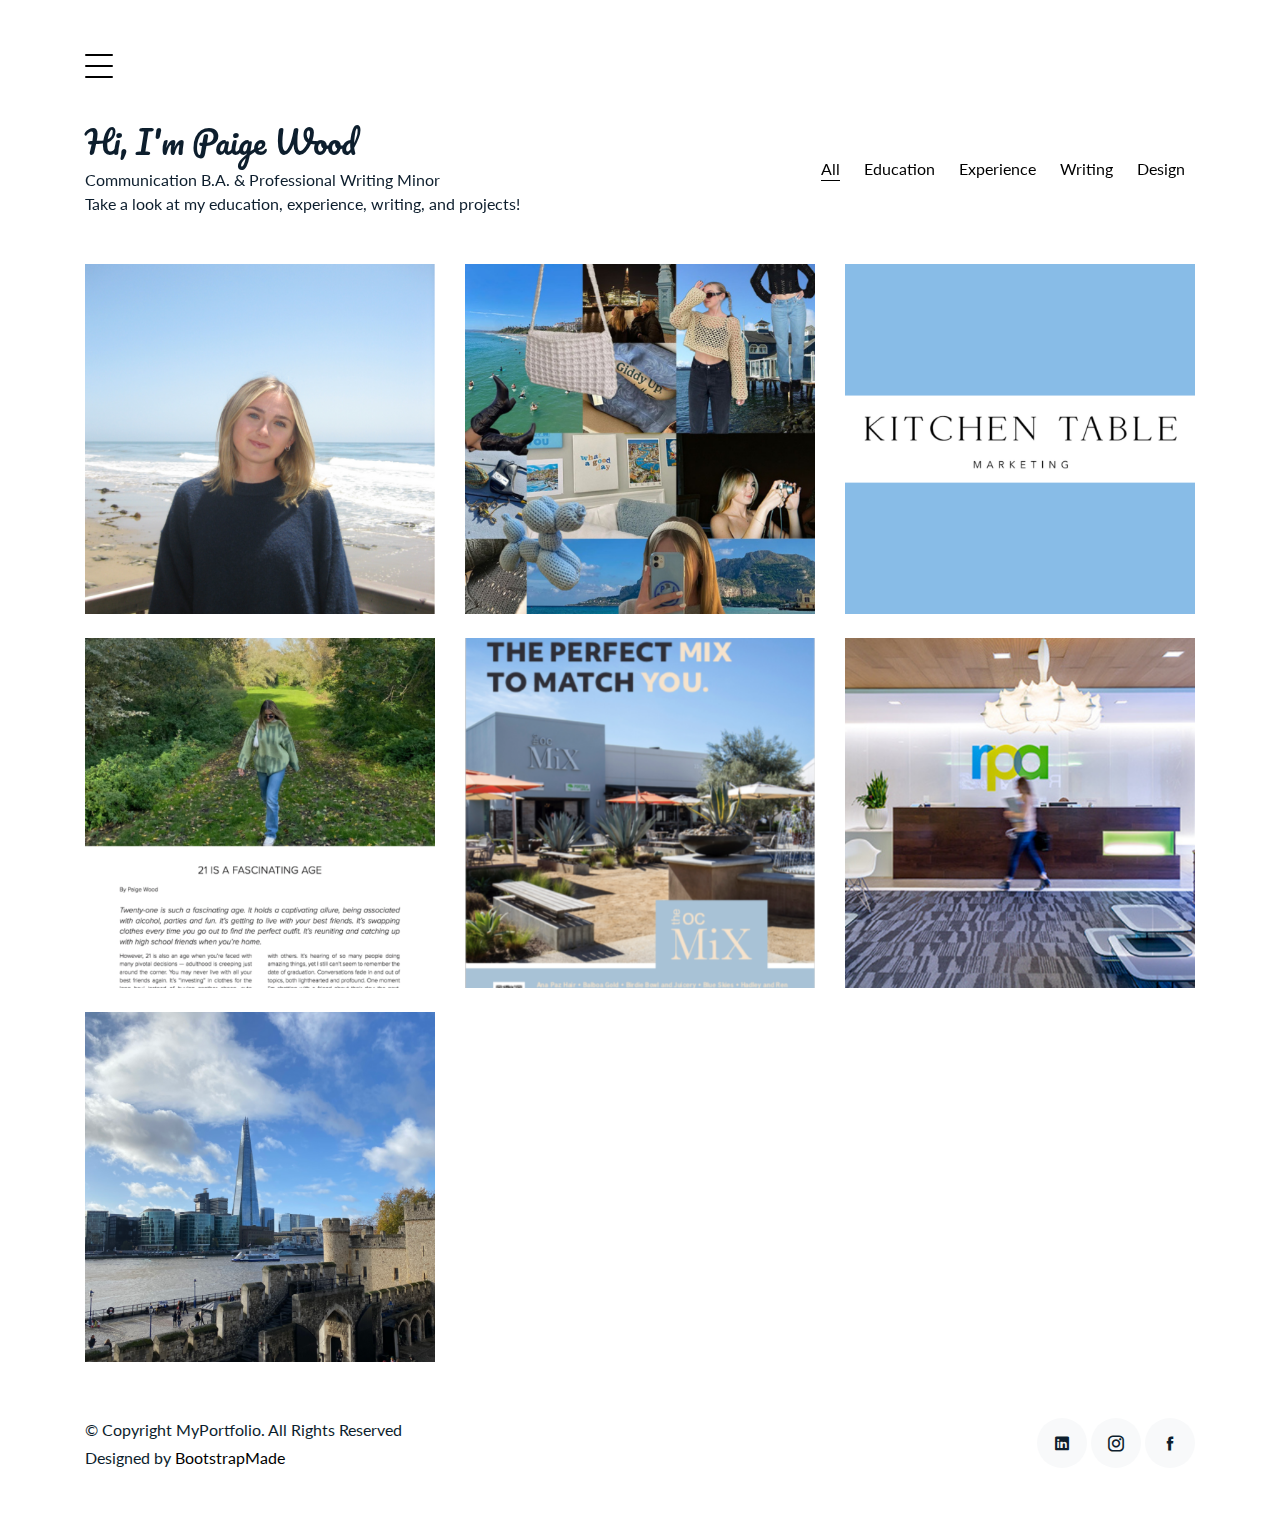
<file: index.html>
<!DOCTYPE html>
<html lang="en">

<head>
  <meta charset="utf-8">
  <title>Paige Wood Portfolio</title>
  <meta content="width=device-width, initial-scale=1.0" name="viewport">
  <meta content="" name="keywords">
  <meta content="" name="description">
<link
href="https://fonts.googleapis.com/css2?family=Material+Symbols+
Outlined" rel="stylesheet" /> 
    
  <!-- Favicons 
<link rel="apple-touch-icon" sizes="180x180" href="/apple-touch-icon.png">
<link rel="icon" type="image/png" sizes="32x32" href="/favicon-32x32.png">
<link rel="icon" type="image/png" sizes="16x16" href="/favicon-16x16.png">
<link rel="manifest" href="/site.webmanifest"> -->
    <link rel="icon" href="favicon.ico">
    
  <!-- Google Fonts -->
<style>
@import url('https://fonts.googleapis.com/css2?family=Lato:ital,wght@0,100;0,300;0,400;0,700;0,900;1,100;1,300;1,400;1,700;1,900&family=Pacifico&display=swap');
</style>

  <!-- Bootstrap CSS File -->
  <link href="vendor/bootstrap/css/bootstrap.min.css" rel="stylesheet">

  <!-- Vendor CSS Files -->
  <link href="vendor/icofont/icofont.min.css" rel="stylesheet">
  <link href="vendor/line-awesome/css/line-awesome.min.css" rel="stylesheet">
  <link href="vendor/aos/aos.css" rel="stylesheet">
  <link href="vendor/owlcarousel/assets/owl.carousel.min.css" rel="stylesheet">

  <!-- Template Main CSS File -->
  <link href="css/style.css" rel="stylesheet">

  <!-- =======================================================
    Template Name: MyPortfolio
    Template URL: https://bootstrapmade.com/myportfolio-bootstrap-portfolio-website-template/
    Author: BootstrapMade.com
    Author URL: https://bootstrapmade.com/
  ======================================================= -->
</head>

<body>

  <div class="collapse navbar-collapse custom-navmenu" id="main-navbar">
    <div class="container py-2 py-md-5">
      <div class="row align-items-start">
        <div class="col-md-2">
          <ul class="custom-menu">
            <li class="active"><a href="index.html">Home</a></li>
            <li><a href="about.html">About Me</a></li>
            <li><a href="contact.html">Contact</a></li>
          </ul>
        </div>
        <div class="col-md-6 d-none d-md-block  mr-auto">
        </div>
        <div class="col-md-4 d-none d-md-block">
        </div>
      </div>

    </div>
  </div>

<nav class="navbar navbar-light custom-navbar">
    <div class="container">
       <!--<a class="navbar-brand" href="index.html">Paige Wood</a>-->

      <a href="#" class="burger" data-toggle="collapse" data-target="#main-navbar">
        <span></span>
      </a>
     </div>
  </nav>

  <main id="main">

    <div class="site-section site-portfolio">
      <div class="container">
        <div class="row mb-5 align-items-center">
          <div class="col-md-12 col-lg-6 mb-4 mb-lg-0" data-aos="fade-up">
            <h2>Hi, I'm Paige Wood</h2>
            <p class="mb-0">Communication B.A. &amp; Professional Writing Minor</p>
            <p class="mb-0">Take a look at my education, experience, writing, and projects!</p>
          </div>
          <div class="col-md-12 col-lg-6 text-left text-lg-right" data-aos="fade-up" data-aos-delay="100">
            <div id="filters" class="filters">
              <a href="#" data-filter="*" class="active">All</a>
              <a href="#" data-filter=".web">Education</a>
              <a href="#" data-filter=".design">Experience</a>
              <a href="#" data-filter=".branding">Writing</a>
              <a href="#" data-filter=".photography">Design</a>
            </div>
          </div>
        </div>
        <div id="portfolio-grid" class="row no-gutter" data-aos="fade-up" data-aos-delay="200">
          <div class="item web col-sm-6 col-md-4 col-lg-4 mb-4">
            <a href="hsandcollege.html" class="item-wrap fancybox">
              <div class="work-info">
                <h3>High School and College</h3>
                <span>Education</span>
              </div>
              <img class="img-fluid" src="HSGrad.png">
            </a>
          </div>
          <div class="item photography col-sm-6 col-md-4 col-lg-4 mb-4">
            <a href="bsg.html" class="item-wrap fancybox">
              <div class="work-info">
                <h3>Brand Style Guide</h3>
                <span>Design</span>
              </div>
              <img class="img-fluid" src="bsgcover.png">
            </a>
          </div>
            <div class="item design col-sm-6 col-md-4 col-lg-4 mb-4">
            <a href="ktm.html" class="item-wrap fancybox">
              <div class="work-info">
                <h3>Kitchen Table Marketing + PR</h3>
                <span>Experience</span>
              </div>
              <img class="img-fluid" src="ktmcover.png">
            </a>
          </div>
          <div class="item branding col-sm-6 col-md-4 col-lg-4 mb-4">
            <a href="tableau.html" class="item-wrap fancybox">
              <div class="work-info">
                <h3>Tableau Magazine</h3>
                <span>Writing</span>
              </div>
              <img class="img-fluid" src="tableaucover.png">
            </a>
          </div>
          <div class="item photography item design col-sm-6 col-md-4 col-lg-4 mb-4">
            <a href="services.html" class="item-wrap fancybox">
              <div class="work-info">
                <h3>Graphic Design</h3>
                <span>Experience & Design</span>
              </div>
              <img class="img-fluid" src="DesignCover.png">
            </a>
          </div>

          <div class="item design col-sm-6 col-md-4 col-lg-4 mb-4">
            <a href="rpa.html" class="item-wrap fancybox">
              <div class="work-info">
                <h3>RPA Advertising</h3>
                <span>Experience</span>
              </div>
              <img class="img-fluid" src="rpacover.png">
            </a>
          </div>
          <div class="item web col-sm-6 col-md-4 col-lg-4 mb-4">
            <a href="london.html" class="item-wrap fancybox">
              <div class="work-info">
                <h3>Accent Global Learning- London Study Center</h3>
                <span>Education</span>
              </div>
              <img class="img-fluid" src="London.png">
            </a>
          </div>
        </div>
      </div>
    </div>

   <!-- <div class="site-section">
      <div class="container">
        <div class="row justify-content-center text-center mb-4">
          <div class="col-5">
            <h3 class="h3 heading">Connect with me on Linkedin!</h3>
              <img src="AboutMe.JPG" alt="Image" class="img-fluid">
            <p>Lorem ipsum dolor sit amet consectetur adipisicing elit explicabo inventore.</p>
          </div>
        </div>
        

        </div>
      </div> -->


    <!--<div class="site-section">
      <div class="container">
        <div class="row justify-content-center text-center mb-4">
          <div class="col-5">
            <h3 class="h3 heading">My Services</h3>
            <p>Lorem ipsum dolor sit amet consectetur adipisicing elit explicabo inventore.</p>
          </div>
        </div>
        <div class="row">

          <div class="col-12 col-sm-6 col-md-6 col-lg-3">
            <span class="la la-cube la-3x mb-4"></span>
            <h4 class="h4 mb-2">Web Design</h4>
            <p>Lorem ipsum dolor sit amet consectetur adipisicing elit explicabo inventore.</p>
            <ul class="list-unstyled list-line">
              <li>Lorem ipsum dolor sit amet consectetur adipisicing</li>
              <li>Non pariatur nisi</li>
              <li>Magnam soluta quod</li>
              <li>Lorem ipsum dolor</li>
              <li>Cumque quae aliquam</li>
            </ul>
          </div>
          <div class="col-12 col-sm-6 col-md-6 col-lg-3">
            <span class="la la-mobile la-3x mb-4"></span>
            <h4 class="h4 mb-2">Mobile Applications</h4>
            <p>Lorem ipsum dolor sit amet consectetur adipisicing elit explicabo inventore.</p>
            <ul class="list-unstyled list-line">
              <li>Lorem ipsum dolor sit amet consectetur adipisicing</li>
              <li>Non pariatur nisi</li>
              <li>Magnam soluta quod</li>
              <li>Lorem ipsum dolor</li>
              <li>Cumque quae aliquam</li>
            </ul>
          </div>
          <div class="col-12 col-sm-6 col-md-6 col-lg-3">
            <span class="la la-image la-3x mb-4"></span>
            <h4 class="h4 mb-2">Graphic Design</h4>
            <p>Lorem ipsum dolor sit amet consectetur adipisicing elit explicabo inventore.</p>
            <ul class="list-unstyled list-line">
              <li>Lorem ipsum dolor sit amet consectetur adipisicing</li>
              <li>Non pariatur nisi</li>
              <li>Magnam soluta quod</li>
              <li>Lorem ipsum dolor</li>
              <li>Cumque quae aliquam</li>
            </ul>
          </div>
          <div class="col-12 col-sm-6 col-md-6 col-lg-3">
            <span class="la la-search la-3x mb-4"></span>
            <h4 class="h4 mb-2">SEO</h4>
            <p>Lorem ipsum dolor sit amet consectetur adipisicing elit explicabo inventore.</p>
            <ul class="list-unstyled list-line">
              <li>Lorem ipsum dolor sit amet consectetur adipisicing</li>
              <li>Non pariatur nisi</li>
              <li>Magnam soluta quod</li>
              <li>Lorem ipsum dolor</li>
              <li>Cumque quae aliquam</li>
            </ul>
          </div>
        </div>
      </div>
    </div>
      
      <div class="site-section pt-0">
      <div class="container">
-->

<!--Quotes 
<div class="owl-carousel testimonial-carousel">

          <div class="testimonial-wrap">
            <div class="testimonial">
              <img src="AboutMe.JPG" alt="Image" class="img-fluid">
              <blockquote>
                <p>Lorem ipsum dolor sit amet consectetur adipisicing elit. Quisquam necessitatibus incidunt ut officiis
                  explicabo inventore.</p>
              </blockquote>
              <p>&mdash; Jean Hicks</p>
            </div>
          </div>

         <div class="testimonial-wrap">
            <div class="testimonial">
              <img src="img/person_2.jpg" alt="Image" class="img-fluid">
              <blockquote>
                <p>Lorem ipsum dolor sit amet consectetur adipisicing elit. Quisquam necessitatibus incidunt ut officiis
                  explicabo inventore.</p>
              </blockquote>
              <p>&mdash; Chris Stanworth</p>
            </div>
          </div>
        </div>
      </div>
    </div>
  </main> -->
  <footer class="footer" role="contentinfo">
    <div class="container">
      <div class="row">
        <div class="col-sm-6">
          <p class="mb-1">&copy; Copyright MyPortfolio. All Rights Reserved</p>
          <div class="credits"> 
            

<!--
              All the links in the footer should remain intact.
              You can delete the links only if you purchased the pro version.
              Licensing information: https://bootstrapmade.com/license/
              Purchase the pro version with working PHP/AJAX contact form: https://bootstrapmade.com/buy/?theme=MyPortfolio
            -->
            Designed by <a href="https://bootstrapmade.com/">BootstrapMade</a>
          </div>
        </div>
         <div class="col-sm-6 social text-md-right">
          <a href="https://www.linkedin.com/in/paige-wood/"><span class="icofont-linkedin"></span></a>
            <a href="https://www.instagram.com/paigewood2/"><span class="icofont-instagram"></span></a>
          <a href="https://www.facebook.com/paige.wood.5015?mibextid=LQQJ4d"><span class="icofont-facebook"></span></a>
     </div>
      </div>
    </div>
  </footer>

  <!-- Vendor JS Files -->
  <script src="vendor/jquery/jquery.min.js"></script>
  <script src="vendor/jquery/jquery-migrate.min.js"></script>
  <script src="vendor/bootstrap/js/bootstrap.min.js"></script>
  <script src="vendor/easing/easing.min.js"></script>
  <script src="vendor/php-email-form/validate.js"></script>
  <script src="vendor/isotope/isotope.pkgd.min.js"></script>
  <script src="vendor/aos/aos.js"></script>
  <script src="vendor/owlcarousel/owl.carousel.min.js"></script>

  <!-- Template Main JS File -->
  <script src="js/main.js"></script>

</body>

</html>
</file>
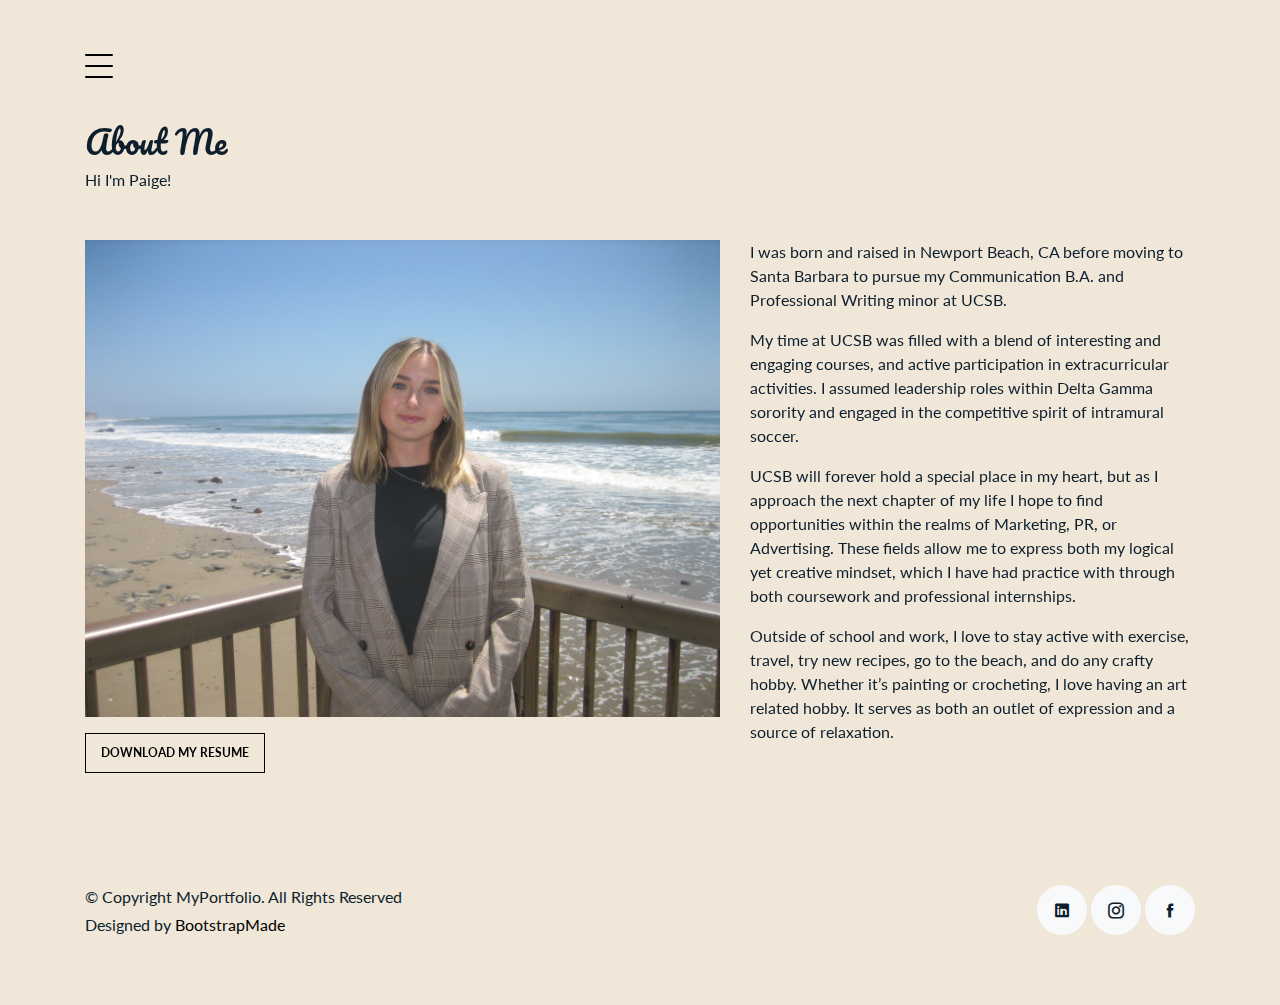
<file: about.html>
<!DOCTYPE html>
<html lang="en">

<head>
  <meta charset="utf-8">
  <title>About Me</title>
  <meta content="width=device-width, initial-scale=1.0" name="viewport">
  <meta content="" name="keywords">
  <meta content="" name="description">

  <!-- Favicons -->
  <link rel="icon" href="favicon.ico">

  <!-- Google Fonts 
  <link href="https://fonts.googleapis.com/css?family=Inconsolata:400,700|Raleway:400,700&display=swap"
    rel="stylesheet">-->
  <style>
@import url('https://fonts.googleapis.com/css2?family=Lato:ital,wght@0,100;0,300;0,400;0,700;0,900;1,100;1,300;1,400;1,700;1,900&family=Pacifico&display=swap');
</style>

  <!-- Bootstrap CSS File -->
  <link href="vendor/bootstrap/css/bootstrap.min.css" rel="stylesheet">

  <!-- Vendor CSS Files -->
  <link href="vendor/icofont/icofont.min.css" rel="stylesheet">
  <link href="vendor/line-awesome/css/line-awesome.min.css" rel="stylesheet">
  <link href="vendor/aos/aos.css" rel="stylesheet">
  <link href="vendor/owlcarousel/assets/owl.carousel.min.css" rel="stylesheet">

  <!-- Template Main CSS File -->
  <link href="css/style.css" rel="stylesheet">

  <!-- =======================================================
    Template Name: MyPortfolio
    Template URL: https://bootstrapmade.com/myportfolio-bootstrap-portfolio-website-template/
    Author: BootstrapMade.com
    Author URL: https://bootstrapmade.com/
  ======================================================= -->
</head>

<body>
    <style> 
        body{
            background-color:#f0e7d8;
        }
    
    </style>

  <div class="collapse navbar-collapse custom-navmenu" id="main-navbar">
    <div class="container py-2 py-md-5">
      <div class="row align-items-start">
        <div class="col-md-2">
          <ul class="custom-menu">
            <li><a href="index.html">Home</a></li>
            <li class="active"><a href="about.html">About Me</a></li>
            <li><a href="contact.html">Contact</a></li>
          </ul>
        </div>
        <div class="col-md-6 d-none d-md-block  mr-auto">
          <div class="tweet d-flex">
          </div>
        </div>
        <div class="col-md-4 d-none d-md-block">
        </div>
      </div>

    </div>
  </div>

  <nav class="navbar navbar-light custom-navbar">
    <div class="container">

      <a href="#" class="burger" data-toggle="collapse" data-target="#main-navbar">
        <span></span>
      </a>

    </div>
  </nav>



  <main id="main">

    <div class="site-section pb-0 site-portfolio">
      <div class="container">
        <div class="row mb-5 align-items-end">
          <div class="col-md-6" data-aos="fade-up">
            <h2>About Me</h2>
            <p class="mb-0">Hi I'm Paige!</p>
          </div>

        </div>


        <div class="row">
         <div class="col-md-5 ml-auto order-2" data-aos="fade-up">
             <p>I was born and raised in Newport Beach, CA before moving to Santa Barbara to pursue my Communication B.A. and Professional Writing minor at UCSB.</p>
             <p>My time at UCSB was filled with a blend of interesting and engaging courses, and active participation in extracurricular activities. I assumed leadership roles within Delta Gamma sorority and engaged in the competitive spirit of intramural soccer. </p>
            <p>UCSB will forever hold a special place in my heart, but as I approach the next chapter of my life I hope to find opportunities within the realms of Marketing, PR, or Advertising. These fields allow me to express both my logical yet creative mindset, which I have had practice with through both coursework and professional internships.  </p>
            <p>Outside of school and work, I love to stay active with exercise, travel, try new recipes, go to the beach, and do any crafty hobby. Whether it’s painting or crocheting, I love having an art related hobby. It serves as both an outlet of expression and a source of relaxation. </p>
          </div> 

          <div class="col-md-7 mb-5 mb-md-0" data-aos="fade-up">
            <p><img src="AboutMe.JPG" alt="Image" class="img-fluid"></p>
            <p><a href="Paige%20Wood%20Resume.pdf" class="readmore">Download my resume</a></p>
          </div>
          </div>
      </div>
    </div>

  </main>
  <footer class="footer mt-5 pt-5" role="contentinfo">
    <div class="container">
      <div class="row">
        <div class="col-sm-6">
          <p class="mb-1">&copy; Copyright MyPortfolio. All Rights Reserved</p>
          <div class="credits">
            <!--
              All the links in the footer should remain intact.
              You can delete the links only if you purchased the pro version.
              Licensing information: https://bootstrapmade.com/license/
              Purchase the pro version with working PHP/AJAX contact form: https://bootstrapmade.com/buy/?theme=MyPortfolio
            -->
            Designed by <a href="https://bootstrapmade.com/">BootstrapMade</a>
          </div>
        </div>
        <div class="col-sm-6 social text-md-right">
          <a href="https://www.instagram.com/paigewood2/"><span class="icofont-linkedin"></span></a>
            <a href="https://www.instagram.com/paigewood2/"><span class="icofont-instagram"></span></a>
          <a href="https://www.facebook.com/paige.wood.5015?mibextid=LQQJ4d"><span class="icofont-facebook"></span></a>
        </div>
      </div>
    </div>
  </footer>

  <!-- Vendor JS Files -->
  <script src="vendor/jquery/jquery.min.js"></script>
  <script src="vendor/jquery/jquery-migrate.min.js"></script>
  <script src="vendor/bootstrap/js/bootstrap.min.js"></script>
  <script src="vendor/easing/easing.min.js"></script>
  <script src="vendor/php-email-form/validate.js"></script>
  <script src="vendor/isotope/isotope.pkgd.min.js"></script>
  <script src="vendor/aos/aos.js"></script>
  <script src="vendor/owlcarousel/owl.carousel.min.js"></script>

  <!-- Template Main JS File -->
  <script src="js/main.js"></script>
</body>

</html>
</file>
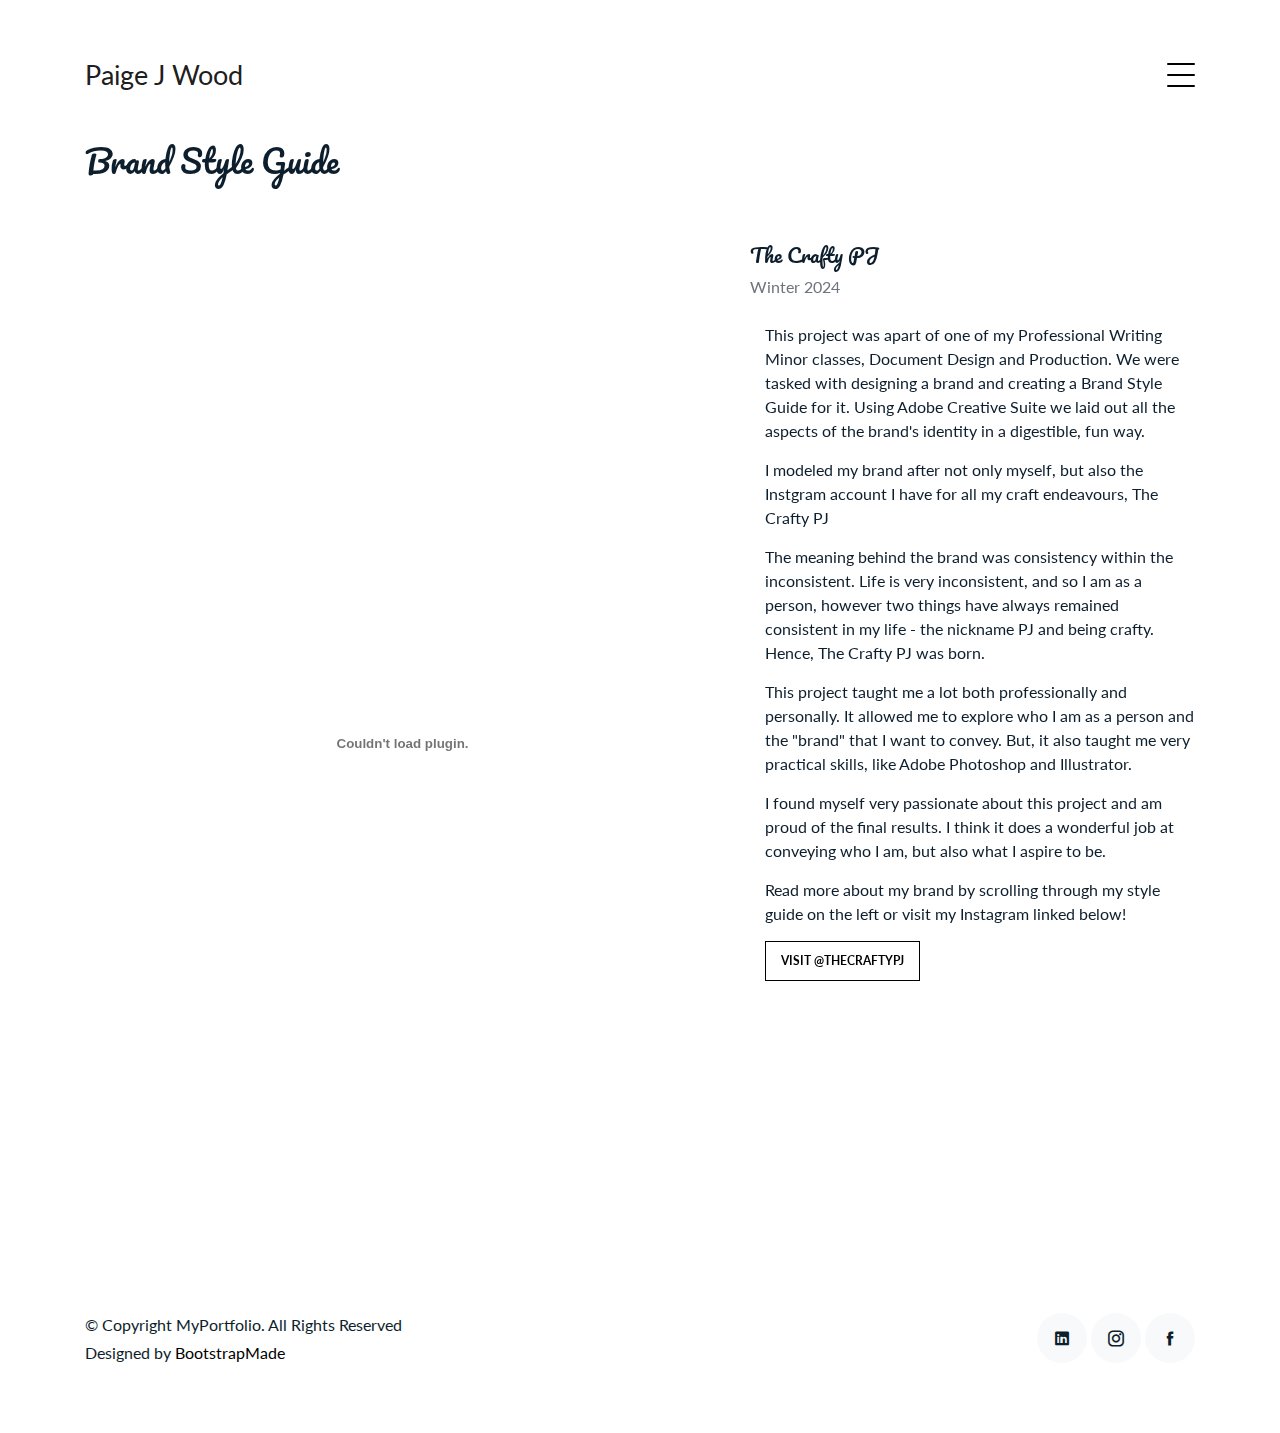
<file: bsg.html>
<!DOCTYPE html>
<html lang="en">

<head>
  <meta charset="utf-8">
  <title>Brand Style Guide</title>
  <meta content="width=device-width, initial-scale=1.0" name="viewport">
  <meta content="" name="keywords">
  <meta content="" name="description">

  <!-- Favicons -->
   <link rel="icon" href="favicon.ico">

  <!-- Google Fonts -->
  <style>
@import url('https://fonts.googleapis.com/css2?family=Lato:ital,wght@0,100;0,300;0,400;0,700;0,900;1,100;1,300;1,400;1,700;1,900&family=Pacifico&display=swap');
</style>

  <!-- Bootstrap CSS File -->
  <link href="vendor/bootstrap/css/bootstrap.min.css" rel="stylesheet">

  <!-- Vendor CSS Files -->
  <link href="vendor/icofont/icofont.min.css" rel="stylesheet">
  <link href="vendor/line-awesome/css/line-awesome.min.css" rel="stylesheet">
  <link href="vendor/aos/aos.css" rel="stylesheet">
  <link href="vendor/owlcarousel/assets/owl.carousel.min.css" rel="stylesheet">

  <!-- Template Main CSS File -->
  <link href="css/style.css" rel="stylesheet">

  <!-- =======================================================
    Template Name: MyPortfolio
    Template URL: https://bootstrapmade.com/myportfolio-bootstrap-portfolio-website-template/
    Author: BootstrapMade.com
    Author URL: https://bootstrapmade.com/
  ======================================================= -->
</head>

<body>


  <div class="collapse navbar-collapse custom-navmenu" id="main-navbar">
    <div class="container py-2 py-md-5">
      <div class="row align-items-start">
        <div class="col-md-2">
          <ul class="custom-menu">
            <li><a href="index.html">Home</a></li>
            <li><a href="about.html">About Me</a></li>
            <li><a href="contact.html">Contact</a></li>
          </ul>
        </div>
        <div class="col-md-6 d-none d-md-block  mr-auto">
            </div>
          </div>
        </div>
      </div>

  <nav class="navbar navbar-light custom-navbar">
    <div class="container">
      <a class="navbar-brand" href="index.html">Paige J Wood</a>

      <a href="#" class="burger" data-toggle="collapse" data-target="#main-navbar">
        <span></span>
      </a>

    </div>
  </nav>



  <main id="main">

    <div class="site-section">
      <div class="container">
        <div class="row mb-4 align-items-center">
          <div class="col-md-6" data-aos="fade-up">

            <h2>Brand Style Guide</h2>

          </div>


        </div>
      </div>

      <div class="site-section pb-0">
        <div class="container">
          <div class="row align-items-stretch">
            <div class="col-md-7" data-aos="fade-up">
            <embed src="BSG.pdf" type="application/pdf" width="100%" height="1000px"/>
            </div>
            <div class="col-md-5 ml-auto" data-aos="fade-up" data-aos-delay="100">
                <h3 class="h3">The Crafty PJ</h3>
                <p class="mb-4"><span class="text-muted">Winter 2024</span></p>

                <h4 class="h4 mb-3"></h4>
                <ul>
                  <li>This project was apart of one of my Professional Writing Minor classes, Document Design and Production. We were tasked with designing a brand and creating a Brand Style Guide for it. Using Adobe Creative Suite we laid out all the aspects of the brand's identity in a digestible, fun way. </li>
                    <li>I modeled my brand after not only myself, but also the Instgram account I have for all my craft endeavours, The Crafty PJ</li>
                    <li>The meaning behind the brand was consistency within the inconsistent. Life is very inconsistent, and so I am as a person, however two things have always remained consistent in my life - the nickname PJ and being crafty. Hence, The Crafty PJ was born. </li>
                    <li>This project taught me a lot both professionally and personally. It allowed me to explore who I am as a person and the "brand" that I want to convey. But, it also taught me very practical skills, like Adobe Photoshop and Illustrator.</li>
                    <li>I found myself very passionate about this project and am proud of the final results. I think it does a wonderful job at conveying who I am, but also what I aspire to be. </li>
                    <li>Read more about my brand by scrolling through my style guide on the left or visit my Instagram linked below!</li>
                
                  
                

                <p><a href="https://www.instagram.com/thecraftypj?utm_source=ig_web_button_share_sheet&igsh=ZDNlZDc0MzIxNw==" target="_blank"class="readmore">Visit @thecraftypj</a></p>
                </ul>   
          </div>
            </div>
          </div>
        </div>
      </div>


     <!-- <div class="site-section pb-0">
        <div class="container">
          <div class="row justify-content-center text-center mb-4">
            <div class="col-5">
              <h3 class="h3 heading">More Works</h3>
              <p>Lorem ipsum dolor sit amet consectetur adipisicing elit explicabo inventore.</p>
            </div>
          </div>

          <div class="row" data-aos="fade-up" data-aos-delay="200">
            <div class="item web col-sm-6 col-md-4 col-lg-4 mb-4">
              <a href="work-single.html" class="item-wrap fancybox">
                <div class="work-info">
                  <h3>Boxed Water</h3>
                  <span>Web</span>
                </div>
                <img class="img-fluid" src="img/img_1.jpg">
              </a>
            </div>
            <div class="item photography col-sm-6 col-md-4 col-lg-4 mb-4">
              <a href="work-single.html" class="item-wrap fancybox">
                <div class="work-info">
                  <h3>Build Indoo</h3>
                  <span>Photography</span>
                </div>
                <img class="img-fluid" src="img/img_2.jpg">
              </a>
            </div>
            <div class="item branding col-sm-6 col-md-4 col-lg-4 mb-4">
              <a href="work-single.html" class="item-wrap fancybox">
                <div class="work-info">
                  <h3>Cocooil</h3>
                  <span>Branding</span>
                </div>
                <img class="img-fluid" src="img/img_3.jpg">
              </a>
            </div>
            <div class="item design col-sm-6 col-md-4 col-lg-4 mb-4">
              <a href="work-single.html" class="item-wrap fancybox">
                <div class="work-info">
                  <h3>Nike Shoe</h3>
                  <span>Design</span>
                </div>
                <img class="img-fluid" src="img/img_4.jpg">
              </a>
            </div>
            <div class="item photography col-sm-6 col-md-4 col-lg-4 mb-4">
              <a href="work-single.html" class="item-wrap fancybox">
                <div class="work-info">
                  <h3>Kitchen Sink</h3>
                  <span>Photography</span>
                </div>
                <img class="img-fluid" src="img/img_5.jpg">
              </a>
            </div>
            <div class="item branding col-sm-6 col-md-4 col-lg-4 mb-4">
              <a href="work-single.html" class="item-wrap fancybox">
                <div class="work-info">
                  <h3>Amazon</h3>
                  <span>brandingn</span>
                </div>
                <img class="img-fluid" src="img/img_6.jpg">
              </a>
            </div>
          </div>
        </div>
      </div> -->



      <div class="site-section pb-0">
        <!--<div class="container">

          <div class="owl-carousel testimonial-carousel">

            <div class="testimonial-wrap">
              <div class="testimonial">
                <img src="img/person_1.jpg" alt="Image" class="img-fluid">
                <blockquote>
                  <p>Lorem ipsum dolor sit amet consectetur adipisicing elit. Quisquam necessitatibus incidunt ut
                    officiis explicabo inventore.</p>
                </blockquote>
                <p>&mdash; Jean Hicks</p>
              </div>
            </div>

            <div class="testimonial-wrap">
              <div class="testimonial">
                <img src="img/person_2.jpg" alt="Image" class="img-fluid">
                <blockquote>
                  <p>Lorem ipsum dolor sit amet consectetur adipisicing elit. Quisquam necessitatibus incidunt ut
                    officiis explicabo inventore.</p>
                </blockquote>
                <p>&mdash; Chris Stanworth</p>
              </div>
            </div>

          </div>

        </div>
      </div> -->
  </main>
  
  <footer class="footer" role="contentinfo">
    <div class="container">
      <div class="row">
        <div class="col-sm-6">
          <p class="mb-1">&copy; Copyright MyPortfolio. All Rights Reserved</p>
          <div class="credits">
            <!--
              All the links in the footer should remain intact.
              You can delete the links only if you purchased the pro version.
              Licensing information: https://bootstrapmade.com/license/
              Purchase the pro version with working PHP/AJAX contact form: https://bootstrapmade.com/buy/?theme=MyPortfolio
            -->
            Designed by <a href="https://bootstrapmade.com/">BootstrapMade</a>
          </div>
        </div>
       <div class="col-sm-6 social text-md-right">
          <a href="https://www.linkedin.com/in/paige-wood/"><span class="icofont-linkedin"></span></a>
            <a href="https://www.instagram.com/paigewood2/"><span class="icofont-instagram"></span></a>
          <a href="https://www.facebook.com/paige.wood.5015?mibextid=LQQJ4d"><span class="icofont-facebook"></span></a>
     </div>
     </div>
    </div>
  </footer>

  <!-- Vendor JS Files -->
  <script src="vendor/jquery/jquery.min.js"></script>
  <script src="vendor/jquery/jquery-migrate.min.js"></script>
  <script src="vendor/bootstrap/js/bootstrap.min.js"></script>
  <script src="vendor/easing/easing.min.js"></script>
  <script src="vendor/php-email-form/validate.js"></script>
  <script src="vendor/isotope/isotope.pkgd.min.js"></script>
  <script src="vendor/aos/aos.js"></script>
  <script src="vendor/owlcarousel/owl.carousel.min.js"></script>

  <!-- Template Main JS File -->
  <script src="js/main.js"></script>

</body>

</html>
</file>
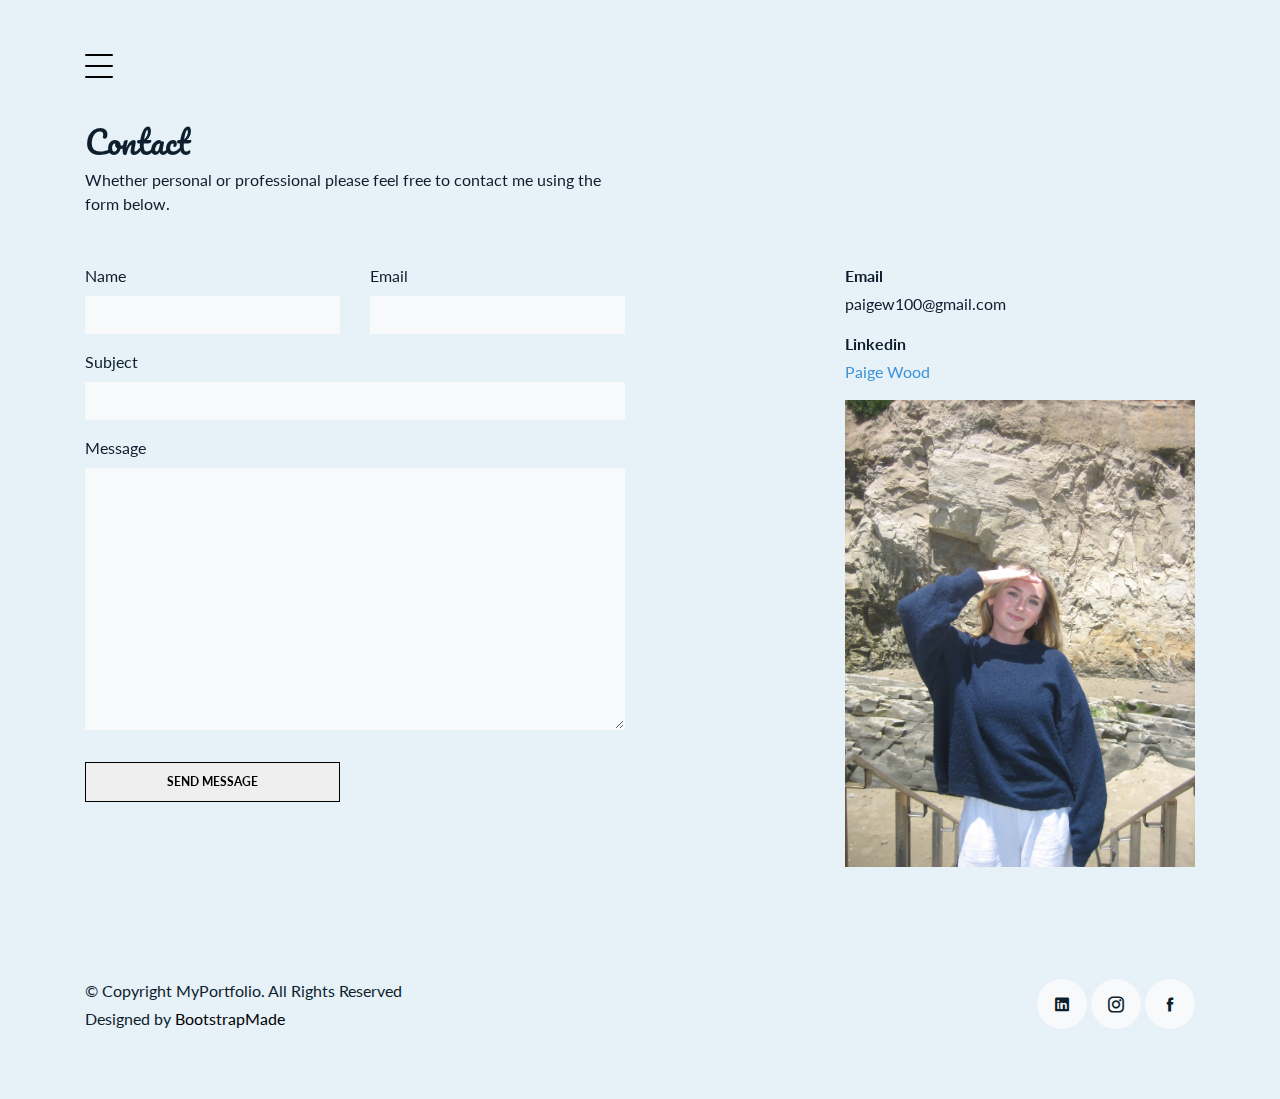
<file: contact.html>
<!DOCTYPE html>
<html lang="en">

<head>
  <meta charset="utf-8">
  <title>Contact - MyPortfolio</title>
  <meta content="width=device-width, initial-scale=1.0" name="viewport">
  <meta content="" name="keywords">
  <meta content="" name="description">

  <!-- Favicons -->
  <link rel="icon" href="favicon.ico">

  <!-- Google Fonts -->
<style>
@import url('https://fonts.googleapis.com/css2?family=Lato:ital,wght@0,100;0,300;0,400;0,700;0,900;1,100;1,300;1,400;1,700;1,900&family=Pacifico&display=swap');
</style>

  <!-- Bootstrap CSS File -->
  <link href="vendor/bootstrap/css/bootstrap.min.css" rel="stylesheet">

  <!-- Vendor CSS Files -->
  <link href="vendor/icofont/icofont.min.css" rel="stylesheet">
  <link href="vendor/line-awesome/css/line-awesome.min.css" rel="stylesheet">
  <link href="vendor/aos/aos.css" rel="stylesheet">
  <link href="vendor/owlcarousel/assets/owl.carousel.min.css" rel="stylesheet">

  <!-- Template Main CSS File -->
  <link href="css/style.css" rel="stylesheet">

  <!-- =======================================================
    Template Name: MyPortfolio
    Template URL: https://bootstrapmade.com/myportfolio-bootstrap-portfolio-website-template/
    Author: BootstrapMade.com
    Author URL: https://bootstrapmade.com/
  ======================================================= -->
</head>

<body>
    <style> 
        body{
            background-color:#E7F1F8;
        }
    
    </style>

  <div class="collapse navbar-collapse custom-navmenu" id="main-navbar">
    <div class="container py-2 py-md-5">
      <div class="row align-items-start">
        <div class="col-md-2">
          <ul class="custom-menu">
            <li><a href="index.html">Home</a></li>
            <li><a href="about.html">About Me</a></li>
            <li class="active"><a href="contact.html">Contact</a></li>
          </ul>
        </div>
        <div class="col-md-6 d-none d-md-block  mr-auto">
          <!--<div class="tweet d-flex">
            <div>
              <p><em>Explore more who I am and what I do! <br></em></p>
            </div>
          </div>-->
        </div>
        <div class="col-md-4 d-none d-md-block">
            <!--<h3>Hire Me</h3>
          <!--Lorem ipsum dolor sit amet consectetur adipisicing elit. Quisquam necessitatibus incidunt ut officiis
            explicabo inventore. <br> <a href="#">paigew100@gmail.com</a>-->
        </div>
      </div>

    </div>
  </div>

  <nav class="navbar navbar-light custom-navbar">
    <div class="container">
      <!--<a class="navbar-brand" href="index.html">MyPortfolio.</a>-->

      <a href="#" class="burger" data-toggle="collapse" data-target="#main-navbar">
        <span></span>
      </a>

    </div>
  </nav>

  <main id="main">

    <div class="site-section pb-0 site-portfolio">
      <div class="container">

        <div class="row mb-5 align-items-end">
          <div class="col-md-6" data-aos="fade-up">
            <h2>Contact</h2>
            <p class="mb-0">Whether personal or professional please feel free to contact me using the form below. 
            </p>
          </div>

        </div>

        <div class="row">
          <div class="col-md-6 mb-5 mb-md-0" data-aos="fade-up">
            
            <form action="https://formspree.io/f/xyyrodjq" method="post" role="form" class="php-email-form">
              
              <div class="row">
                <div class="col-md-6 form-group">
                  <label for="name">Name</label>
                  <input type="text" name="name" class="form-control" id="name" data-rule="minlen:4" data-msg="Please enter at least 4 chars" />
                  <div class="validate"></div>
                </div>
                <div class="col-md-6 form-group">
                  <label for="name">Email</label>
                  <input type="email" class="form-control" name="email" id="email" data-rule="email" data-msg="Please enter a valid email" />
                  <div class="validate"></div>
                </div>
                <div class="col-md-12 form-group">
                  <label for="name">Subject</label>
                  <input type="text" class="form-control" name="subject" id="subject" data-rule="minlen:4" data-msg="Please enter at least 8 chars of subject" />
                  <div class="validate"></div>
                </div>
                <div class="col-md-12 form-group">
                  <label for="name">Message</label>
                  <textarea class="form-control" name="message" cols="30" rows="10" data-rule="required" data-msg="Please write something for us"></textarea>
                  <div class="validate"></div>
                </div>


                <div class="col-md-12 mb-3">
                    <!--<div class="loading">Loading</div>
              <div class="error-message"></div> -->
                  <div class="sent-message">Your message has been sent. Thank you!</div>
                </div>

                <div class="col-md-6 form-group">
                  <input type="submit" class="readmore d-block w-100" value="Send Message">
                </div>
              </div>

            </form>
        

          </div>

          <div class="col-md-4 ml-auto order-2" data-aos="fade-up">
            <ul class="list-unstyled">
              <li class="mb-3">
                <strong class="d-block mb-1">Email</strong>
                <span>paigew100@gmail.com</span>
           <li class="mb-3">
                <strong class="d-block mb-1">Linkedin</strong>
               <a href="https://www.linkedin.com/in/paige-wood/">Paige Wood</a> </li>
             <li class="mb-3"> 
                 <img src="contact.JPG" alt="Image" class="img-fluid"> </li>
               
            </ul>
          </div>
            

        </div>

      </div>
        

    </div>
  </main>

  <footer class="footer mt-5 pt-5" role="contentinfo">
    <div class="container">
      <div class="row">
        <div class="col-sm-6">
          <p class="mb-1">&copy; Copyright MyPortfolio. All Rights Reserved</p>
          <div class="credits">
            <!--
              All the links in the footer should remain intact.
              You can delete the links only if you purchased the pro version.
              Licensing information: https://bootstrapmade.com/license/
              Purchase the pro version with working PHP/AJAX contact form: https://bootstrapmade.com/buy/?theme=MyPortfolio
            -->
            Designed by <a href="https://bootstrapmade.com/">BootstrapMade</a>
          </div>
        </div>
        <div class="col-sm-6 social text-md-right">
          <a href="https://www.linkedin.com/in/paige-wood/"><span class="icofont-linkedin"></span></a>
            <a href="https://www.instagram.com/paigewood2/"><span class="icofont-instagram"></span></a>
          <a href="https://www.facebook.com/paige.wood.5015?mibextid=LQQJ4d"><span class="icofont-facebook"></span></a>
          </div>
        </div>
    </div>
  </footer>

  <!-- Vendor JS Files -->
  <script src="vendor/jquery/jquery.min.js"></script>
  <script src="vendor/jquery/jquery-migrate.min.js"></script>
  <script src="vendor/bootstrap/js/bootstrap.min.js"></script>
  <script src="vendor/easing/easing.min.js"></script>
  <script src="vendor/php-email-form/validate.js"></script>
  <script src="vendor/isotope/isotope.pkgd.min.js"></script>
  <script src="vendor/aos/aos.js"></script>
  <script src="vendor/owlcarousel/owl.carousel.min.js"></script>

  <!-- Template Main JS File -->
  <script src="js/main.js"></script>

</body>

</html>
</file>
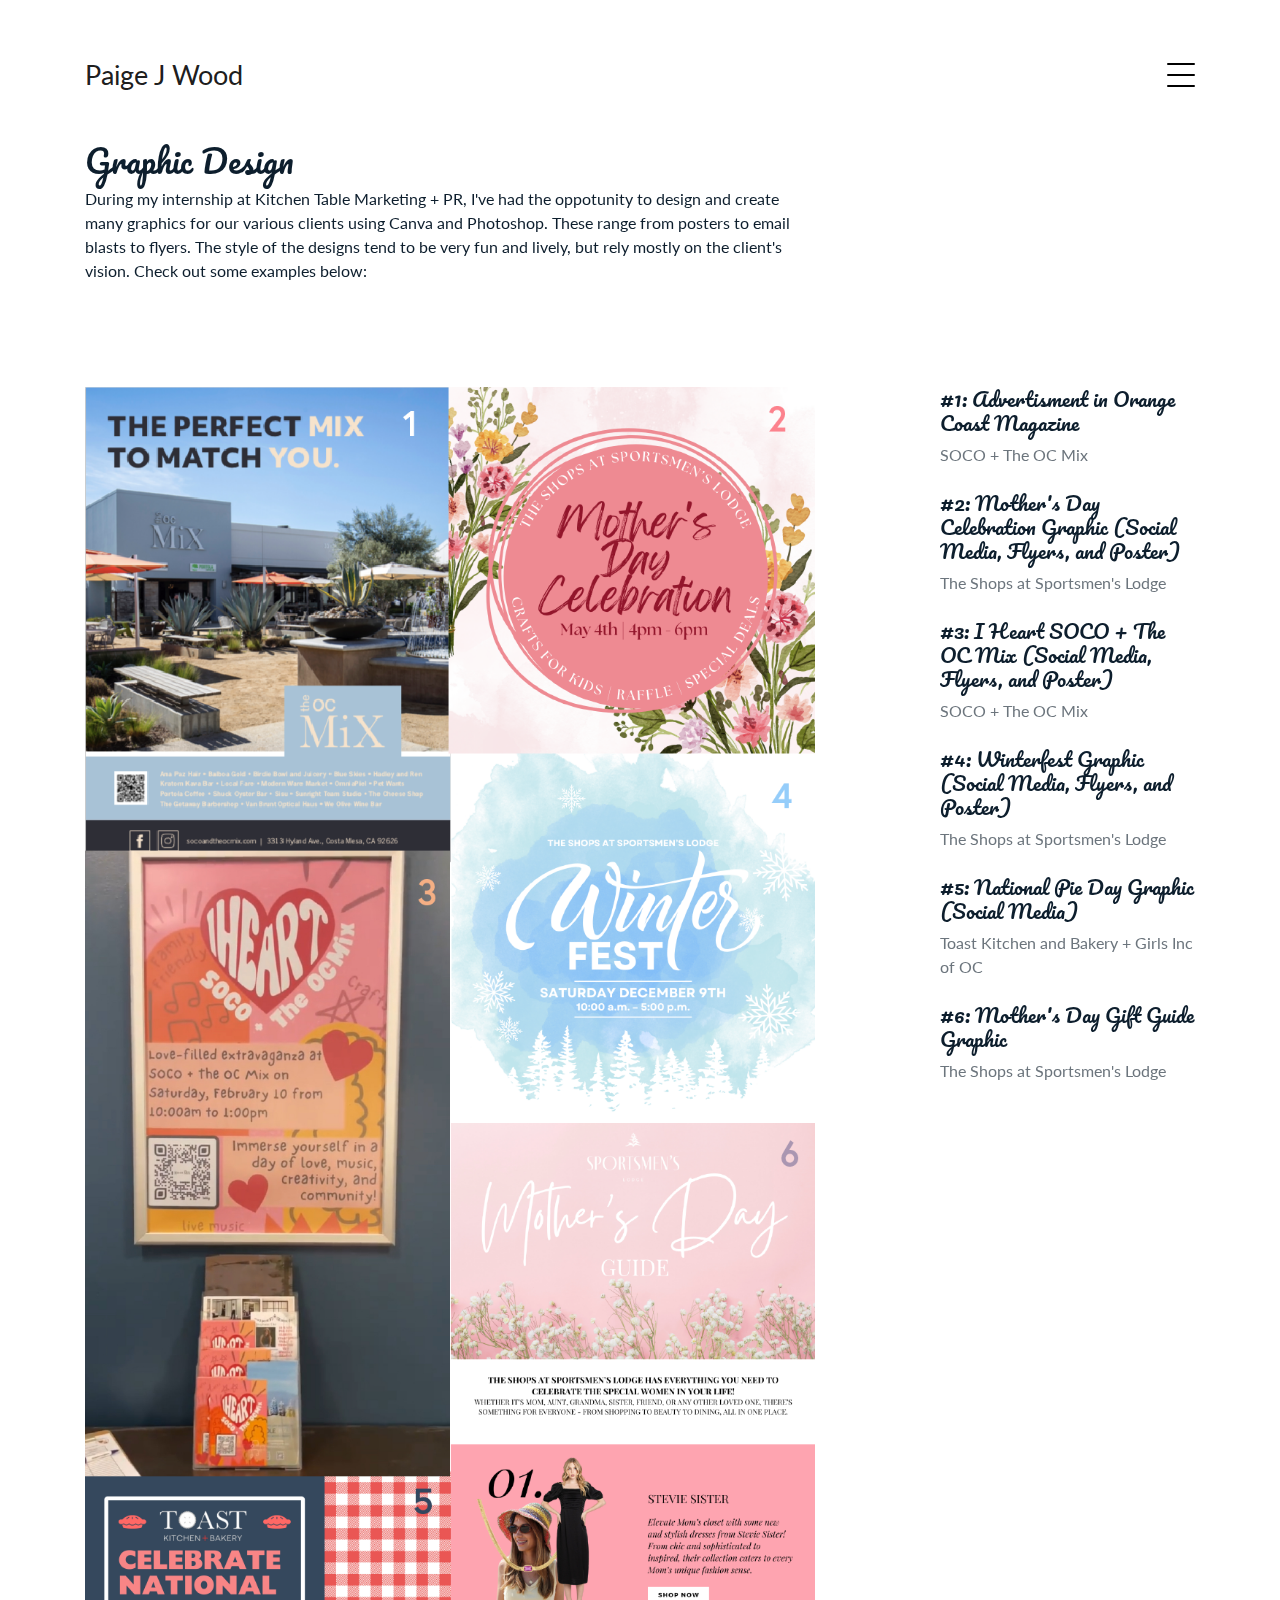
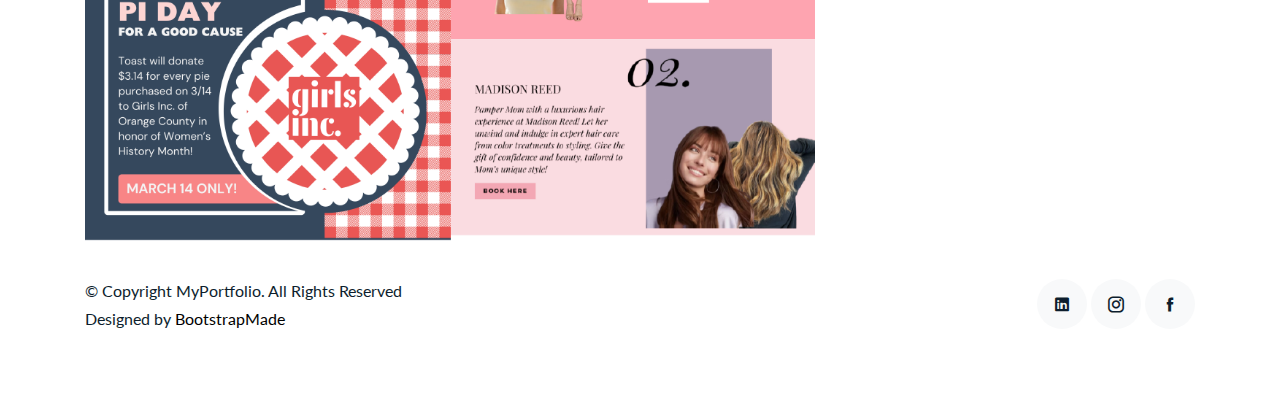
<file: design.html>
<!DOCTYPE html>
<html lang="en">

<head>
  <meta charset="utf-8">
  <title>Design</title>
  <meta content="width=device-width, initial-scale=1.0" name="viewport">
  <meta content="" name="keywords">
  <meta content="" name="description">

  <!-- Favicons -->
  <link rel="icon" href="favicon.ico">

  <!-- Google Fonts -->
  <style>
@import url('https://fonts.googleapis.com/css2?family=Lato:ital,wght@0,100;0,300;0,400;0,700;0,900;1,100;1,300;1,400;1,700;1,900&family=Pacifico&display=swap');
</style>

  <!-- Bootstrap CSS File -->
  <link href="vendor/bootstrap/css/bootstrap.min.css" rel="stylesheet">

  <!-- Vendor CSS Files -->
  <link href="vendor/icofont/icofont.min.css" rel="stylesheet">
  <link href="vendor/line-awesome/css/line-awesome.min.css" rel="stylesheet">
  <link href="vendor/aos/aos.css" rel="stylesheet">
  <link href="vendor/owlcarousel/assets/owl.carousel.min.css" rel="stylesheet">

  <!-- Template Main CSS File -->
  <link href="css/style.css" rel="stylesheet">

  <!-- =======================================================
    Template Name: MyPortfolio
    Template URL: https://bootstrapmade.com/myportfolio-bootstrap-portfolio-website-template/
    Author: BootstrapMade.com
    Author URL: https://bootstrapmade.com/
  ======================================================= -->
</head>

<body>


  <div class="collapse navbar-collapse custom-navmenu" id="main-navbar">
    <div class="container py-2 py-md-5">
      <div class="row align-items-start">
        <div class="col-md-2">
          <ul class="custom-menu">
            <li><a href="index.html">Home</a></li>
            <li><a href="about.html">About Me</a></li>
            <li><a href="contact.html">Contact</a></li>
          </ul>
        </div>
        <div class="col-md-6 d-none d-md-block  mr-auto">
        </div>
      </div>

    </div>
  </div>

  <nav class="navbar navbar-light custom-navbar">
    <div class="container">
      <a class="navbar-brand" href="index.html">Paige J Wood</a>

      <a href="#" class="burger" data-toggle="collapse" data-target="#main-navbar">
        <span></span>
      </a>

    </div>
  </nav>



  <main id="main">

    <div class="site-section">
      <div class="container">
        <div class="row mb-4 align-items-center">
          <div class="col-md-8" data-aos="fade-up">

            <h2>Graphic Design</h2>
            <p>During my internship at Kitchen Table Marketing + PR, I've had the oppotunity to design and create many graphics for our various clients using Canva and Photoshop. These range from posters to email blasts to flyers. The style of the designs tend to be very fun and lively, but rely mostly on the client's vision. Check out some examples below:</p>

          </div>
        </div>
      </div>
      </div>

      <div class="site-section pb-0">
        <div class="container">
          <div class="row align-items-stretch">
            <div class="col-md-8" data-aos="fade-up">
              <img src="DesignCollage.png" alt="Image" class="img-fluid">
            </div>
            <div class="col-md-3 ml-auto" data-aos="fade-up" data-aos-delay="100">
             
                <h3 class="h3">#1: Advertisment in Orange Coast Magazine</h3>
                <p class="mb-4"><span class="text-muted">SOCO + The OC Mix</span></p>
                  
                  <h3 class="h3">#2: Mother's Day Celebration Graphic (Social Media, Flyers, and Poster)</h3>
                <p class="mb-4"><span class="text-muted">The Shops at Sportsmen's Lodge</span></p>
                  
                  <h3 class="h3">#3: I Heart SOCO + The OC Mix (Social Media, Flyers, and Poster)</h3>
                <p class="mb-4"><span class="text-muted">SOCO + The OC Mix</span></p>
                  
                  <h3 class="h3">#4: Winterfest Graphic (Social Media, Flyers, and Poster) </h3>
                <p class="mb-4"><span class="text-muted">The Shops at Sportsmen's Lodge</span></p>
                  
                   <h3 class="h3">#5: National Pie Day Graphic (Social Media) </h3>
                <p class="mb-4"><span class="text-muted">Toast Kitchen and Bakery + Girls Inc of OC</span></p>
                  
                   <h3 class="h3">#6: Mother's Day Gift Guide Graphic </h3>
                       <p class="mb-4"><span class="text-muted">The Shops at Sportsmen's Lodge</span></p> 
             
            </div>
          </div>
        </div>
      </div>


   <!--   <div class="site-section pb-0">
        <div class="container">
          <div class="row justify-content-center text-center mb-4">
            <div class="col-5">
              <h3 class="h3 heading">More Works</h3>
              <p>Lorem ipsum dolor sit amet consectetur adipisicing elit explicabo inventore.</p>
            </div>
          </div>

          <div class="row" data-aos="fade-up" data-aos-delay="200">
            <div class="item web col-sm-6 col-md-4 col-lg-4 mb-4">
              <a href="work-single.html" class="item-wrap fancybox">
                <div class="work-info">
                  <h3>Boxed Water</h3>
                  <span>Web</span>
                </div>
                <img class="img-fluid" src="img/img_1.jpg">
              </a>
            </div>
            <div class="item photography col-sm-6 col-md-4 col-lg-4 mb-4">
              <a href="work-single.html" class="item-wrap fancybox">
                <div class="work-info">
                  <h3>Build Indoo</h3>
                  <span>Photography</span>
                </div>
                <img class="img-fluid" src="img/img_2.jpg">
              </a>
            </div>
            <div class="item branding col-sm-6 col-md-4 col-lg-4 mb-4">
              <a href="work-single.html" class="item-wrap fancybox">
                <div class="work-info">
                  <h3>Cocooil</h3>
                  <span>Branding</span>
                </div>
                <img class="img-fluid" src="img/img_3.jpg">
              </a>
            </div>
            <div class="item design col-sm-6 col-md-4 col-lg-4 mb-4">
              <a href="work-single.html" class="item-wrap fancybox">
                <div class="work-info">
                  <h3>Nike Shoe</h3>
                  <span>Design</span>
                </div>
                <img class="img-fluid" src="img/img_4.jpg">
              </a>
            </div>
            <div class="item photography col-sm-6 col-md-4 col-lg-4 mb-4">
              <a href="work-single.html" class="item-wrap fancybox">
                <div class="work-info">
                  <h3>Kitchen Sink</h3>
                  <span>Photography</span>
                </div>
                <img class="img-fluid" src="img/img_5.jpg">
              </a>
            </div>
            <div class="item branding col-sm-6 col-md-4 col-lg-4 mb-4">
              <a href="work-single.html" class="item-wrap fancybox">
                <div class="work-info">
                  <h3>Amazon</h3>
                  <span>brandingn</span>
                </div>
                <img class="img-fluid" src="img/img_6.jpg">
              </a>
            </div>
          </div>
        </div>
      </div> -->



      <div class="site-section pb-0">
        <!--<div class="container">

          <div class="owl-carousel testimonial-carousel">

            <div class="testimonial-wrap">
              <div class="testimonial">
                <img src="img/person_1.jpg" alt="Image" class="img-fluid">
                <blockquote>
                  <p>Lorem ipsum dolor sit amet consectetur adipisicing elit. Quisquam necessitatibus incidunt ut
                    officiis explicabo inventore.</p>
                </blockquote>
                <p>&mdash; Jean Hicks</p>
              </div>
            </div>

            <div class="testimonial-wrap">
              <div class="testimonial">
                <img src="img/person_2.jpg" alt="Image" class="img-fluid">
                <blockquote>
                  <p>Lorem ipsum dolor sit amet consectetur adipisicing elit. Quisquam necessitatibus incidunt ut
                    officiis explicabo inventore.</p>
                </blockquote>
                <p>&mdash; Chris Stanworth</p>
              </div>
            </div>

          </div>

        </div>
      </div> -->
  </main>
  
  <footer class="footer" role="contentinfo">
    <div class="container">
      <div class="row">
        <div class="col-sm-6">
          <p class="mb-1">&copy; Copyright MyPortfolio. All Rights Reserved</p>
          <div class="credits">
            <!--
              All the links in the footer should remain intact.
              You can delete the links only if you purchased the pro version.
              Licensing information: https://bootstrapmade.com/license/
              Purchase the pro version with working PHP/AJAX contact form: https://bootstrapmade.com/buy/?theme=MyPortfolio
            -->
            Designed by <a href="https://bootstrapmade.com/">BootstrapMade</a>
          </div>
        </div>
         <div class="col-sm-6 social text-md-right">
          <a href="https://www.linkedin.com/in/paige-wood/"><span class="icofont-linkedin"></span></a>
            <a href="https://www.instagram.com/paigewood2/"><span class="icofont-instagram"></span></a>
          <a href="https://www.facebook.com/paige.wood.5015?mibextid=LQQJ4d"><span class="icofont-facebook"></span></a>
     </div>
      </div>
    </div>
  </footer>

  <!-- Vendor JS Files -->
  <script src="vendor/jquery/jquery.min.js"></script>
  <script src="vendor/jquery/jquery-migrate.min.js"></script>
  <script src="vendor/bootstrap/js/bootstrap.min.js"></script>
  <script src="vendor/easing/easing.min.js"></script>
  <script src="vendor/php-email-form/validate.js"></script>
  <script src="vendor/isotope/isotope.pkgd.min.js"></script>
  <script src="vendor/aos/aos.js"></script>
  <script src="vendor/owlcarousel/owl.carousel.min.js"></script>

  <!-- Template Main JS File -->
  <script src="js/main.js"></script>

</body>

</html>
</file>
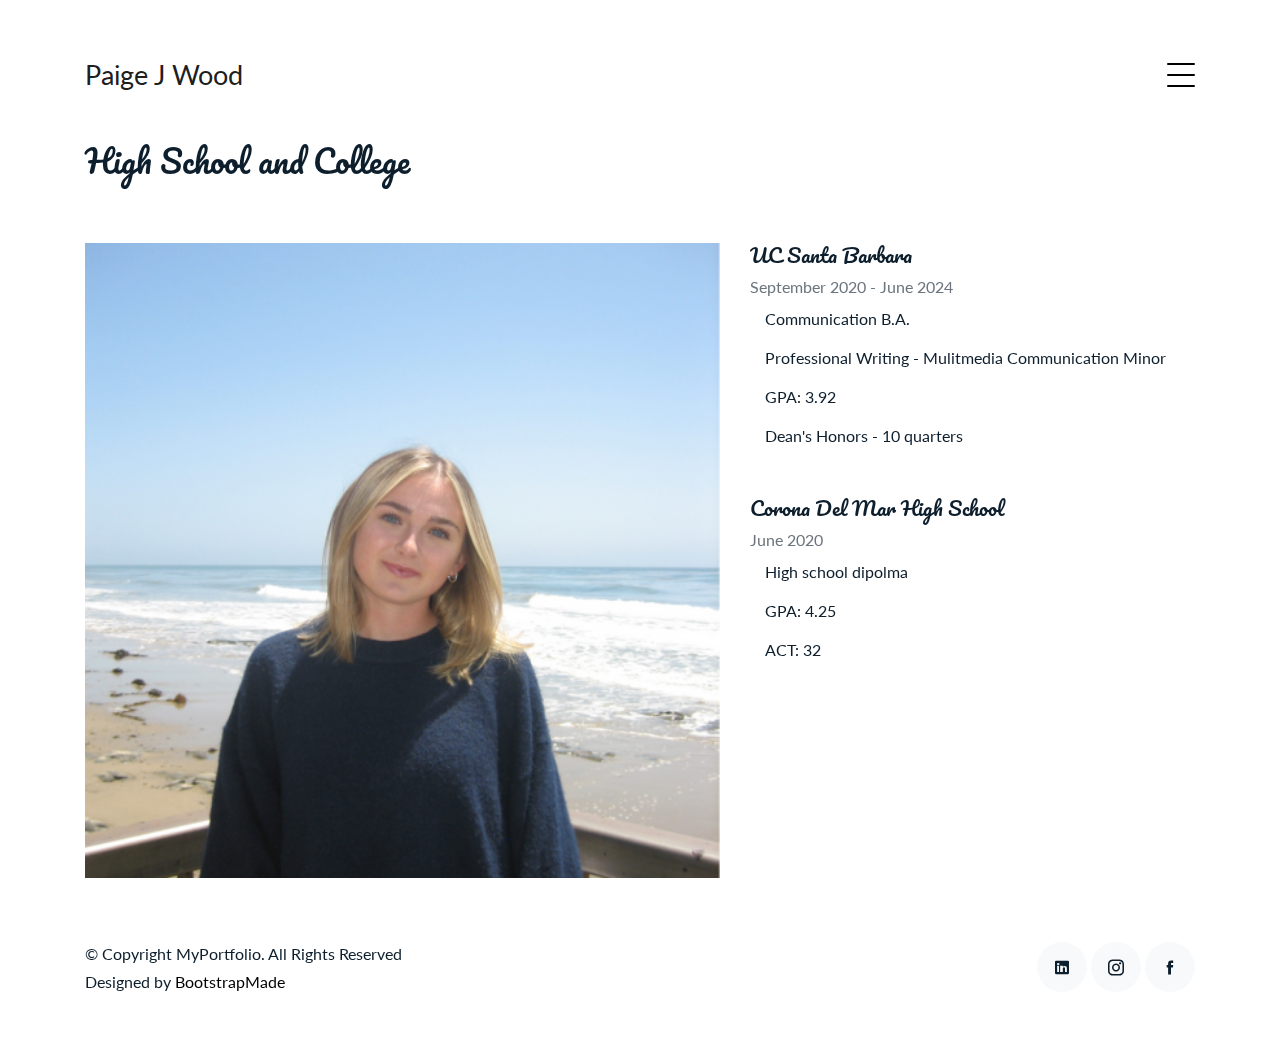
<file: hsandcollege.html>
<!DOCTYPE html>
<html lang="en">

<head>
  <meta charset="utf-8">
  <title>High School & College</title>
  <meta content="width=device-width, initial-scale=1.0" name="viewport">
  <meta content="" name="keywords">
  <meta content="" name="description">

  <!-- Favicons -->
  <link rel="icon" href="favicon.ico">

  <!-- Google Fonts -->
  <style>
@import url('https://fonts.googleapis.com/css2?family=Lato:ital,wght@0,100;0,300;0,400;0,700;0,900;1,100;1,300;1,400;1,700;1,900&family=Pacifico&display=swap');
</style>

  <!-- Bootstrap CSS File -->
  <link href="vendor/bootstrap/css/bootstrap.min.css" rel="stylesheet">

  <!-- Vendor CSS Files -->
  <link href="vendor/icofont/icofont.min.css" rel="stylesheet">
  <link href="vendor/line-awesome/css/line-awesome.min.css" rel="stylesheet">
  <link href="vendor/aos/aos.css" rel="stylesheet">
  <link href="vendor/owlcarousel/assets/owl.carousel.min.css" rel="stylesheet">

  <!-- Template Main CSS File -->
  <link href="css/style.css" rel="stylesheet">

  <!-- =======================================================
    Template Name: MyPortfolio
    Template URL: https://bootstrapmade.com/myportfolio-bootstrap-portfolio-website-template/
    Author: BootstrapMade.com
    Author URL: https://bootstrapmade.com/
  ======================================================= -->
</head>

<body>


  <div class="collapse navbar-collapse custom-navmenu" id="main-navbar">
    <div class="container py-2 py-md-5">
      <div class="row align-items-start">
        <div class="col-md-2">
          <ul class="custom-menu">
            <li><a href="index.html">Home</a></li>
            <li><a href="about.html">About Me</a></li>
            <li><a href="contact.html">Contact</a></li>
          </ul>
        </div>
        <div class="col-md-6 d-none d-md-block  mr-auto">
        </div>
        <div class="col-md-4 d-none d-md-block">
        </div>
      </div>

    </div>
  </div>

  <nav class="navbar navbar-light custom-navbar">
    <div class="container">
      <a class="navbar-brand" href="index.html">Paige J Wood</a>

      <a href="#" class="burger" data-toggle="collapse" data-target="#main-navbar">
        <span></span>
      </a>

    </div>
  </nav>



  <main id="main">

    <div class="site-section">
      <div class="container">
        <div class="row mb-4 align-items-center">
          <div class="col-md-6" data-aos="fade-up">
            <h2>High School and College</h2>
          </div>
        </div>
      </div>

      <div class="site-section pb-0">
        <div class="container">
          <div class="row align-items-stretch">
            <div class="col-md-7" data-aos="fade-up">
              <img src="HSGrad.png" alt="Image" class="img-fluid" width="1000px" height="1000px">
            </div>
            <div class="col-md-5 ml-auto" data-aos="fade-up" data-aos-delay="100">
              <div class="sticky-content">
                <h3 class="h3">UC Santa Barbara</h3>
                <p class="mb-2"><span class="text-muted">September 2020 - June 2024</span></p>
                <ul>
                  <li>Communication B.A.</li>
                  <li>Professional Writing - Mulitmedia Communication Minor</li>
                  <li>GPA: 3.92</li>
                  <li>Dean's Honors - 10 quarters</li>
                </ul>
                  
            <p class="mb-5"></p>

                <h3 class="h3">Corona Del Mar High School</h3>
                <p class="mb-2"><span class="text-muted">June 2020</span></p>
                <ul>
                  <li>High school dipolma</li>
                  <li>GPA: 4.25</li>
                  <li>ACT: 32</li>
                </ul>
              </div>
            </div>
          </div>
        </div>
      </div>



      <div class="site-section pb-0">
        <!--<div class="container">

          <div class="owl-carousel testimonial-carousel">

            <div class="testimonial-wrap">
              <div class="testimonial">
                <img src="img/person_1.jpg" alt="Image" class="img-fluid">
                <blockquote>
                  <p>Lorem ipsum dolor sit amet consectetur adipisicing elit. Quisquam necessitatibus incidunt ut
                    officiis explicabo inventore.</p>
                </blockquote>
                <p>&mdash; Jean Hicks</p>
              </div>
            </div>

            <div class="testimonial-wrap">
              <div class="testimonial">
                <img src="img/person_2.jpg" alt="Image" class="img-fluid">
                <blockquote>
                  <p>Lorem ipsum dolor sit amet consectetur adipisicing elit. Quisquam necessitatibus incidunt ut
                    officiis explicabo inventore.</p>
                </blockquote>
                <p>&mdash; Chris Stanworth</p>
              </div>
            </div>

          </div>

        </div>
      </div> -->
  </main>
  
  <footer class="footer" role="contentinfo">
    <div class="container">
      <div class="row">
        <div class="col-sm-6">
          <p class="mb-1">&copy; Copyright MyPortfolio. All Rights Reserved</p>
          <div class="credits">
            <!--
              All the links in the footer should remain intact.
              You can delete the links only if you purchased the pro version.
              Licensing information: https://bootstrapmade.com/license/
              Purchase the pro version with working PHP/AJAX contact form: https://bootstrapmade.com/buy/?theme=MyPortfolio
            -->
            Designed by <a href="https://bootstrapmade.com/">BootstrapMade</a>
          </div>
        </div>
         <div class="col-sm-6 social text-md-right">
          <a href="https://www.linkedin.com/in/paige-wood/"><span class="icofont-linkedin"></span></a>
            <a href="https://www.instagram.com/paigewood2/"><span class="icofont-instagram"></span></a>
          <a href="https://www.facebook.com/paige.wood.5015?mibextid=LQQJ4d"><span class="icofont-facebook"></span></a>
     </div>
      </div>
    </div>
  </footer>

  <!-- Vendor JS Files -->
  <script src="vendor/jquery/jquery.min.js"></script>
  <script src="vendor/jquery/jquery-migrate.min.js"></script>
  <script src="vendor/bootstrap/js/bootstrap.min.js"></script>
  <script src="vendor/easing/easing.min.js"></script>
  <script src="vendor/php-email-form/validate.js"></script>
  <script src="vendor/isotope/isotope.pkgd.min.js"></script>
  <script src="vendor/aos/aos.js"></script>
  <script src="vendor/owlcarousel/owl.carousel.min.js"></script>

  <!-- Template Main JS File -->
  <script src="js/main.js"></script>

</body>

</html>
</file>
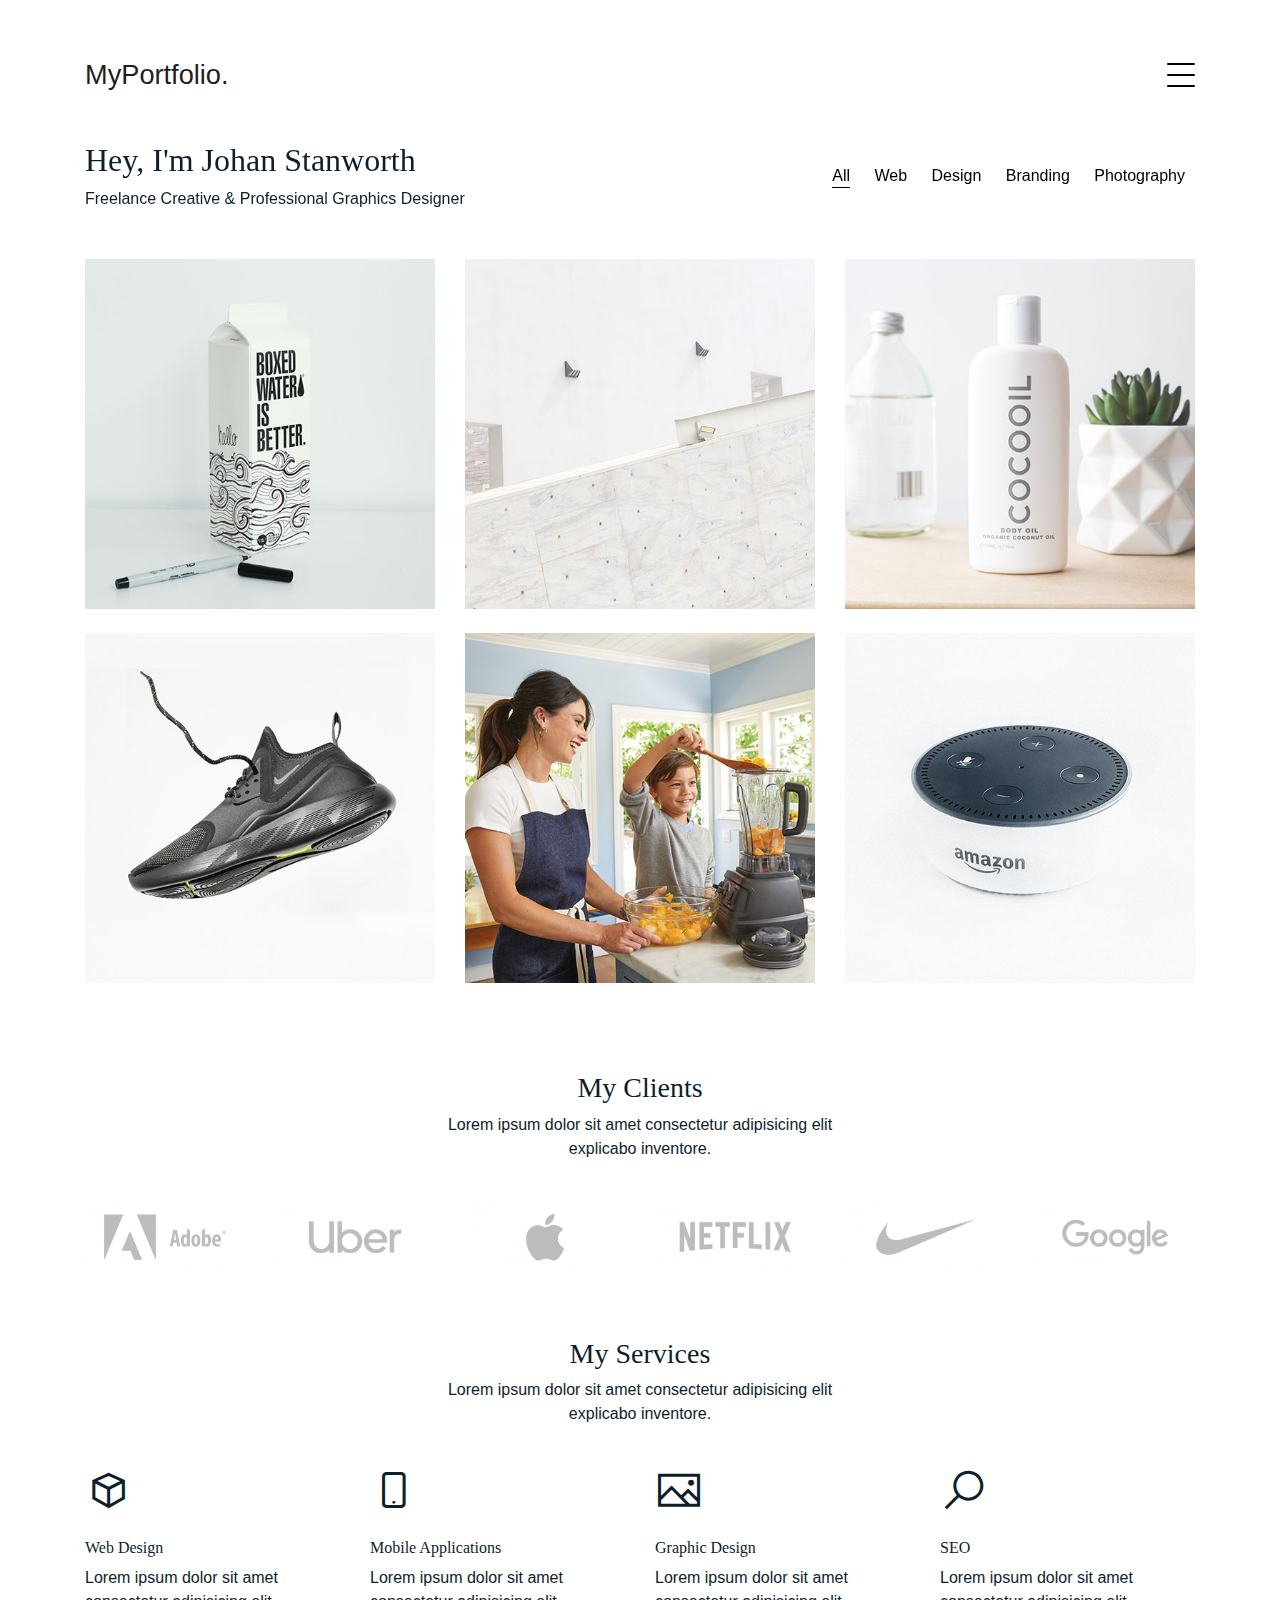
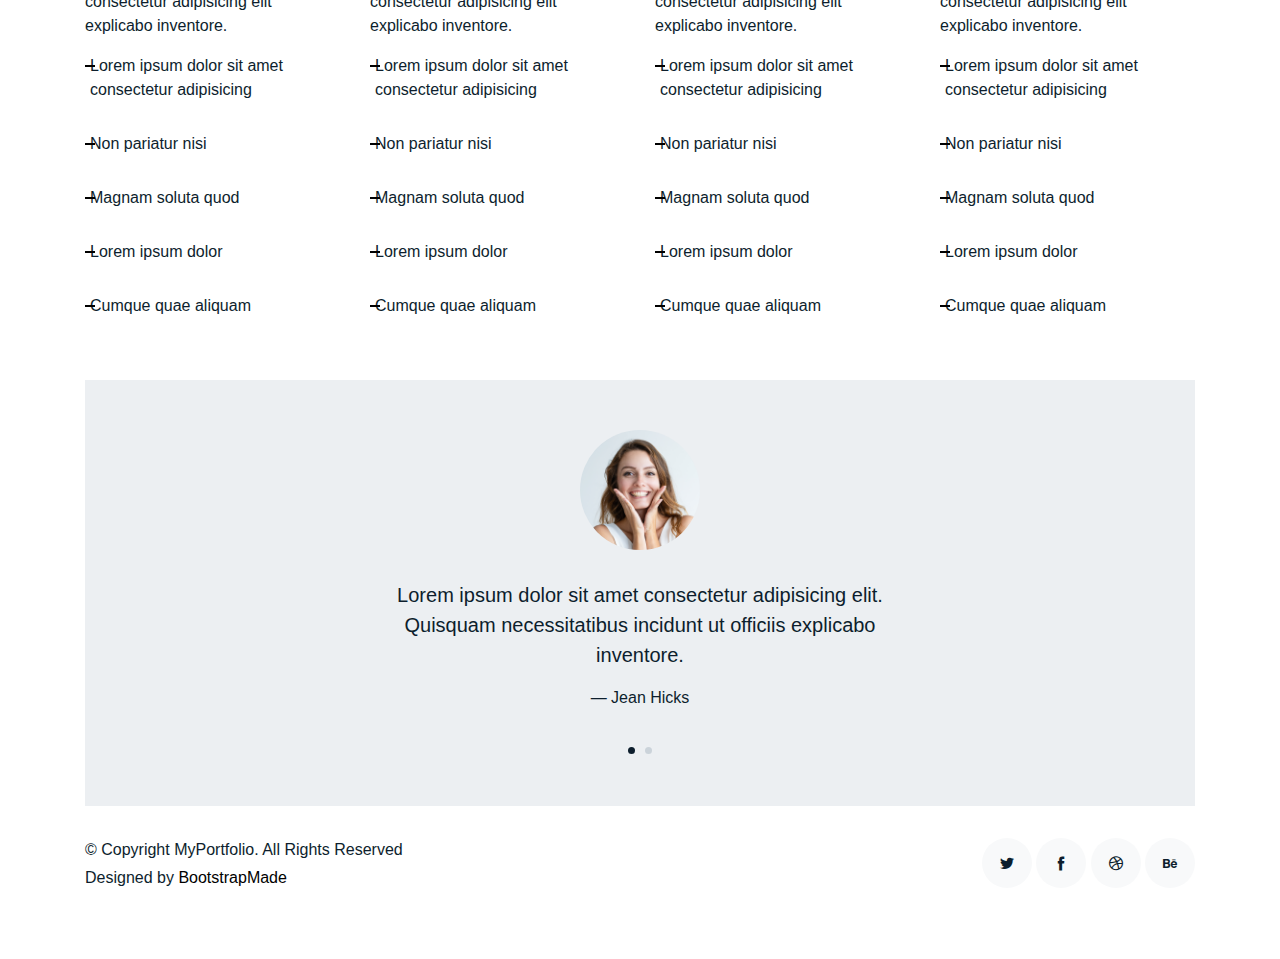
<file: indexog.html>
<!DOCTYPE html>
<html lang="en">

<head>
  <meta charset="utf-8">
  <title>MyPortfolio</title>
  <meta content="width=device-width, initial-scale=1.0" name="viewport">
  <meta content="" name="keywords">
  <meta content="" name="description">

  <!-- Favicons -->
  <link href="img/favicon.png" rel="icon">
  <link href="img/apple-touch-icon.png" rel="apple-touch-icon">

  <!-- Google Fonts -->
  <link href="https://fonts.googleapis.com/css?family=Inconsolata:400,700|Raleway:400,700&display=swap"
    rel="stylesheet">

  <!-- Bootstrap CSS File -->
  <link href="vendor/bootstrap/css/bootstrap.min.css" rel="stylesheet">

  <!-- Vendor CSS Files -->
  <link href="vendor/icofont/icofont.min.css" rel="stylesheet">
  <link href="vendor/line-awesome/css/line-awesome.min.css" rel="stylesheet">
  <link href="vendor/aos/aos.css" rel="stylesheet">
  <link href="vendor/owlcarousel/assets/owl.carousel.min.css" rel="stylesheet">

  <!-- Template Main CSS File -->
  <link href="css/style.css" rel="stylesheet">

  <!-- =======================================================
    Template Name: MyPortfolio
    Template URL: https://bootstrapmade.com/myportfolio-bootstrap-portfolio-website-template/
    Author: BootstrapMade.com
    Author URL: https://bootstrapmade.com/
  ======================================================= -->
</head>

<body>

  <div class="collapse navbar-collapse custom-navmenu" id="main-navbar">
    <div class="container py-2 py-md-5">
      <div class="row align-items-start">
        <div class="col-md-2">
          <ul class="custom-menu">
            <li class="active"><a href="index.html">Home</a></li>
            <li><a href="about.html">About Me</a></li>
            <li><a href="services.html">Services</a></li>
            <li><a href="works.html">Works</a></li>
            <li><a href="contact.html">Contact</a></li>
          </ul>
        </div>
        <div class="col-md-6 d-none d-md-block  mr-auto">
          <div class="tweet d-flex">
            <span class="icofont-twitter text-white mt-2 mr-3"></span>
            <div>
              <p><em>Lorem ipsum dolor sit amet consectetur adipisicing elit. Quisquam necessitatibus incidunt ut
                  officiis explicabo inventore. <br> <a href="#">t.co/v82jsk</a></em></p>
            </div>
          </div>
        </div>
        <div class="col-md-4 d-none d-md-block">
          <h3>Hire Me</h3>
          <p>Lorem ipsum dolor sit amet consectetur adipisicing elit. Quisquam necessitatibus incidunt ut officiis
            explicabo inventore. <br> <a href="#">myemail@gmail.com</a></p>
        </div>
      </div>

    </div>
  </div>

  <nav class="navbar navbar-light custom-navbar">
    <div class="container">
      <a class="navbar-brand" href="index.html">MyPortfolio.</a>

      <a href="#" class="burger" data-toggle="collapse" data-target="#main-navbar">
        <span></span>
      </a>

    </div>
  </nav>

  <main id="main">

    <div class="site-section site-portfolio">
      <div class="container">
        <div class="row mb-5 align-items-center">
          <div class="col-md-12 col-lg-6 mb-4 mb-lg-0" data-aos="fade-up">
            <h2>Hey, I'm Johan Stanworth</h2>
            <p class="mb-0">Freelance Creative &amp; Professional Graphics Designer</p>
          </div>
          <div class="col-md-12 col-lg-6 text-left text-lg-right" data-aos="fade-up" data-aos-delay="100">
            <div id="filters" class="filters">
              <a href="#" data-filter="*" class="active">All</a>
              <a href="#" data-filter=".web">Web</a>
              <a href="#" data-filter=".design">Design</a>
              <a href="#" data-filter=".branding">Branding</a>
              <a href="#" data-filter=".photography">Photography</a>
            </div>
          </div>
        </div>
        <div id="portfolio-grid" class="row no-gutter" data-aos="fade-up" data-aos-delay="200">
          <div class="item web col-sm-6 col-md-4 col-lg-4 mb-4">
            <a href="work-single.html" class="item-wrap fancybox">
              <div class="work-info">
                <h3>Boxed Water</h3>
                <span>Web</span>
              </div>
              <img class="img-fluid" src="img/img_1.jpg">
            </a>
          </div>
          <div class="item photography col-sm-6 col-md-4 col-lg-4 mb-4">
            <a href="work-single.html" class="item-wrap fancybox">
              <div class="work-info">
                <h3>Build Indoo</h3>
                <span>Photography</span>
              </div>
              <img class="img-fluid" src="img/img_2.jpg">
            </a>
          </div>
          <div class="item branding col-sm-6 col-md-4 col-lg-4 mb-4">
            <a href="work-single.html" class="item-wrap fancybox">
              <div class="work-info">
                <h3>Cocooil</h3>
                <span>Branding</span>
              </div>
              <img class="img-fluid" src="img/img_3.jpg">
            </a>
          </div>
          <div class="item design col-sm-6 col-md-4 col-lg-4 mb-4">
            <a href="work-single.html" class="item-wrap fancybox">
              <div class="work-info">
                <h3>Nike Shoe</h3>
                <span>Design</span>
              </div>
              <img class="img-fluid" src="img/img_4.jpg">
            </a>
          </div>
          <div class="item photography col-sm-6 col-md-4 col-lg-4 mb-4">
            <a href="work-single.html" class="item-wrap fancybox">
              <div class="work-info">
                <h3>Kitchen Sink</h3>
                <span>Photography</span>
              </div>
              <img class="img-fluid" src="img/img_5.jpg">
            </a>
          </div>
          <div class="item branding col-sm-6 col-md-4 col-lg-4 mb-4">
            <a href="work-single.html" class="item-wrap fancybox">
              <div class="work-info">
                <h3>Amazon</h3>
                <span>brandingn</span>
              </div>
              <img class="img-fluid" src="img/img_6.jpg">
            </a>
          </div>
        </div>
      </div>
    </div>

    <div class="site-section">
      <div class="container">
        <div class="row justify-content-center text-center mb-4">
          <div class="col-5">
            <h3 class="h3 heading">My Clients</h3>
            <p>Lorem ipsum dolor sit amet consectetur adipisicing elit explicabo inventore.</p>
          </div>
        </div>
        <div class="row">
          <div class="col-4 col-sm-4 col-md-2">
            <a href="#" class="client-logo"><img src="img/logo-adobe.png" alt="Image" class="img-fluid"></a>
          </div>
          <div class="col-4 col-sm-4 col-md-2">
            <a href="#" class="client-logo"><img src="img/logo-uber.png" alt="Image" class="img-fluid"></a>
          </div>
          <div class="col-4 col-sm-4 col-md-2">
            <a href="#" class="client-logo"><img src="img/logo-apple.png" alt="Image" class="img-fluid"></a>
          </div>
          <div class="col-4 col-sm-4 col-md-2">
            <a href="#" class="client-logo"><img src="img/logo-netflix.png" alt="Image" class="img-fluid"></a>
          </div>
          <div class="col-4 col-sm-4 col-md-2">
            <a href="#" class="client-logo"><img src="img/logo-nike.png" alt="Image" class="img-fluid"></a>
          </div>
          <div class="col-4 col-sm-4 col-md-2">
            <a href="#" class="client-logo"><img src="img/logo-google.png" alt="Image" class="img-fluid"></a>
          </div>

        </div>
      </div>
    </div>


    <div class="site-section">
      <div class="container">
        <div class="row justify-content-center text-center mb-4">
          <div class="col-5">
            <h3 class="h3 heading">My Services</h3>
            <p>Lorem ipsum dolor sit amet consectetur adipisicing elit explicabo inventore.</p>
          </div>
        </div>
        <div class="row">

          <div class="col-12 col-sm-6 col-md-6 col-lg-3">
            <span class="la la-cube la-3x mb-4"></span>
            <h4 class="h4 mb-2">Web Design</h4>
            <p>Lorem ipsum dolor sit amet consectetur adipisicing elit explicabo inventore.</p>
            <ul class="list-unstyled list-line">
              <li>Lorem ipsum dolor sit amet consectetur adipisicing</li>
              <li>Non pariatur nisi</li>
              <li>Magnam soluta quod</li>
              <li>Lorem ipsum dolor</li>
              <li>Cumque quae aliquam</li>
            </ul>
          </div>
          <div class="col-12 col-sm-6 col-md-6 col-lg-3">
            <span class="la la-mobile la-3x mb-4"></span>
            <h4 class="h4 mb-2">Mobile Applications</h4>
            <p>Lorem ipsum dolor sit amet consectetur adipisicing elit explicabo inventore.</p>
            <ul class="list-unstyled list-line">
              <li>Lorem ipsum dolor sit amet consectetur adipisicing</li>
              <li>Non pariatur nisi</li>
              <li>Magnam soluta quod</li>
              <li>Lorem ipsum dolor</li>
              <li>Cumque quae aliquam</li>
            </ul>
          </div>
          <div class="col-12 col-sm-6 col-md-6 col-lg-3">
            <span class="la la-image la-3x mb-4"></span>
            <h4 class="h4 mb-2">Graphic Design</h4>
            <p>Lorem ipsum dolor sit amet consectetur adipisicing elit explicabo inventore.</p>
            <ul class="list-unstyled list-line">
              <li>Lorem ipsum dolor sit amet consectetur adipisicing</li>
              <li>Non pariatur nisi</li>
              <li>Magnam soluta quod</li>
              <li>Lorem ipsum dolor</li>
              <li>Cumque quae aliquam</li>
            </ul>
          </div>
          <div class="col-12 col-sm-6 col-md-6 col-lg-3">
            <span class="la la-search la-3x mb-4"></span>
            <h4 class="h4 mb-2">SEO</h4>
            <p>Lorem ipsum dolor sit amet consectetur adipisicing elit explicabo inventore.</p>
            <ul class="list-unstyled list-line">
              <li>Lorem ipsum dolor sit amet consectetur adipisicing</li>
              <li>Non pariatur nisi</li>
              <li>Magnam soluta quod</li>
              <li>Lorem ipsum dolor</li>
              <li>Cumque quae aliquam</li>
            </ul>
          </div>
        </div>
      </div>
    </div>

    <div class="site-section pt-0">
      <div class="container">

        <div class="owl-carousel testimonial-carousel">

          <div class="testimonial-wrap">
            <div class="testimonial">
              <img src="img/person_1.jpg" alt="Image" class="img-fluid">
              <blockquote>
                <p>Lorem ipsum dolor sit amet consectetur adipisicing elit. Quisquam necessitatibus incidunt ut officiis
                  explicabo inventore.</p>
              </blockquote>
              <p>&mdash; Jean Hicks</p>
            </div>
          </div>

          <div class="testimonial-wrap">
            <div class="testimonial">
              <img src="img/person_2.jpg" alt="Image" class="img-fluid">
              <blockquote>
                <p>Lorem ipsum dolor sit amet consectetur adipisicing elit. Quisquam necessitatibus incidunt ut officiis
                  explicabo inventore.</p>
              </blockquote>
              <p>&mdash; Chris Stanworth</p>
            </div>
          </div>

        </div>

      </div>
    </div>
  </main>
  <footer class="footer" role="contentinfo">
    <div class="container">
      <div class="row">
        <div class="col-sm-6">
          <p class="mb-1">&copy; Copyright MyPortfolio. All Rights Reserved</p>
          <div class="credits">
            <!--
              All the links in the footer should remain intact.
              You can delete the links only if you purchased the pro version.
              Licensing information: https://bootstrapmade.com/license/
              Purchase the pro version with working PHP/AJAX contact form: https://bootstrapmade.com/buy/?theme=MyPortfolio
            -->
            Designed by <a href="https://bootstrapmade.com/">BootstrapMade</a>
          </div>
        </div>
        <div class="col-sm-6 social text-md-right">
          <a href="#"><span class="icofont-twitter"></span></a>
          <a href="#"><span class="icofont-facebook"></span></a>
          <a href="#"><span class="icofont-dribbble"></span></a>
          <a href="#"><span class="icofont-behance"></span></a>
        </div>
      </div>
    </div>
  </footer>

  <!-- Vendor JS Files -->
  <script src="vendor/jquery/jquery.min.js"></script>
  <script src="vendor/jquery/jquery-migrate.min.js"></script>
  <script src="vendor/bootstrap/js/bootstrap.min.js"></script>
  <script src="vendor/easing/easing.min.js"></script>
  <script src="vendor/php-email-form/validate.js"></script>
  <script src="vendor/isotope/isotope.pkgd.min.js"></script>
  <script src="vendor/aos/aos.js"></script>
  <script src="vendor/owlcarousel/owl.carousel.min.js"></script>

  <!-- Template Main JS File -->
  <script src="js/main.js"></script>

</body>

</html>
</file>
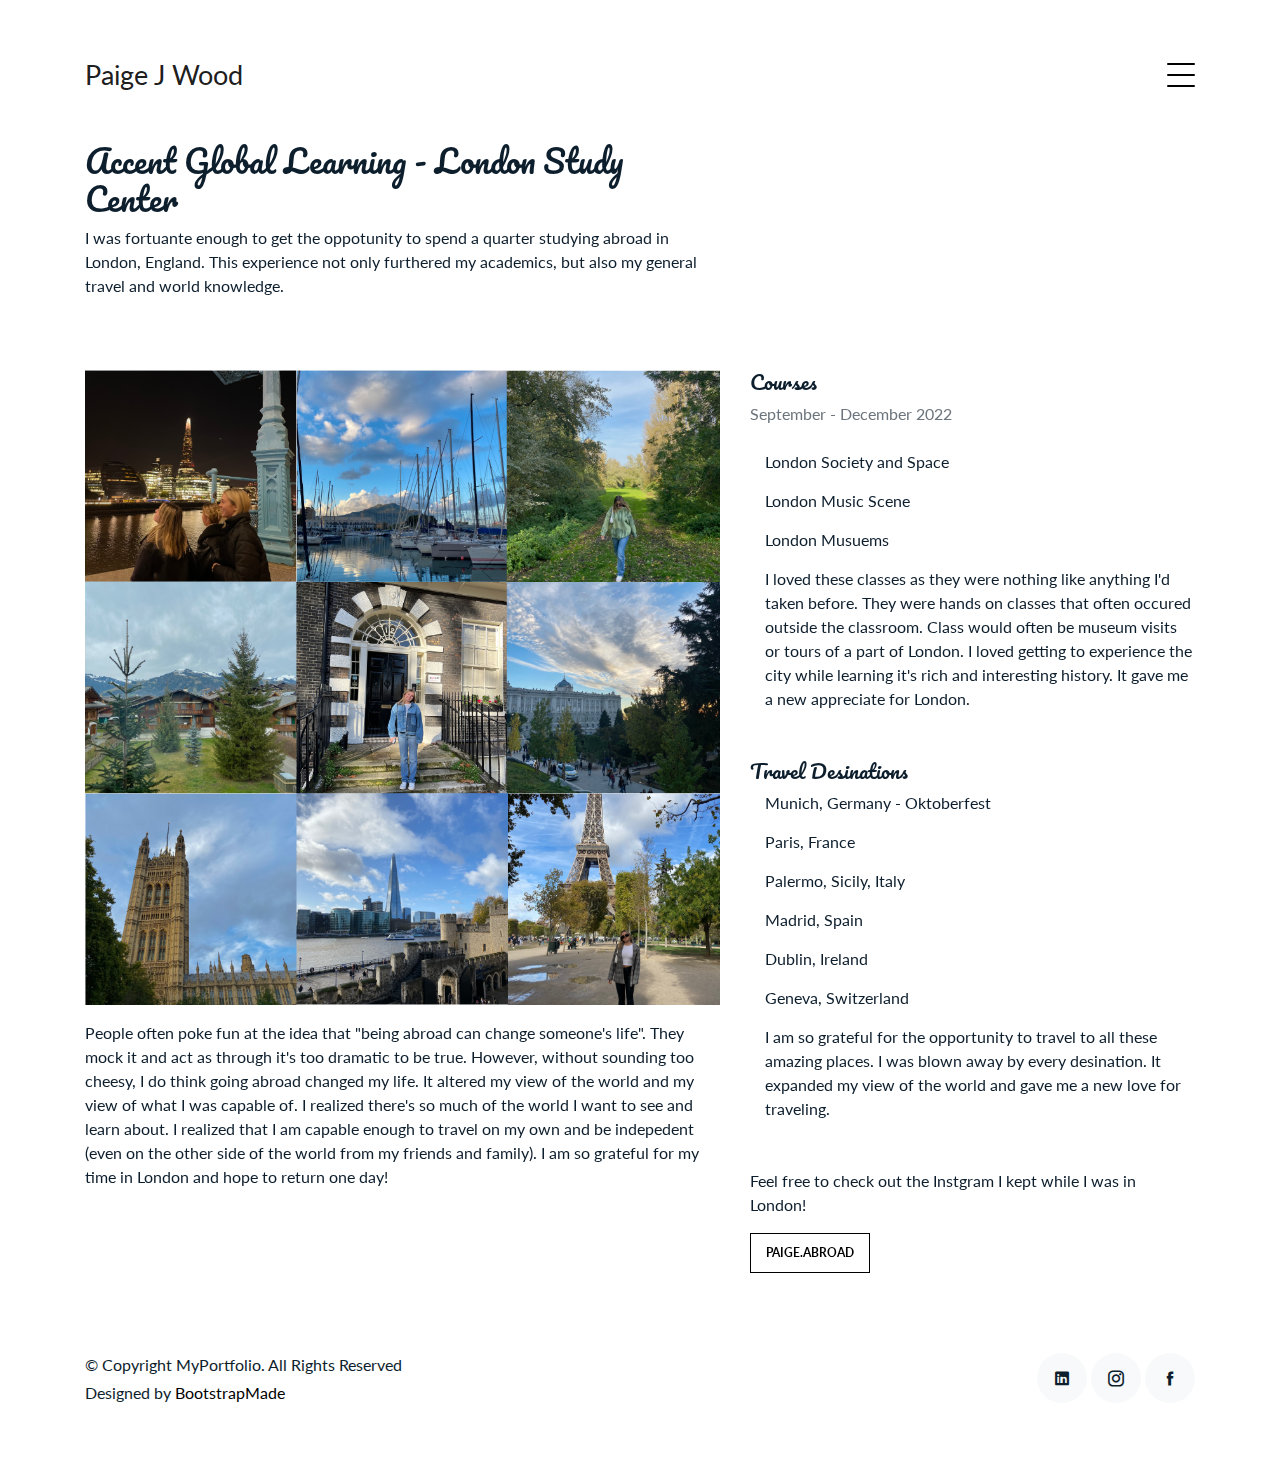
<file: london.html>
<!DOCTYPE html>
<html lang="en">

<head>
  <meta charset="utf-8">
  <title>Study Abroad</title>
  <meta content="width=device-width, initial-scale=1.0" name="viewport">
  <meta content="" name="keywords">
  <meta content="" name="description">

  <!-- Favicons -->
  <link rel="icon" href="favicon.ico">

  <!-- Google Fonts -->
  <style>
@import url('https://fonts.googleapis.com/css2?family=Lato:ital,wght@0,100;0,300;0,400;0,700;0,900;1,100;1,300;1,400;1,700;1,900&family=Pacifico&display=swap');
</style>

  <!-- Bootstrap CSS File -->
  <link href="vendor/bootstrap/css/bootstrap.min.css" rel="stylesheet">

  <!-- Vendor CSS Files -->
  <link href="vendor/icofont/icofont.min.css" rel="stylesheet">
  <link href="vendor/line-awesome/css/line-awesome.min.css" rel="stylesheet">
  <link href="vendor/aos/aos.css" rel="stylesheet">
  <link href="vendor/owlcarousel/assets/owl.carousel.min.css" rel="stylesheet">

  <!-- Template Main CSS File -->
  <link href="css/style.css" rel="stylesheet">

  <!-- =======================================================
    Template Name: MyPortfolio
    Template URL: https://bootstrapmade.com/myportfolio-bootstrap-portfolio-website-template/
    Author: BootstrapMade.com
    Author URL: https://bootstrapmade.com/
  ======================================================= -->
</head>

<body>


  <div class="collapse navbar-collapse custom-navmenu" id="main-navbar">
    <div class="container py-2 py-md-5">
      <div class="row align-items-start">
        <div class="col-md-2">
          <ul class="custom-menu">
            <li><a href="index.html">Home</a></li>
            <li><a href="about.html">About Me</a></li>
            <li><a href="contact.html">Contact</a></li>
          </ul>
        </div>
        
        <div class="col-md-4 d-none d-md-block">
        </div>
      </div>

    </div>
  </div>

  <nav class="navbar navbar-light custom-navbar">
    <div class="container">
      <a class="navbar-brand" href="index.html">Paige J Wood</a>

      <a href="#" class="burger" data-toggle="collapse" data-target="#main-navbar">
        <span></span>
      </a>

    </div>
  </nav>



  <main id="main">

    <div class="site-section">
      <div class="container">
        <div class="row mb-4 align-items-center">
          <div class="col-md-7" data-aos="fade-up">

            <h2>Accent Global Learning - London Study Center </h2>
            <p>I was fortuante enough to get the oppotunity to spend a quarter studying abroad in London, England. This experience not only furthered my academics, but also my general travel and world knowledge. </p>

          </div>


        </div>
      </div>

      <div class="site-section pb-0">
        <div class="container">
          <div class="row align-items-stretch">
            <div class="col-md-7" data-aos="fade-up">
              <img src="LondonCollage.png" alt="Image" class="img-fluid">
            <p class="mb-3"></p>
                <p class="mb-4">People often poke fun at the idea that "being abroad can change someone's life". They mock it and act as through it's too dramatic to be true. However, without sounding too cheesy, I do think going abroad changed my life. It altered my view of the world and my view of what I was capable of. I realized there's so much of the world I want to see and learn about. I realized that I am capable enough to travel on my own and be indepedent (even on the other side of the world from my friends and family). I am so grateful for my time in London and hope to return one day! </p>
                  </div>
          
            <div class="col-md-5 ml-auto" data-aos="fade-up" data-aos-delay="100">
                <h3 class="h3">Courses</h3>
                <p class="mb-4"><span class="text-muted">September - December 2022</span></p>
                <div class="mb-5">
                  <ul>
                  <li>London Society and Space</li>
                  <li>London Music Scene</li>
                 <li>London Musuems</li>
                      <li>I loved these classes as they were nothing like anything I'd taken before. They were hands on classes that often occured outside the classroom. Class would often be museum visits or tours of a part of London. I loved getting to experience the city while learning it's rich and interesting history. It gave me a new appreciate for London. </li>
                    </ul>
                </div>
                      
            
                <h3 class="h3">Travel Desinations</h3>
                <ul>
                  <li>Munich, Germany - Oktoberfest</li>
                  <li>Paris, France</li>
                  <li>Palermo, Sicily, Italy</li>
                  <li>Madrid, Spain</li>
                <li>Dublin, Ireland</li>
                    <li>Geneva, Switzerland</li>
                    I am so grateful for the opportunity to travel to all these amazing places. I was blown away by every desination. It expanded my view of the world and gave me a new love for traveling. 
                </ul>
<p class="mb-5"></p>
                
                  <p class="mb-5"></p>
                <p>Feel free to check out the Instgram I kept while I was in London!</p>
                <p><a href="https://www.instagram.com/paige.abroad?utm_source=ig_web_button_share_sheet&igsh=ZDNlZDc0MzIxNw==" class="readmore">Paige.Abroad</a></p>
             
            </div>
          </div>
        </div>
      </div>


     <!-- <div class="site-section pb-0">
        <div class="container">
          <div class="row justify-content-center text-center mb-4">
            <div class="col-5">
              <h3 class="h3 heading">More Works</h3>
              <p>Lorem ipsum dolor sit amet consectetur adipisicing elit explicabo inventore.</p>
            </div>
          </div>

          <div class="row" data-aos="fade-up" data-aos-delay="200">
            <div class="item web col-sm-6 col-md-4 col-lg-4 mb-4">
              <a href="London.html" class="item-wrap fancybox">
                <div class="work-info">
                  <h3>Boxed Water</h3>
                  <span>Web</span>
                </div>
                <img class="img-fluid" src="img/img_1.jpg">
              </a>
            </div>
            <div class="item photography col-sm-6 col-md-4 col-lg-4 mb-4">
              <a href="work-single.html" class="item-wrap fancybox">
                <div class="work-info">
                  <h3>Build Indoo</h3>
                  <span>Photography</span>
                </div>
                <img class="img-fluid" src="img/img_2.jpg">
              </a>
            </div>
            <div class="item branding col-sm-6 col-md-4 col-lg-4 mb-4">
              <a href="work-single.html" class="item-wrap fancybox">
                <div class="work-info">
                  <h3>Cocooil</h3>
                  <span>Branding</span>
                </div>
                <img class="img-fluid" src="img/img_3.jpg">
              </a>
            </div>
            <div class="item design col-sm-6 col-md-4 col-lg-4 mb-4">
              <a href="work-single.html" class="item-wrap fancybox">
                <div class="work-info">
                  <h3>Nike Shoe</h3>
                  <span>Design</span>
                </div>
                <img class="img-fluid" src="img/img_4.jpg">
              </a>
            </div>
            <div class="item photography col-sm-6 col-md-4 col-lg-4 mb-4">
              <a href="work-single.html" class="item-wrap fancybox">
                <div class="work-info">
                  <h3>Kitchen Sink</h3>
                  <span>Photography</span>
                </div>
                <img class="img-fluid" src="img/img_5.jpg">
              </a>
            </div>
            <div class="item branding col-sm-6 col-md-4 col-lg-4 mb-4">
              <a href="work-single.html" class="item-wrap fancybox">
                <div class="work-info">
                  <h3>Amazon</h3>
                  <span>brandingn</span>
                </div>
                <img class="img-fluid" src="img/img_6.jpg">
              </a>
            </div>
          </div>
        </div>
      </div> -->



      <div class="site-section pb-0">
        <!--<div class="container">

          <div class="owl-carousel testimonial-carousel">

            <div class="testimonial-wrap">
              <div class="testimonial">
                <img src="img/person_1.jpg" alt="Image" class="img-fluid">
                <blockquote>
                  <p>Lorem ipsum dolor sit amet consectetur adipisicing elit. Quisquam necessitatibus incidunt ut
                    officiis explicabo inventore.</p>
                </blockquote>
                <p>&mdash; Jean Hicks</p>
              </div>
            </div>

            <div class="testimonial-wrap">
              <div class="testimonial">
                <img src="img/person_2.jpg" alt="Image" class="img-fluid">
                <blockquote>
                  <p>Lorem ipsum dolor sit amet consectetur adipisicing elit. Quisquam necessitatibus incidunt ut
                    officiis explicabo inventore.</p>
                </blockquote>
                <p>&mdash; Chris Stanworth</p>
              </div>
            </div>

          </div>

        </div>
      </div> -->
  </main>
  
  <footer class="footer" role="contentinfo">
    <div class="container">
      <div class="row">
        <div class="col-sm-6">
          <p class="mb-1">&copy; Copyright MyPortfolio. All Rights Reserved</p>
          <div class="credits">
            <!--
              All the links in the footer should remain intact.
              You can delete the links only if you purchased the pro version.
              Licensing information: https://bootstrapmade.com/license/
              Purchase the pro version with working PHP/AJAX contact form: https://bootstrapmade.com/buy/?theme=MyPortfolio
            -->
            Designed by <a href="https://bootstrapmade.com/">BootstrapMade</a>
          </div>
        </div>
         <div class="col-sm-6 social text-md-right">
          <a href="https://www.linkedin.com/in/paige-wood/"><span class="icofont-linkedin"></span></a>
            <a href="https://www.instagram.com/paigewood2/"><span class="icofont-instagram"></span></a>
          <a href="https://www.facebook.com/paige.wood.5015?mibextid=LQQJ4d"><span class="icofont-facebook"></span></a>
     </div>
      </div>
    </div>
  </footer>

  <!-- Vendor JS Files -->
  <script src="vendor/jquery/jquery.min.js"></script>
  <script src="vendor/jquery/jquery-migrate.min.js"></script>
  <script src="vendor/bootstrap/js/bootstrap.min.js"></script>
  <script src="vendor/easing/easing.min.js"></script>
  <script src="vendor/php-email-form/validate.js"></script>
  <script src="vendor/isotope/isotope.pkgd.min.js"></script>
  <script src="vendor/aos/aos.js"></script>
  <script src="vendor/owlcarousel/owl.carousel.min.js"></script>

  <!-- Template Main JS File -->
  <script src="js/main.js"></script>

</body>

</html>
</file>
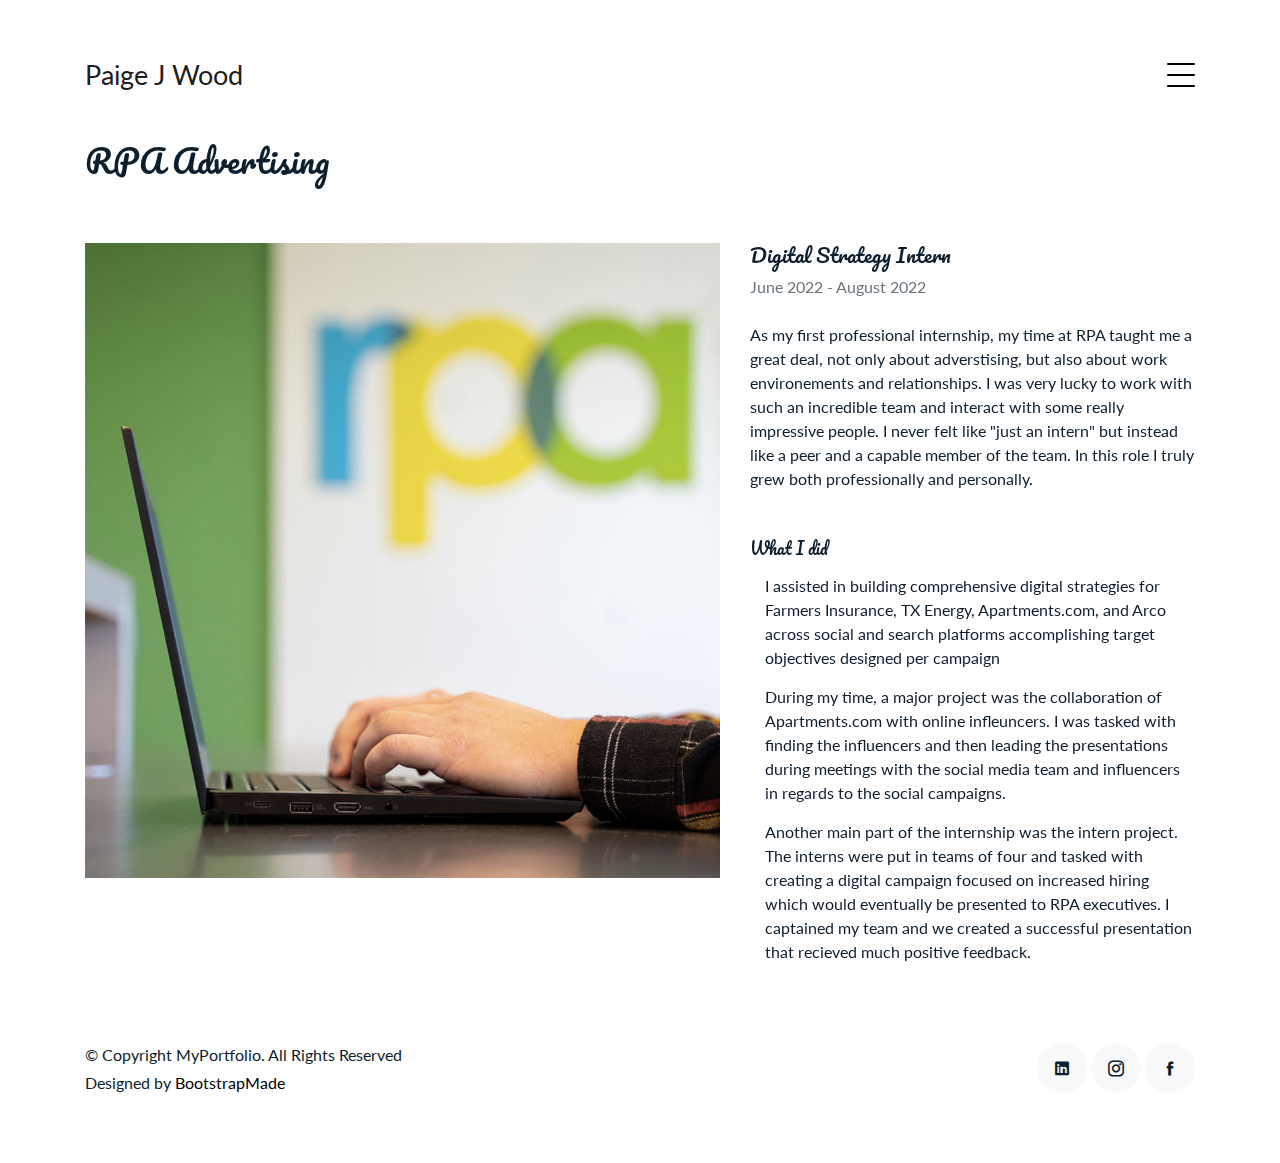
<file: rpa.html>
<!DOCTYPE html>
<html lang="en">

<head>
  <meta charset="utf-8">
  <title>RPA Advertising</title>
  <meta content="width=device-width, initial-scale=1.0" name="viewport">
  <meta content="" name="keywords">
  <meta content="" name="description">

  <!-- Favicons -->
  <link rel="icon" href="favicon.ico">

  <!-- Google Fonts -->
 <style>
@import url('https://fonts.googleapis.com/css2?family=Lato:ital,wght@0,100;0,300;0,400;0,700;0,900;1,100;1,300;1,400;1,700;1,900&family=Pacifico&display=swap');
</style>

  <!-- Bootstrap CSS File -->
  <link href="vendor/bootstrap/css/bootstrap.min.css" rel="stylesheet">

  <!-- Vendor CSS Files -->
  <link href="vendor/icofont/icofont.min.css" rel="stylesheet">
  <link href="vendor/line-awesome/css/line-awesome.min.css" rel="stylesheet">
  <link href="vendor/aos/aos.css" rel="stylesheet">
  <link href="vendor/owlcarousel/assets/owl.carousel.min.css" rel="stylesheet">

  <!-- Template Main CSS File -->
  <link href="css/style.css" rel="stylesheet">

  <!-- =======================================================
    Template Name: MyPortfolio
    Template URL: https://bootstrapmade.com/myportfolio-bootstrap-portfolio-website-template/
    Author: BootstrapMade.com
    Author URL: https://bootstrapmade.com/
  ======================================================= -->
</head>

<body>


  <div class="collapse navbar-collapse custom-navmenu" id="main-navbar">
    <div class="container py-2 py-md-5">
      <div class="row align-items-start">
        <div class="col-md-2">
          <ul class="custom-menu">
            <li><a href="index.html">Home</a></li>
            <li><a href="about.html">About Me</a></li>
            <li><a href="contact.html">Contact</a></li>
          </ul>
        </div>
        <div class="col-md-6 d-none d-md-block  mr-auto">
            </div>
          </div>
        </div>
      </div>

  <nav class="navbar navbar-light custom-navbar">
    <div class="container">
      <a class="navbar-brand" href="index.html">Paige J Wood</a>

      <a href="#" class="burger" data-toggle="collapse" data-target="#main-navbar">
        <span></span>
      </a>

    </div>
  </nav>



  <main id="main">

    <div class="site-section">
      <div class="container">
        <div class="row mb-4 align-items-center">
          <div class="col-md-6" data-aos="fade-up">

            <h2>RPA Advertising</h2>

          </div>


        </div>
      </div>

      <div class="site-section pb-0">
        <div class="container">
          <div class="row align-items-stretch">
            <div class="col-md-7" data-aos="fade-up">
              <img src="rpa.png" alt="Image" class="img-fluid">
            </div>
            <div class="col-md-5 ml-auto" data-aos="fade-up" data-aos-delay="100">
              
                <h3 class="h3">Digital Strategy Intern</h3>
                <p class="mb-4"><span class="text-muted">June 2022 - August 2022</span></p>

               <p>As my first professional internship, my time at RPA taught me a great deal, not only about adverstising, but also about work environements and relationships. I was very lucky to work with such an incredible team and interact with some really impressive people. I never felt like "just an intern" but instead like a peer and a capable member of the team. In this role I truly grew both professionally and personally. </p> 
                <p class="mb-5"></p>
                
                <h4 class="h4 mb-3">What I did</h4>
                <ul>
                  <li> I assisted in building comprehensive digital strategies for Farmers Insurance, TX Energy, Apartments.com, and Arco across social and search platforms accomplishing target objectives designed per campaign</li>
                  <li>During my time, a major project was the collaboration of Apartments.com with online infleuncers. I was tasked with finding the influencers and then leading the presentations during meetings with the social media team and influencers in regards to the social campaigns. </li>
                  <li>Another main part of the internship was the intern project. The interns were put in teams of four and tasked with creating a digital campaign focused on increased hiring which would eventually be presented to RPA executives. I captained my team and we created a successful presentation that recieved much positive feedback. </li>
                </ul>
           
            </div>
          </div>
        </div>
      </div>


     <!-- <div class="site-section pb-0">
        <div class="container">
          <div class="row justify-content-center text-center mb-4">
            <div class="col-5">
              <h3 class="h3 heading">More Works</h3>
              <p>Lorem ipsum dolor sit amet consectetur adipisicing elit explicabo inventore.</p>
            </div>
          </div>

          <div class="row" data-aos="fade-up" data-aos-delay="200">
            <div class="item web col-sm-6 col-md-4 col-lg-4 mb-4">
              <a href="work-single.html" class="item-wrap fancybox">
                <div class="work-info">
                  <h3>Boxed Water</h3>
                  <span>Web</span>
                </div>
                <img class="img-fluid" src="img/img_1.jpg">
              </a>
            </div>
            <div class="item photography col-sm-6 col-md-4 col-lg-4 mb-4">
              <a href="work-single.html" class="item-wrap fancybox">
                <div class="work-info">
                  <h3>Build Indoo</h3>
                  <span>Photography</span>
                </div>
                <img class="img-fluid" src="img/img_2.jpg">
              </a>
            </div>
            <div class="item branding col-sm-6 col-md-4 col-lg-4 mb-4">
              <a href="work-single.html" class="item-wrap fancybox">
                <div class="work-info">
                  <h3>Cocooil</h3>
                  <span>Branding</span>
                </div>
                <img class="img-fluid" src="img/img_3.jpg">
              </a>
            </div>
            <div class="item design col-sm-6 col-md-4 col-lg-4 mb-4">
              <a href="work-single.html" class="item-wrap fancybox">
                <div class="work-info">
                  <h3>Nike Shoe</h3>
                  <span>Design</span>
                </div>
                <img class="img-fluid" src="img/img_4.jpg">
              </a>
            </div>
            <div class="item photography col-sm-6 col-md-4 col-lg-4 mb-4">
              <a href="work-single.html" class="item-wrap fancybox">
                <div class="work-info">
                  <h3>Kitchen Sink</h3>
                  <span>Photography</span>
                </div>
                <img class="img-fluid" src="img/img_5.jpg">
              </a>
            </div>
            <div class="item branding col-sm-6 col-md-4 col-lg-4 mb-4">
              <a href="work-single.html" class="item-wrap fancybox">
                <div class="work-info">
                  <h3>Amazon</h3>
                  <span>brandingn</span>
                </div>
                <img class="img-fluid" src="img/img_6.jpg">
              </a>
            </div>
          </div>
        </div>
      </div> -->



      <div class="site-section pb-0">
        <!--<div class="container">

          <div class="owl-carousel testimonial-carousel">

            <div class="testimonial-wrap">
              <div class="testimonial">
                <img src="img/person_1.jpg" alt="Image" class="img-fluid">
                <blockquote>
                  <p>Lorem ipsum dolor sit amet consectetur adipisicing elit. Quisquam necessitatibus incidunt ut
                    officiis explicabo inventore.</p>
                </blockquote>
                <p>&mdash; Jean Hicks</p>
              </div>
            </div>

            <div class="testimonial-wrap">
              <div class="testimonial">
                <img src="img/person_2.jpg" alt="Image" class="img-fluid">
                <blockquote>
                  <p>Lorem ipsum dolor sit amet consectetur adipisicing elit. Quisquam necessitatibus incidunt ut
                    officiis explicabo inventore.</p>
                </blockquote>
                <p>&mdash; Chris Stanworth</p>
              </div>
            </div>

          </div>

        </div>
      </div> -->
  </main>
  
  <footer class="footer" role="contentinfo">
    <div class="container">
      <div class="row">
        <div class="col-sm-6">
          <p class="mb-1">&copy; Copyright MyPortfolio. All Rights Reserved</p>
          <div class="credits">
            <!--
              All the links in the footer should remain intact.
              You can delete the links only if you purchased the pro version.
              Licensing information: https://bootstrapmade.com/license/
              Purchase the pro version with working PHP/AJAX contact form: https://bootstrapmade.com/buy/?theme=MyPortfolio
            -->
            Designed by <a href="https://bootstrapmade.com/">BootstrapMade</a>
          </div>
        </div>
         <div class="col-sm-6 social text-md-right">
          <a href="https://www.linkedin.com/in/paige-wood/"><span class="icofont-linkedin"></span></a>
            <a href="https://www.instagram.com/paigewood2/"><span class="icofont-instagram"></span></a>
          <a href="https://www.facebook.com/paige.wood.5015?mibextid=LQQJ4d"><span class="icofont-facebook"></span></a>
     </div>
      </div>
    </div>
  </footer>

  <!-- Vendor JS Files -->
  <script src="vendor/jquery/jquery.min.js"></script>
  <script src="vendor/jquery/jquery-migrate.min.js"></script>
  <script src="vendor/bootstrap/js/bootstrap.min.js"></script>
  <script src="vendor/easing/easing.min.js"></script>
  <script src="vendor/php-email-form/validate.js"></script>
  <script src="vendor/isotope/isotope.pkgd.min.js"></script>
  <script src="vendor/aos/aos.js"></script>
  <script src="vendor/owlcarousel/owl.carousel.min.js"></script>

  <!-- Template Main JS File -->
  <script src="js/main.js"></script>

</body>

</html>
</file>
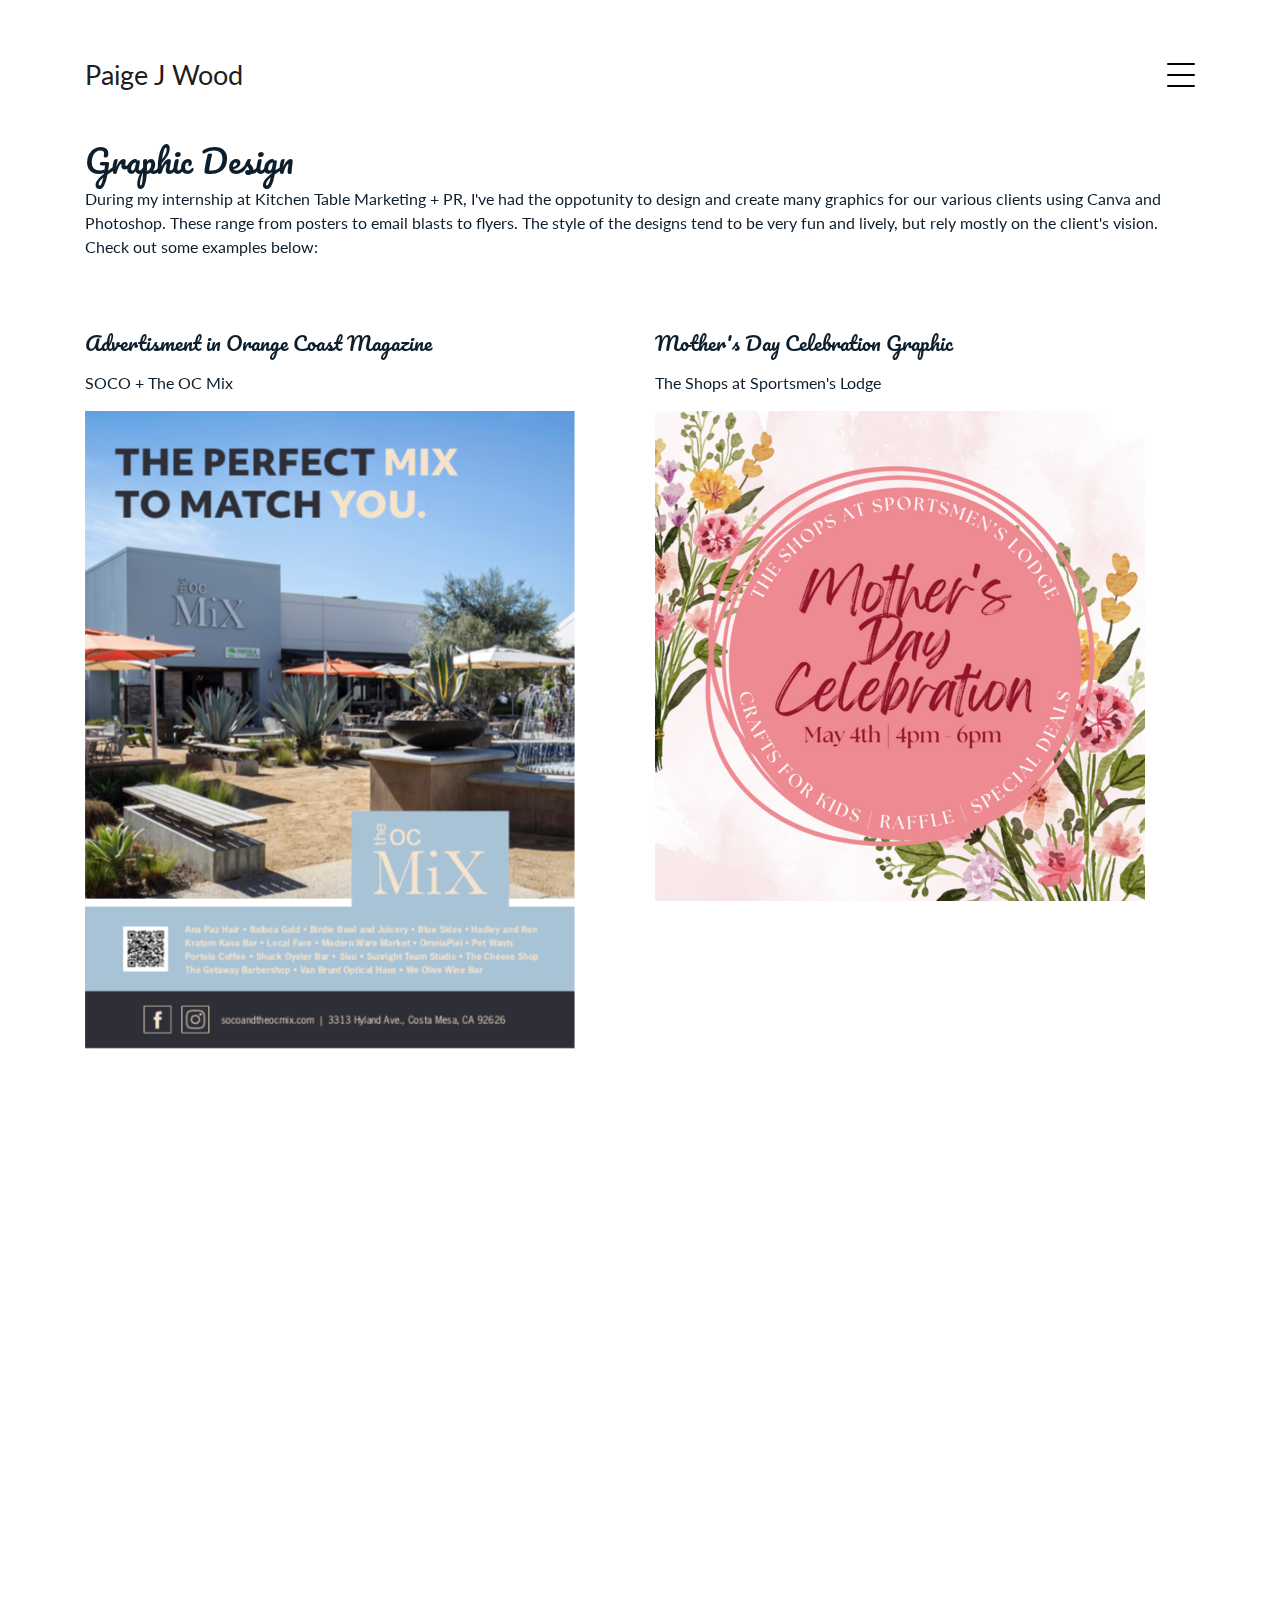
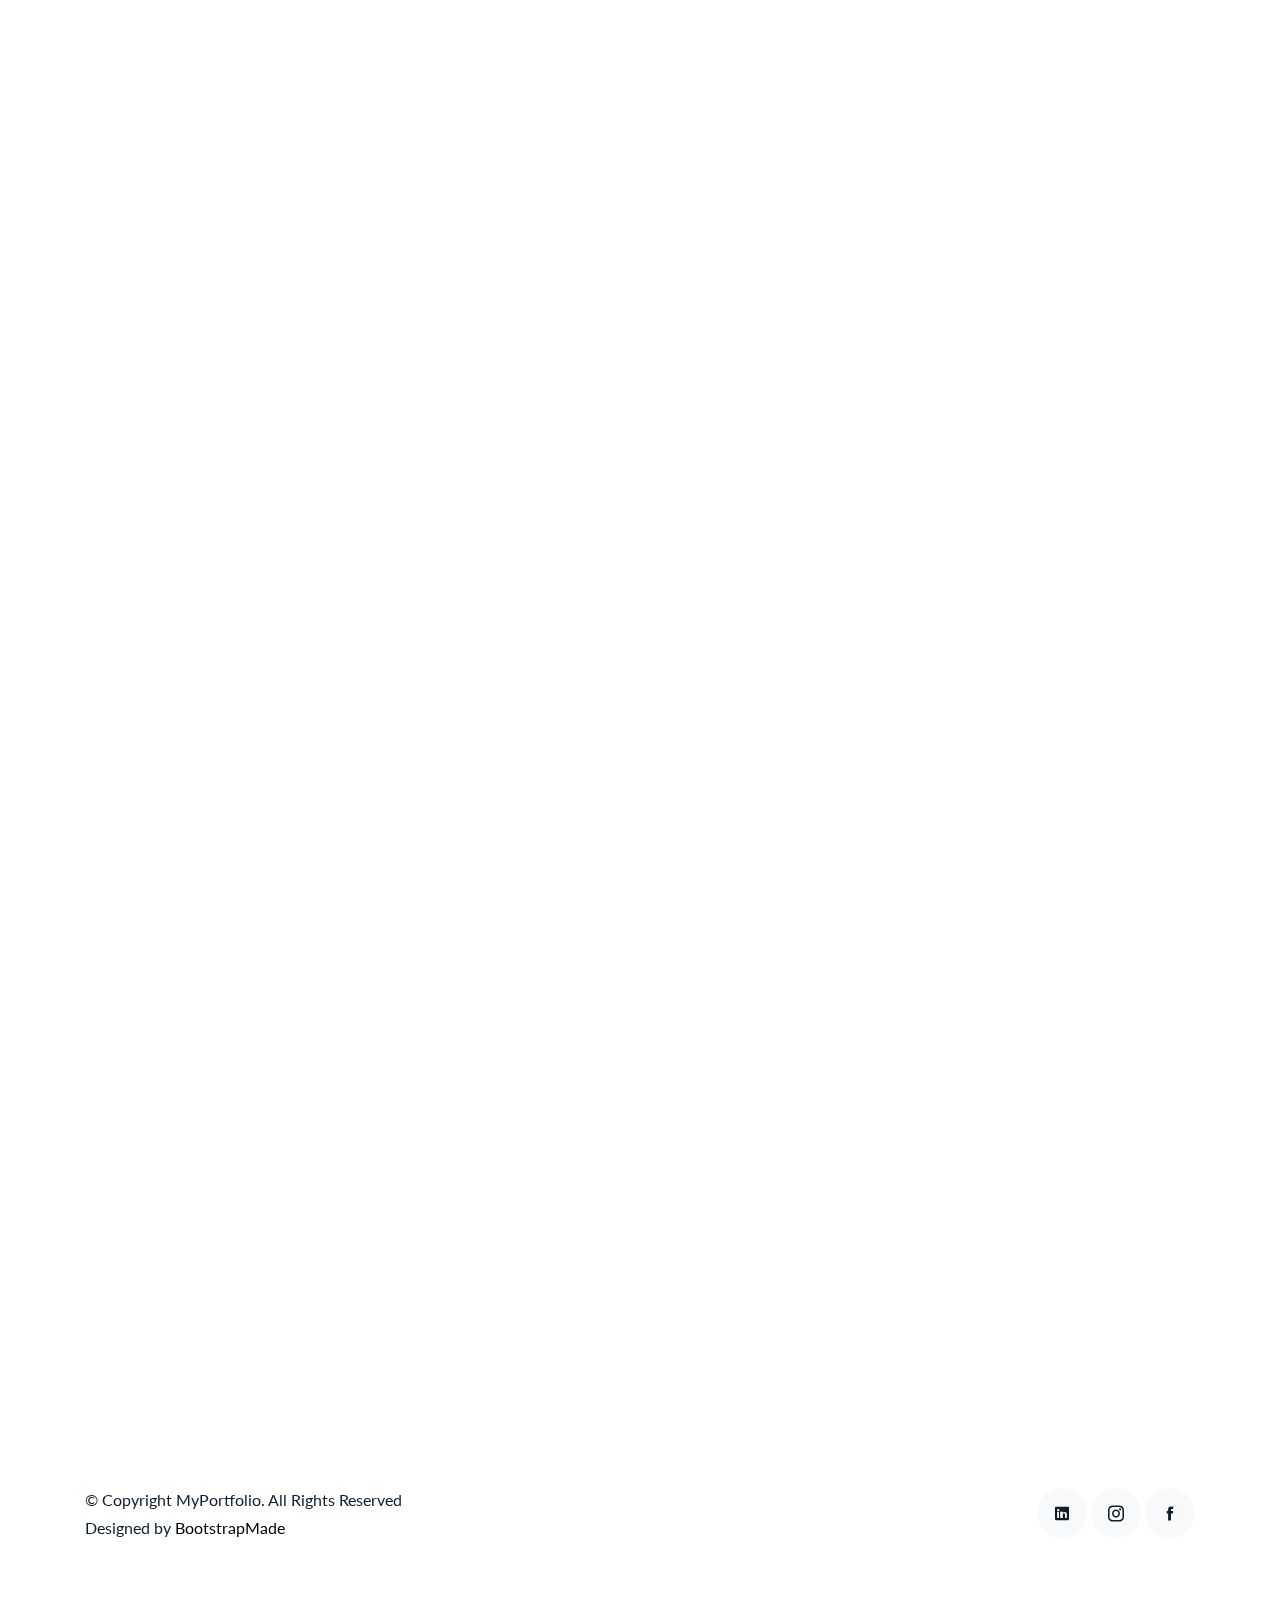
<file: services.html>
<!DOCTYPE html>
<html lang="en">

<head>
  <meta charset="utf-8">
  <title>Graphic Design</title>
  <meta content="width=device-width, initial-scale=1.0" name="viewport">
  <meta content="" name="keywords">
  <meta content="" name="description">

  <!-- Favicons -->
   <link rel="icon" href="favicon.ico">

  <!-- Google Fonts -->
  <style>
@import url('https://fonts.googleapis.com/css2?family=Lato:ital,wght@0,100;0,300;0,400;0,700;0,900;1,100;1,300;1,400;1,700;1,900&family=Pacifico&display=swap');
</style>

  <!-- Bootstrap CSS File -->
  <link href="vendor/bootstrap/css/bootstrap.min.css" rel="stylesheet">

  <!-- Vendor CSS Files -->
  <link href="vendor/icofont/icofont.min.css" rel="stylesheet">
  <link href="vendor/line-awesome/css/line-awesome.min.css" rel="stylesheet">
  <link href="vendor/aos/aos.css" rel="stylesheet">
  <link href="vendor/owlcarousel/assets/owl.carousel.min.css" rel="stylesheet">

  <!-- Template Main CSS File -->
  <link href="css/style.css" rel="stylesheet">

  <!-- =======================================================
    Template Name: MyPortfolio
    Template URL: https://bootstrapmade.com/myportfolio-bootstrap-portfolio-website-template/
    Author: BootstrapMade.com
    Author URL: https://bootstrapmade.com/
  ======================================================= -->
</head>

<body>


  <div class="collapse navbar-collapse custom-navmenu" id="main-navbar">
    <div class="container py-2 py-md-5">
      <div class="row align-items-start">
        <div class="col-md-2">
          <ul class="custom-menu">
            <li><a href="index.html">Home</a></li>
              <li><a href="about.html">About Me</a></li>
            <li><a href="contact.html">Contact</a></li>
          </ul>
        </div>
      </div>

    </div>
  </div>

  <nav class="navbar navbar-light custom-navbar">
    <div class="container">
      <a class="navbar-brand" href="index.html">Paige J Wood</a>

      <a href="#" class="burger" data-toggle="collapse" data-target="#main-navbar">
        <span></span>
      </a>

    </div>
  </nav>



  <main id="main">

    <div class="site-section">
      <div class="container">
        <div class="row mb-4 align-items-center">
          <div class="col-md-12" data-aos="fade-up">

            <h2>Graphic Design</h2>
            <p>During my internship at Kitchen Table Marketing + PR, I've had the oppotunity to design and create many graphics for our various clients using Canva and Photoshop. These range from posters to email blasts to flyers. The style of the designs tend to be very fun and lively, but rely mostly on the client's vision. Check out some examples below:</p>

          </div>


        </div>
      </div>

      <div class="site-section pb-0">
        <div class="container">

          <div class="row">

        <!--1--> 
              <div class="col-12 col-sm-6 col-md-6 col-lg-6 mb-5" data-aos="fade-up" data-aos-delay="">
              <h3 class="h3 mb-3">Advertisment in Orange Coast Magazine</h3>
                <p>SOCO + The OC Mix</p>
              <img src="ad.png">
            </div>
            
        <!--2-->
              <div class="col-12 col-sm-6 col-md-6 col-lg-6 mb-5" data-aos="fade-up" data-aos-delay="100">
              <h3 class="h3 mb-3">Mother's Day Celebration Graphic</h3>
              <p>The Shops at Sportsmen's Lodge</p>
              <img src="momday.png">
            </div>
         
        <!--3-->    
              <div class="col-12 col-sm-6 col-md-6 col-lg-6 mb-5" data-aos="fade-up" data-aos-delay="">
              <h3 class="h3 mb-3">I Heart SOCO + The OC Mix</h3>
              <p>SOCO + The OC Mix</p>
              <img src="soco.png">
            </div>
        <!--4-->    
            <div class="col-12 col-sm-6 col-md-6 col-lg-6 mb-5" data-aos="fade-up" data-aos-delay="100">
              <h3 class="h3 mb-3">Winterfest Graphic</h3>
              <p>The Shops at Sportsmen's Lodge</p>
             <img src="winterfest.png">
            </div>
        <!--5--> 
            <div class="col-12 col-sm-6 col-md-6 col-lg-6 mb-5" data-aos="fade-up" data-aos-delay="">
              <h3 class="h3 mb-2">National Pie Day Graphic </h3>
              <p>Toast Kitchen and Bakery + Girls Inc of OC</p>
              <img src="pie.png">
            </div>
              
        <!--6--> 
            <div class="col-12 col-sm-6 col-md-6 col-lg-6 mb-5" data-aos="fade-up" data-aos-delay="100">
              <h3 class="h3 mb-2">Mother's Day Gift Guide Email Newsletter Graphic</h3>
              <p>The Shops at Sportsmen's Lodge</p>
              <img src="email.png">
            </div>
          </div>
        </div>
      </div>

  </main>
  <footer class="footer" role="contentinfo">
    <div class="container">
      <div class="row">
        <div class="col-sm-6">
          <p class="mb-1">&copy; Copyright MyPortfolio. All Rights Reserved</p>
          <div class="credits">
            <!--
              All the links in the footer should remain intact.
              You can delete the links only if you purchased the pro version.
              Licensing information: https://bootstrapmade.com/license/
              Purchase the pro version with working PHP/AJAX contact form: https://bootstrapmade.com/buy/?theme=MyPortfolio
            -->
            Designed by <a href="https://bootstrapmade.com/">BootstrapMade</a>
          </div>
        </div>
         <div class="col-sm-6 social text-md-right">
          <a href="https://www.linkedin.com/in/paige-wood/"><span class="icofont-linkedin"></span></a>
            <a href="https://www.instagram.com/paigewood2/"><span class="icofont-instagram"></span></a>
          <a href="https://www.facebook.com/paige.wood.5015?mibextid=LQQJ4d"><span class="icofont-facebook"></span></a>
     </div>
      </div>
    </div>
  </footer>

  <!-- Vendor JS Files -->
  <script src="vendor/jquery/jquery.min.js"></script>
  <script src="vendor/jquery/jquery-migrate.min.js"></script>
  <script src="vendor/bootstrap/js/bootstrap.min.js"></script>
  <script src="vendor/easing/easing.min.js"></script>
  <script src="vendor/php-email-form/validate.js"></script>
  <script src="vendor/isotope/isotope.pkgd.min.js"></script>
  <script src="vendor/aos/aos.js"></script>
  <script src="vendor/owlcarousel/owl.carousel.min.js"></script>

  <!-- Template Main JS File -->
  <script src="js/main.js"></script>

</body>

</html>
</file>
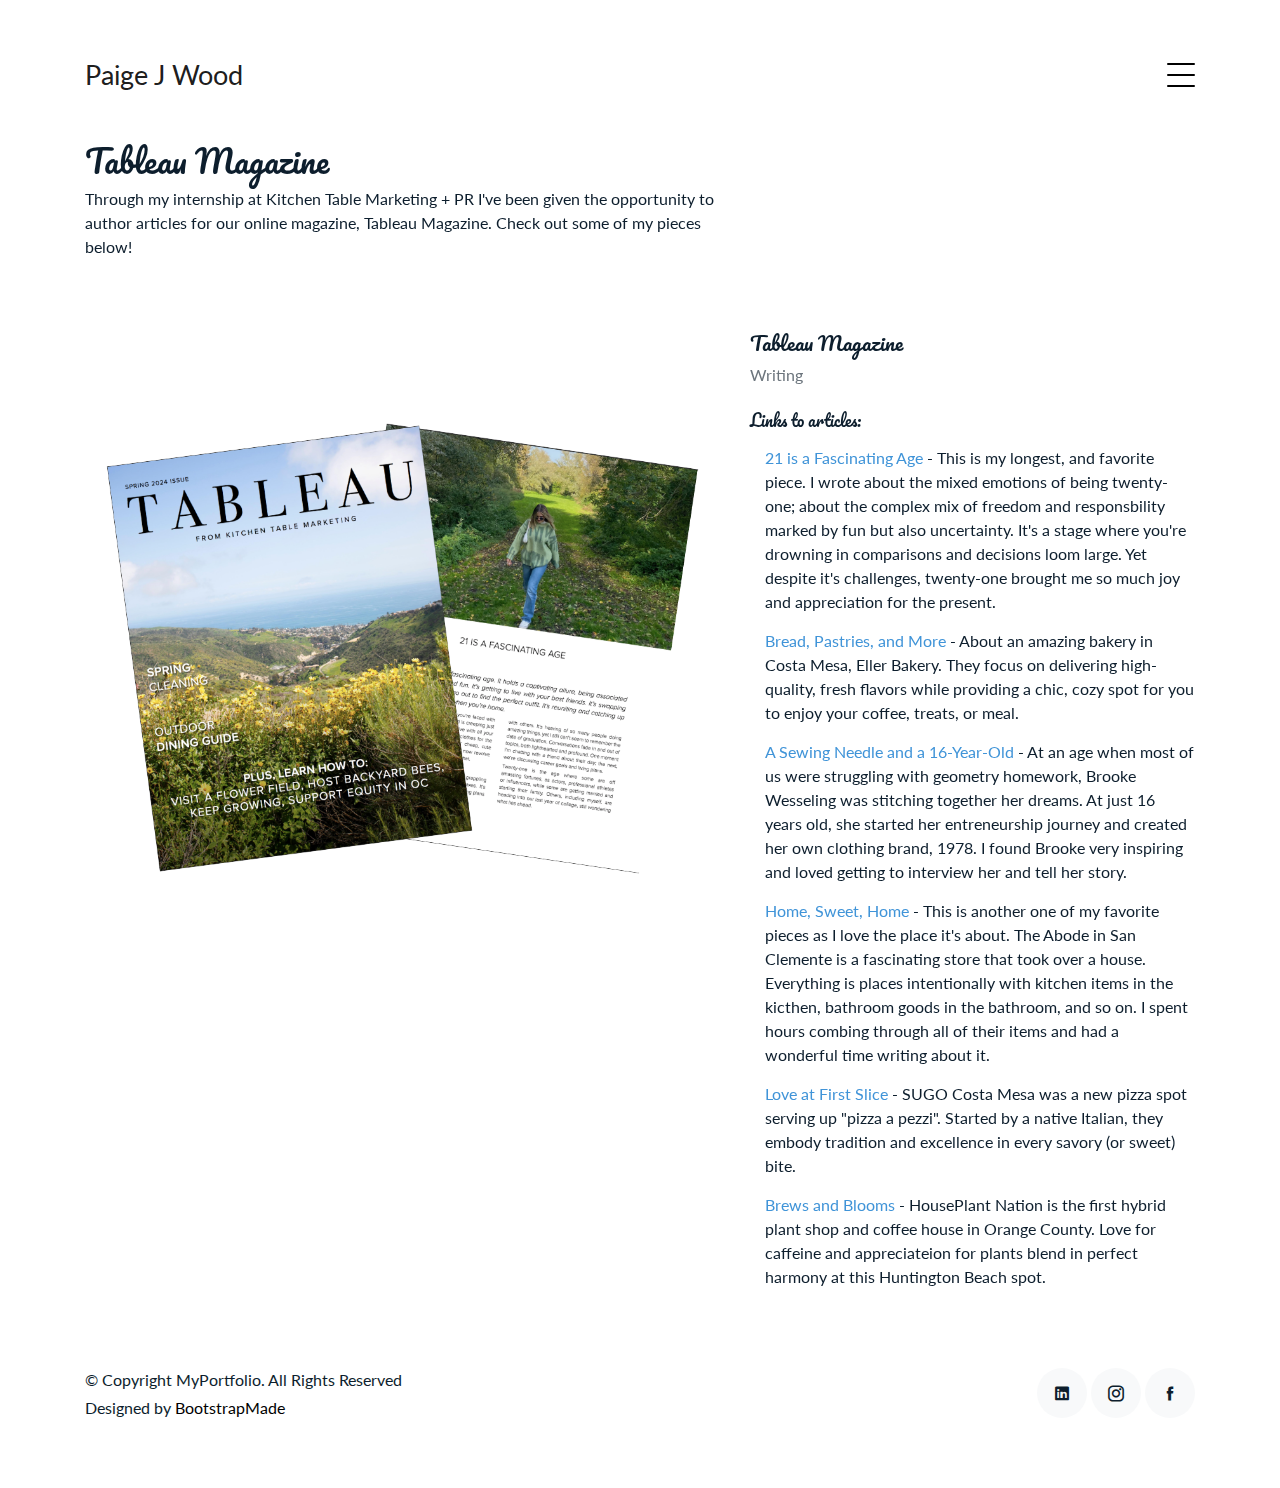
<file: tableau.html>
<!DOCTYPE html>
<html lang="en">

<head>
  <meta charset="utf-8">
  <title>Tableau Magazine</title>
  <meta content="width=device-width, initial-scale=1.0" name="viewport">
  <meta content="" name="keywords">
  <meta content="" name="description">

  <!-- Favicons -->
 <link rel="icon" href="favicon.ico">

  <!-- Google Fonts -->
<style>
@import url('https://fonts.googleapis.com/css2?family=Lato:ital,wght@0,100;0,300;0,400;0,700;0,900;1,100;1,300;1,400;1,700;1,900&family=Pacifico&display=swap');
</style>

  <!-- Bootstrap CSS File -->
  <link href="vendor/bootstrap/css/bootstrap.min.css" rel="stylesheet">

  <!-- Vendor CSS Files -->
  <link href="vendor/icofont/icofont.min.css" rel="stylesheet">
  <link href="vendor/line-awesome/css/line-awesome.min.css" rel="stylesheet">
  <link href="vendor/aos/aos.css" rel="stylesheet">
  <link href="vendor/owlcarousel/assets/owl.carousel.min.css" rel="stylesheet">

  <!-- Template Main CSS File -->
  <link href="css/style.css" rel="stylesheet">

  <!-- =======================================================
    Template Name: MyPortfolio
    Template URL: https://bootstrapmade.com/myportfolio-bootstrap-portfolio-website-template/
    Author: BootstrapMade.com
    Author URL: https://bootstrapmade.com/
  ======================================================= -->
</head>

<body>


  <div class="collapse navbar-collapse custom-navmenu" id="main-navbar">
    <div class="container py-2 py-md-5">
      <div class="row align-items-start">
        <div class="col-md-2">
          <ul class="custom-menu">
            <li><a href="index.html">Home</a></li>
            <li><a href="about.html">About Me</a></li>
            <li><a href="contact.html">Contact</a></li>
          </ul>
        </div>
        <div class="col-md-6 d-none d-md-block  mr-auto">
            </div>
          </div>
        </div>
      </div>


  <nav class="navbar navbar-light custom-navbar">
    <div class="container">
      <a class="navbar-brand" href="index.html">Paige J Wood</a>

      <a href="#" class="burger" data-toggle="collapse" data-target="#main-navbar">
        <span></span>
      </a>

    </div>
  </nav>



  <main id="main">

    <div class="site-section">
      <div class="container">
        <div class="row mb-4 align-items-center">
          <div class="col-md-7" data-aos="fade-up">

            <h2>Tableau Magazine</h2>
            <p>Through my internship at Kitchen Table Marketing + PR I've been given the opportunity to author articles for our online magazine, Tableau Magazine. Check out some of my pieces below! </p>

          </div>


        </div>
      </div>

      <div class="site-section pb-0">
        <div class="container">
          <div class="row align-items-stretch">
            <div class="col-md-7" data-aos="fade-up">
              <img src="tableau.png" alt="Image" class="img-fluid">
            </div>
            <div class="col-md-5 ml-auto" data-aos="fade-up" data-aos-delay="100">
              
                <h3 class="h3">Tableau Magazine</h3>
                <p class="mb-4"><span class="text-muted">Writing</span></p>
                <h4 class="h4 mb-3">Links to articles:</h4>
                <ul>
                  <li><a href="https://issuu.com/tableauofficial/docs/tableau_magazine_fall_2023/30" target="_blank">21 is a Fascinating Age</a> - This is my longest, and favorite piece. I wrote about the mixed emotions of being twenty-one; about the complex mix of freedom and responsbility marked by fun but also uncertainty. It's a stage where you're drowning in comparisons and decisions loom large. Yet despite it's challenges, twenty-one brought me so much joy and appreciation for the present.   </li>
                  <li><a href="https://issuu.com/tableauofficial/docs/tableau_magazine_spring_2024_update/10"target="_blank">Bread, Pastries, and More</a> - About an amazing bakery in Costa Mesa, Eller Bakery. They focus on delivering high-quality, fresh flavors while providing a chic, cozy spot for you to enjoy your coffee, treats, or meal. </li>
                  <li><a href="https://issuu.com/tableauofficial/docs/tableau_magazine_fall_2023/6"target="_blank">A Sewing Needle and a 16-Year-Old</a> - At an age when most of us were struggling with geometry homework, Brooke Wesseling was stitching together her dreams. At just 16 years old, she started her entreneurship journey and created her own clothing brand, 1978. I found Brooke very inspiring and loved getting to interview her and tell her story.  </li>
                  <li><a href="https://issuu.com/tableauofficial/docs/tableau_magazine_fall_2023/8"target="_blank">Home, Sweet, Home</a> - This is another one of my favorite pieces as I love the place it's about. The Abode in San Clemente is a fascinating store that took over a house. Everything is places intentionally with kitchen items in the kicthen, bathroom goods in the bathroom, and so on. I spent hours combing through all of their items and had a wonderful time writing about it. </li>
                    <li> <a href="https://issuu.com/tableauofficial/docs/tableau_magazine_spring_2024_update/8"target="_blank">Love at First Slice </a>- SUGO Costa Mesa was a new pizza spot serving up "pizza a pezzi". Started by a native Italian, they embody tradition and excellence in every savory (or sweet) bite. </li>
                    <li> <a href="https://issuu.com/tableauofficial/docs/tableau_magazine_spring_2024_update/8"target="_blank">Brews and Blooms </a> - HousePlant Nation is the first hybrid plant shop and coffee house in Orange County. Love for caffeine and appreciateion for plants blend in perfect harmony at this Huntington Beach spot. </li>
                </ul>
              
            </div>
          </div>
        </div>
      </div>


     <!-- <div class="site-section pb-0">
        <div class="container">
          <div class="row justify-content-center text-center mb-4">
            <div class="col-5">
              <h3 class="h3 heading">More Works</h3>
              <p>Lorem ipsum dolor sit amet consectetur adipisicing elit explicabo inventore.</p>
            </div>
          </div>

          <div class="row" data-aos="fade-up" data-aos-delay="200">
            <div class="item web col-sm-6 col-md-4 col-lg-4 mb-4">
              <a href="work-single.html" class="item-wrap fancybox">
                <div class="work-info">
                  <h3>Boxed Water</h3>
                  <span>Web</span>
                </div>
                <img class="img-fluid" src="img/img_1.jpg">
              </a>
            </div>
            <div class="item photography col-sm-6 col-md-4 col-lg-4 mb-4">
              <a href="work-single.html" class="item-wrap fancybox">
                <div class="work-info">
                  <h3>Build Indoo</h3>
                  <span>Photography</span>
                </div>
                <img class="img-fluid" src="img/img_2.jpg">
              </a>
            </div>
            <div class="item branding col-sm-6 col-md-4 col-lg-4 mb-4">
              <a href="work-single.html" class="item-wrap fancybox">
                <div class="work-info">
                  <h3>Cocooil</h3>
                  <span>Branding</span>
                </div>
                <img class="img-fluid" src="img/img_3.jpg">
              </a>
            </div>
            <div class="item design col-sm-6 col-md-4 col-lg-4 mb-4">
              <a href="work-single.html" class="item-wrap fancybox">
                <div class="work-info">
                  <h3>Nike Shoe</h3>
                  <span>Design</span>
                </div>
                <img class="img-fluid" src="img/img_4.jpg">
              </a>
            </div>
            <div class="item photography col-sm-6 col-md-4 col-lg-4 mb-4">
              <a href="work-single.html" class="item-wrap fancybox">
                <div class="work-info">
                  <h3>Kitchen Sink</h3>
                  <span>Photography</span>
                </div>
                <img class="img-fluid" src="img/img_5.jpg">
              </a>
            </div>
            <div class="item branding col-sm-6 col-md-4 col-lg-4 mb-4">
              <a href="work-single.html" class="item-wrap fancybox">
                <div class="work-info">
                  <h3>Amazon</h3>
                  <span>brandingn</span>
                </div>
                <img class="img-fluid" src="img/img_6.jpg">
              </a>
            </div>
          </div>
        </div>
      </div> -->



      <div class="site-section pb-0">
        <!--<div class="container">

          <div class="owl-carousel testimonial-carousel">

            <div class="testimonial-wrap">
              <div class="testimonial">
                <img src="img/person_1.jpg" alt="Image" class="img-fluid">
                <blockquote>
                  <p>Lorem ipsum dolor sit amet consectetur adipisicing elit. Quisquam necessitatibus incidunt ut
                    officiis explicabo inventore.</p>
                </blockquote>
                <p>&mdash; Jean Hicks</p>
              </div>
            </div>

            <div class="testimonial-wrap">
              <div class="testimonial">
                <img src="img/person_2.jpg" alt="Image" class="img-fluid">
                <blockquote>
                  <p>Lorem ipsum dolor sit amet consectetur adipisicing elit. Quisquam necessitatibus incidunt ut
                    officiis explicabo inventore.</p>
                </blockquote>
                <p>&mdash; Chris Stanworth</p>
              </div>
            </div>

          </div>

        </div>
      </div> -->
  </main>
  
  <footer class="footer" role="contentinfo">
    <div class="container">
      <div class="row">
        <div class="col-sm-6">
          <p class="mb-1">&copy; Copyright MyPortfolio. All Rights Reserved</p>
          <div class="credits">
            <!--
              All the links in the footer should remain intact.
              You can delete the links only if you purchased the pro version.
              Licensing information: https://bootstrapmade.com/license/
              Purchase the pro version with working PHP/AJAX contact form: https://bootstrapmade.com/buy/?theme=MyPortfolio
            -->
            Designed by <a href="https://bootstrapmade.com/">BootstrapMade</a>
          </div>
        </div>
         <div class="col-sm-6 social text-md-right">
          <a href="https://www.linkedin.com/in/paige-wood/"><span class="icofont-linkedin"></span></a>
            <a href="https://www.instagram.com/paigewood2/"><span class="icofont-instagram"></span></a>
          <a href="https://www.facebook.com/paige.wood.5015?mibextid=LQQJ4d"><span class="icofont-facebook"></span></a>
     </div>
      </div>
    </div>
  </footer>

  <!-- Vendor JS Files -->
  <script src="vendor/jquery/jquery.min.js"></script>
  <script src="vendor/jquery/jquery-migrate.min.js"></script>
  <script src="vendor/bootstrap/js/bootstrap.min.js"></script>
  <script src="vendor/easing/easing.min.js"></script>
  <script src="vendor/php-email-form/validate.js"></script>
  <script src="vendor/isotope/isotope.pkgd.min.js"></script>
  <script src="vendor/aos/aos.js"></script>
  <script src="vendor/owlcarousel/owl.carousel.min.js"></script>

  <!-- Template Main JS File -->
  <script src="js/main.js"></script>

</body>

</html>
</file>
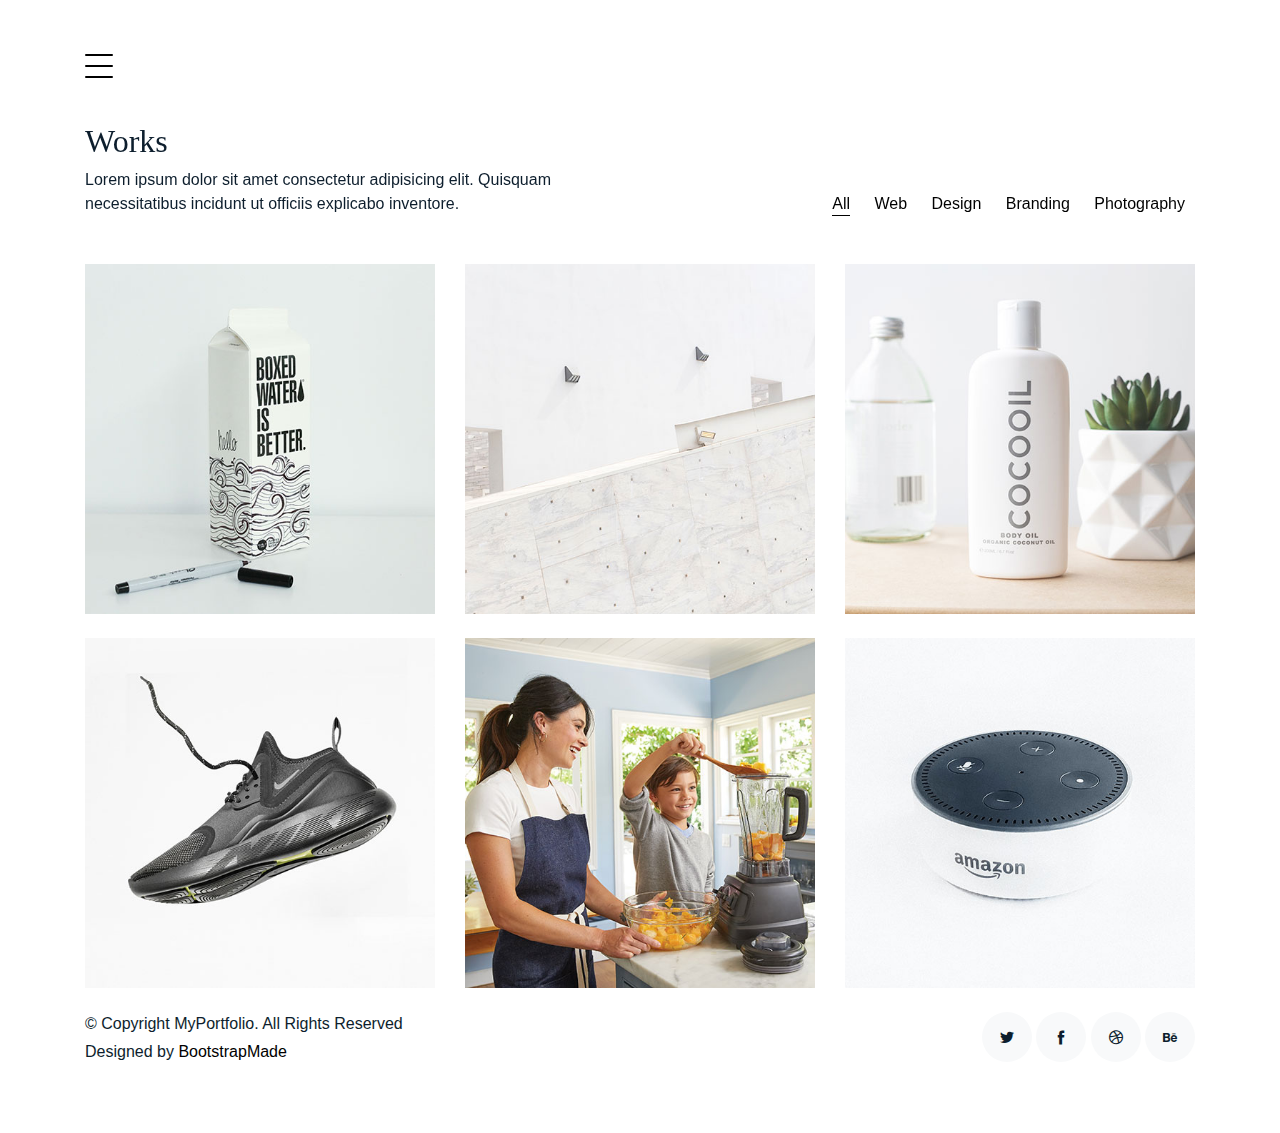
<file: Works.html>
<!DOCTYPE html>
<html lang="en">

<head>
  <meta charset="utf-8">
  <title>Works - MyPortfolio</title>
  <meta content="width=device-width, initial-scale=1.0" name="viewport">
  <meta content="" name="keywords">
  <meta content="" name="description">

  <!-- Favicons -->
  <link href="img/favicon.png" rel="icon">
  <link href="img/apple-touch-icon.png" rel="apple-touch-icon">

  <!-- Google Fonts -->
  <link href="https://fonts.googleapis.com/css?family=Inconsolata:400,700|Raleway:400,700&display=swap"
    rel="stylesheet">

  <!-- Bootstrap CSS File -->
  <link href="vendor/bootstrap/css/bootstrap.min.css" rel="stylesheet">

  <!-- Vendor CSS Files -->
  <link href="vendor/icofont/icofont.min.css" rel="stylesheet">
  <link href="vendor/line-awesome/css/line-awesome.min.css" rel="stylesheet">
  <link href="vendor/aos/aos.css" rel="stylesheet">
  <link href="vendor/owlcarousel/assets/owl.carousel.min.css" rel="stylesheet">

  <!-- Template Main CSS File -->
  <link href="css/style.css" rel="stylesheet">

  <!-- =======================================================
    Template Name: MyPortfolio
    Template URL: https://bootstrapmade.com/myportfolio-bootstrap-portfolio-website-template/
    Author: BootstrapMade.com
    Author URL: https://bootstrapmade.com/
  ======================================================= -->
</head>

<body>


  <div class="collapse navbar-collapse custom-navmenu" id="main-navbar">
    <div class="container py-2 py-md-5">
      <div class="row align-items-start">
        <div class="col-md-2">
          <ul class="custom-menu">
            <li><a href="index.html">Home</a></li>
            <li><a href="about.html">About Me</a></li>
            <li class="active"><a href="works.html">Works</a></li>
            <li><a href="contact.html">Contact</a></li>
          </ul>
        </div>
        <div class="col-md-6 d-none d-md-block  mr-auto">
        </div>
        <div class="col-md-4 d-none d-md-block">
    
        </div>
      </div>

    </div>
  </div>

  <nav class="navbar navbar-light custom-navbar">
    <div class="container">

      <a href="#" class="burger" data-toggle="collapse" data-target="#main-navbar">
        <span></span>
      </a>

    </div>
  </nav>



  <main id="main">

    <div class="site-section pb-0 site-portfolio">
      <div class="container">
        <div class="row mb-5 align-items-end">
          <div class="col-md-12 col-lg-6 mb-4 mb-lg-0" data-aos="fade-up">
            <h2>Works</h2>
            <p class="mb-0">Lorem ipsum dolor sit amet consectetur adipisicing elit. Quisquam necessitatibus incidunt ut
              officiis explicabo inventore.</p>
          </div>
          <div class="col-md-12 col-lg-6 text-left text-lg-right" data-aos="fade-up" data-aos-delay="100">
            <div id="filters" class="filters">
              <a href="#" data-filter="*" class="active">All</a>
              <a href="#" data-filter=".web">Web</a>
              <a href="#" data-filter=".design">Design</a>
              <a href="#" data-filter=".branding">Branding</a>
              <a href="#" data-filter=".photography">Photography</a>
            </div>
          </div>
        </div>
        <div id="portfolio-grid" class="row no-gutter" data-aos="fade-up" data-aos-delay="200">
          <div class="item web col-sm-6 col-md-4 col-lg-4 mb-4">
            <a href="work-single.html" class="item-wrap fancybox">
              <div class="work-info">
                <h3>Boxed Water</h3>
                <span>Web</span>
              </div>
              <img class="img-fluid" src="img/img_1.jpg">
            </a>
          </div>
          <div class="item photography col-sm-6 col-md-4 col-lg-4 mb-4">
            <a href="London.html" class="item-wrap fancybox">
              <div class="work-info">
                <h3>Build Indoo</h3>
                <span>Photography</span>
              </div>
              <img class="img-fluid" src="img/img_2.jpg">
            </a>
          </div>
          <div class="item branding col-sm-6 col-md-4 col-lg-4 mb-4">
            <a href="work-single.html" class="item-wrap fancybox">
              <div class="work-info">
                <h3>Cocooil</h3>
                <span>Branding</span>
              </div>
              <img class="img-fluid" src="img/img_3.jpg">
            </a>
          </div>
          <div class="item design col-sm-6 col-md-4 col-lg-4 mb-4">
            <a href="work-single.html" class="item-wrap fancybox">
              <div class="work-info">
                <h3>Nike Shoe</h3>
                <span>Design</span>
              </div>
              <img class="img-fluid" src="img/img_4.jpg">
            </a>
          </div>
          <div class="item photography col-sm-6 col-md-4 col-lg-4 mb-4">
            <a href="work-single.html" class="item-wrap fancybox">
              <div class="work-info">
                <h3>Kitchen Sink</h3>
                <span>Photography</span>
              </div>
              <img class="img-fluid" src="img/img_5.jpg">
            </a>
          </div>
          <div class="item branding col-sm-6 col-md-4 col-lg-4 mb-4">
            <a href="work-single.html" class="item-wrap fancybox">
              <div class="work-info">
                <h3>Amazon</h3>
                <span>brandingn</span>
              </div>
              <img class="img-fluid" src="img/img_6.jpg">
            </a>
          </div>
        </div>
      </div>
    </div>


   <!-- <div class="site-section">
      <div class="container">

        <div class="owl-carousel testimonial-carousel">

          <div class="testimonial-wrap">
            <div class="testimonial">
              <img src="img/person_1.jpg" alt="Image" class="img-fluid">
              <blockquote>
                <p>Lorem ipsum dolor sit amet consectetur adipisicing elit. Quisquam necessitatibus incidunt ut officiis
                  explicabo inventore.</p>
              </blockquote>
              <p>&mdash; Jean Hicks</p>
            </div>
          </div>

          <div class="testimonial-wrap">
            <div class="testimonial">
              <img src="img/person_2.jpg" alt="Image" class="img-fluid">
              <blockquote>
                <p>Lorem ipsum dolor sit amet consectetur adipisicing elit. Quisquam necessitatibus incidunt ut officiis
                  explicabo inventore.</p>
              </blockquote>
              <p>&mdash; Chris Stanworth</p>
            </div>
          </div>

        </div>

      </div>
    </div> -->
  </main>

  <footer class="footer" role="contentinfo">
    <div class="container">
      <div class="row">
        <div class="col-sm-6">
          <p class="mb-1">&copy; Copyright MyPortfolio. All Rights Reserved</p>
          <div class="credits">
            <!--
              All the links in the footer should remain intact.
              You can delete the links only if you purchased the pro version.
              Licensing information: https://bootstrapmade.com/license/
              Purchase the pro version with working PHP/AJAX contact form: https://bootstrapmade.com/buy/?theme=MyPortfolio
            -->
            Designed by <a href="https://bootstrapmade.com/">BootstrapMade</a>
          </div>
        </div>
        <div class="col-sm-6 social text-md-right">
          <a href="#"><span class="icofont-twitter"></span></a>
          <a href="#"><span class="icofont-facebook"></span></a>
          <a href="#"><span class="icofont-dribbble"></span></a>
          <a href="#"><span class="icofont-behance"></span></a>
        </div>
      </div>
    </div>
  </footer>

  <!-- Vendor JS Files -->
  <script src="vendor/jquery/jquery.min.js"></script>
  <script src="vendor/jquery/jquery-migrate.min.js"></script>
  <script src="vendor/bootstrap/js/bootstrap.min.js"></script>
  <script src="vendor/easing/easing.min.js"></script>
  <script src="vendor/php-email-form/validate.js"></script>
  <script src="vendor/isotope/isotope.pkgd.min.js"></script>
  <script src="vendor/aos/aos.js"></script>
  <script src="vendor/owlcarousel/owl.carousel.min.js"></script>

  <!-- Template Main JS File -->
  <script src="js/main.js"></script>

</body>

</html>
</file>
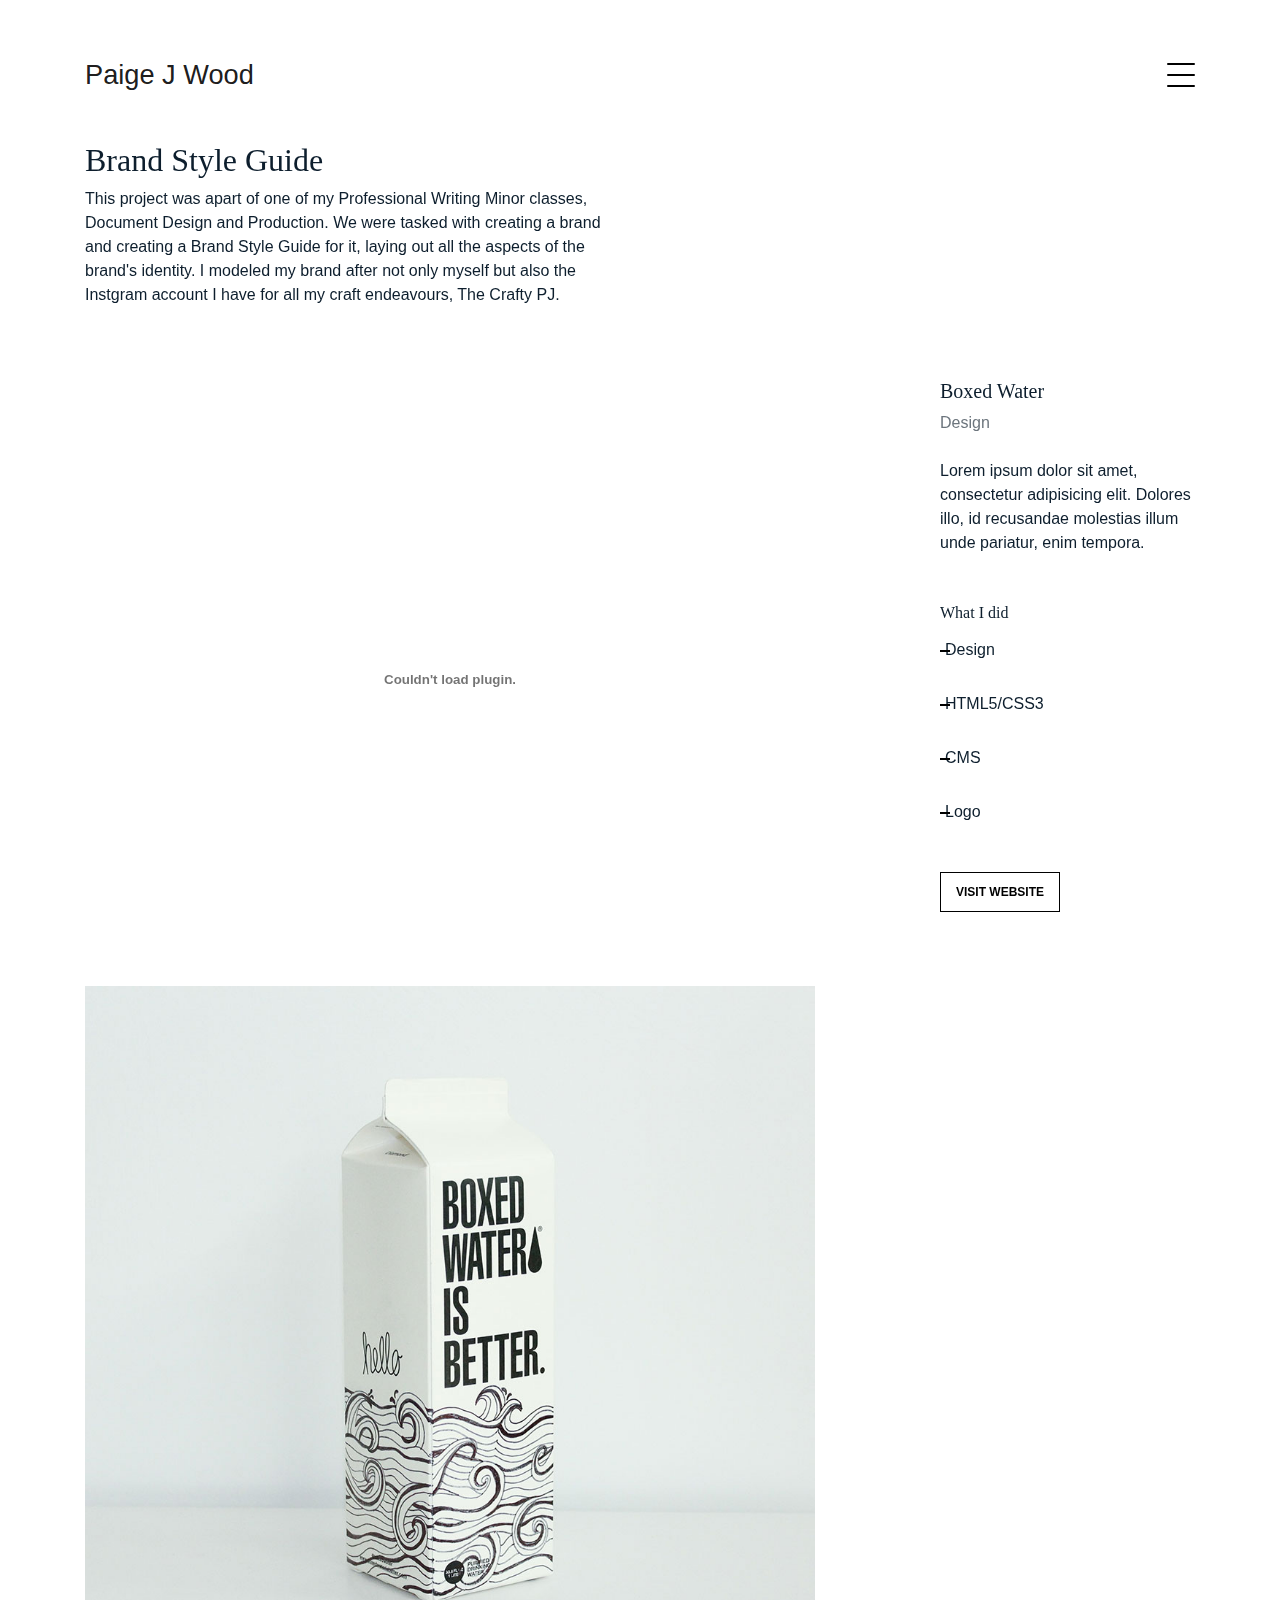
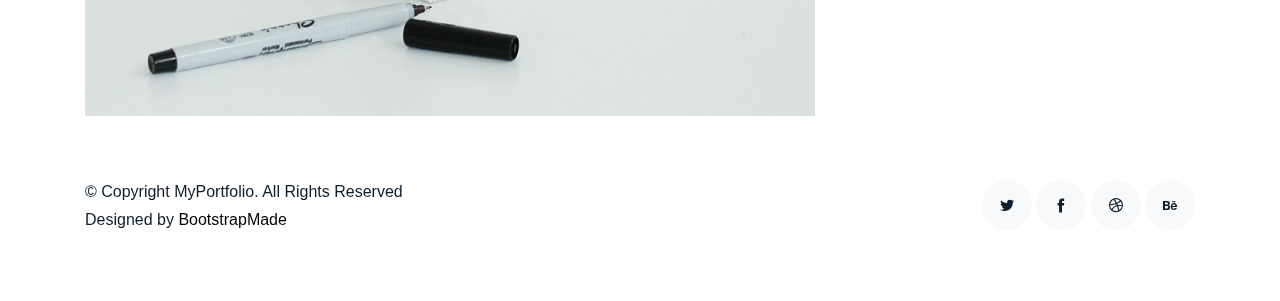
<file: worksingle.html>
<!DOCTYPE html>
<html lang="en">

<head>
  <meta charset="utf-8">
  <title>Portfolio Item - MyPortfolio</title>
  <meta content="width=device-width, initial-scale=1.0" name="viewport">
  <meta content="" name="keywords">
  <meta content="" name="description">

  <!-- Favicons -->
  <link href="img/favicon.png" rel="icon">
  <link href="img/apple-touch-icon.png" rel="apple-touch-icon">

  <!-- Google Fonts -->
  <link href="https://fonts.googleapis.com/css?family=Inconsolata:400,700|Raleway:400,700&display=swap"
    rel="stylesheet">

  <!-- Bootstrap CSS File -->
  <link href="vendor/bootstrap/css/bootstrap.min.css" rel="stylesheet">

  <!-- Vendor CSS Files -->
  <link href="vendor/icofont/icofont.min.css" rel="stylesheet">
  <link href="vendor/line-awesome/css/line-awesome.min.css" rel="stylesheet">
  <link href="vendor/aos/aos.css" rel="stylesheet">
  <link href="vendor/owlcarousel/assets/owl.carousel.min.css" rel="stylesheet">

  <!-- Template Main CSS File -->
  <link href="css/style.css" rel="stylesheet">

  <!-- =======================================================
    Template Name: MyPortfolio
    Template URL: https://bootstrapmade.com/myportfolio-bootstrap-portfolio-website-template/
    Author: BootstrapMade.com
    Author URL: https://bootstrapmade.com/
  ======================================================= -->
</head>

<body>


  <div class="collapse navbar-collapse custom-navmenu" id="main-navbar">
    <div class="container py-2 py-md-5">
      <div class="row align-items-start">
        <div class="col-md-2">
          <ul class="custom-menu">
            <li><a href="index.html">Home</a></li>
            <li><a href="about.html">About Me</a></li>
            <li><a href="contact.html">Contact</a></li>
          </ul>
        </div>
        <div class="col-md-6 d-none d-md-block  mr-auto">
            </div>
          </div>
        </div>
      </div>

  <nav class="navbar navbar-light custom-navbar">
    <div class="container">
      <a class="navbar-brand" href="index.html">Paige J Wood</a>

      <a href="#" class="burger" data-toggle="collapse" data-target="#main-navbar">
        <span></span>
      </a>

    </div>
  </nav>



  <main id="main">

    <div class="site-section">
      <div class="container">
        <div class="row mb-4 align-items-center">
          <div class="col-md-6" data-aos="fade-up">

            <h2>Brand Style Guide</h2>
            <p>This project was apart of one of my Professional Writing Minor classes, Document Design and Production. We were tasked with creating a brand and creating a Brand Style Guide for it, laying out all the aspects of the brand's identity. I modeled my brand after not only myself but also the Instgram account I have for all my craft endeavours, The Crafty PJ.  </p>

          </div>


        </div>
      </div>

      <div class="site-section pb-0">
        <div class="container">
          <div class="row align-items-stretch">
            <div class="col-md-8" data-aos="fade-up">
            <embed src="BSG.pdf" type="application/pdf" width="100%" height="600px"/>

              <img src="img/img_1_big.jpg" alt="Image" class="img-fluid">
            </div>
            <div class="col-md-3 ml-auto" data-aos="fade-up" data-aos-delay="100">
              <div class="sticky-content">
                <h3 class="h3">Boxed Water</h3>
                <p class="mb-4"><span class="text-muted">Design</span></p>

                <div class="mb-5">
                  <p>Lorem ipsum dolor sit amet, consectetur adipisicing elit. Dolores illo, id recusandae molestias
                    illum unde pariatur, enim tempora.</p>

                </div>
                <h4 class="h4 mb-3">What I did</h4>
                <ul class="list-unstyled list-line mb-5">
                  <li>Design</li>
                  <li>HTML5/CSS3</li>
                  <li>CMS</li>
                  <li>Logo</li>
                </ul>

                <p><a href="#" class="readmore">Visit Website</a></p>
              </div>
            </div>
          </div>
        </div>
      </div>


     <!-- <div class="site-section pb-0">
        <div class="container">
          <div class="row justify-content-center text-center mb-4">
            <div class="col-5">
              <h3 class="h3 heading">More Works</h3>
              <p>Lorem ipsum dolor sit amet consectetur adipisicing elit explicabo inventore.</p>
            </div>
          </div>

          <div class="row" data-aos="fade-up" data-aos-delay="200">
            <div class="item web col-sm-6 col-md-4 col-lg-4 mb-4">
              <a href="work-single.html" class="item-wrap fancybox">
                <div class="work-info">
                  <h3>Boxed Water</h3>
                  <span>Web</span>
                </div>
                <img class="img-fluid" src="img/img_1.jpg">
              </a>
            </div>
            <div class="item photography col-sm-6 col-md-4 col-lg-4 mb-4">
              <a href="work-single.html" class="item-wrap fancybox">
                <div class="work-info">
                  <h3>Build Indoo</h3>
                  <span>Photography</span>
                </div>
                <img class="img-fluid" src="img/img_2.jpg">
              </a>
            </div>
            <div class="item branding col-sm-6 col-md-4 col-lg-4 mb-4">
              <a href="work-single.html" class="item-wrap fancybox">
                <div class="work-info">
                  <h3>Cocooil</h3>
                  <span>Branding</span>
                </div>
                <img class="img-fluid" src="img/img_3.jpg">
              </a>
            </div>
            <div class="item design col-sm-6 col-md-4 col-lg-4 mb-4">
              <a href="work-single.html" class="item-wrap fancybox">
                <div class="work-info">
                  <h3>Nike Shoe</h3>
                  <span>Design</span>
                </div>
                <img class="img-fluid" src="img/img_4.jpg">
              </a>
            </div>
            <div class="item photography col-sm-6 col-md-4 col-lg-4 mb-4">
              <a href="work-single.html" class="item-wrap fancybox">
                <div class="work-info">
                  <h3>Kitchen Sink</h3>
                  <span>Photography</span>
                </div>
                <img class="img-fluid" src="img/img_5.jpg">
              </a>
            </div>
            <div class="item branding col-sm-6 col-md-4 col-lg-4 mb-4">
              <a href="work-single.html" class="item-wrap fancybox">
                <div class="work-info">
                  <h3>Amazon</h3>
                  <span>brandingn</span>
                </div>
                <img class="img-fluid" src="img/img_6.jpg">
              </a>
            </div>
          </div>
        </div>
      </div> -->



      <div class="site-section pb-0">
        <!--<div class="container">

          <div class="owl-carousel testimonial-carousel">

            <div class="testimonial-wrap">
              <div class="testimonial">
                <img src="img/person_1.jpg" alt="Image" class="img-fluid">
                <blockquote>
                  <p>Lorem ipsum dolor sit amet consectetur adipisicing elit. Quisquam necessitatibus incidunt ut
                    officiis explicabo inventore.</p>
                </blockquote>
                <p>&mdash; Jean Hicks</p>
              </div>
            </div>

            <div class="testimonial-wrap">
              <div class="testimonial">
                <img src="img/person_2.jpg" alt="Image" class="img-fluid">
                <blockquote>
                  <p>Lorem ipsum dolor sit amet consectetur adipisicing elit. Quisquam necessitatibus incidunt ut
                    officiis explicabo inventore.</p>
                </blockquote>
                <p>&mdash; Chris Stanworth</p>
              </div>
            </div>

          </div>

        </div>
      </div> -->
  </main>
  
  <footer class="footer" role="contentinfo">
    <div class="container">
      <div class="row">
        <div class="col-sm-6">
          <p class="mb-1">&copy; Copyright MyPortfolio. All Rights Reserved</p>
          <div class="credits">
            <!--
              All the links in the footer should remain intact.
              You can delete the links only if you purchased the pro version.
              Licensing information: https://bootstrapmade.com/license/
              Purchase the pro version with working PHP/AJAX contact form: https://bootstrapmade.com/buy/?theme=MyPortfolio
            -->
            Designed by <a href="https://bootstrapmade.com/">BootstrapMade</a>
          </div>
        </div>
        <div class="col-sm-6 social text-md-right">
          <a href="#"><span class="icofont-twitter"></span></a>
          <a href="#"><span class="icofont-facebook"></span></a>
          <a href="#"><span class="icofont-dribbble"></span></a>
          <a href="#"><span class="icofont-behance"></span></a>
        </div>
      </div>
    </div>
  </footer>

  <!-- Vendor JS Files -->
  <script src="vendor/jquery/jquery.min.js"></script>
  <script src="vendor/jquery/jquery-migrate.min.js"></script>
  <script src="vendor/bootstrap/js/bootstrap.min.js"></script>
  <script src="vendor/easing/easing.min.js"></script>
  <script src="vendor/php-email-form/validate.js"></script>
  <script src="vendor/isotope/isotope.pkgd.min.js"></script>
  <script src="vendor/aos/aos.js"></script>
  <script src="vendor/owlcarousel/owl.carousel.min.js"></script>

  <!-- Template Main JS File -->
  <script src="js/main.js"></script>

</body>

</html>
</file>
<file: vendor/line-awesome/css/line-awesome.min.css>
.la,.lab,.lad,.lal,.lar,.las{-moz-osx-font-smoothing:grayscale;-webkit-font-smoothing:antialiased;display:inline-block;font-style:normal;font-variant:normal;text-rendering:auto;line-height:1}.la-lg{font-size:1.33333em;line-height:.75em;vertical-align:-.0667em}.la-xs{font-size:.75em}.la-sm{font-size:.875em}.la-1x{font-size:1em}.la-2x{font-size:2em}.la-3x{font-size:3em}.la-4x{font-size:4em}.la-5x{font-size:5em}.la-6x{font-size:6em}.la-7x{font-size:7em}.la-8x{font-size:8em}.la-9x{font-size:9em}.la-10x{font-size:10em}.la-fw{text-align:center;width:1.25em}.la-ul{list-style-type:none;margin-left:2.5em;padding-left:0}.la-ul>li{position:relative}.la-li{left:-2em;position:absolute;text-align:center;width:2em;line-height:inherit}.la-border{border:solid .08em #eee;border-radius:.1em;padding:.2em .25em .15em}.la-pull-left{float:left}.la-pull-right{float:right}.la.la-pull-left,.lab.la-pull-left,.lal.la-pull-left,.lar.la-pull-left,.las.la-pull-left{margin-right:.3em}.la.la-pull-right,.lab.la-pull-right,.lal.la-pull-right,.lar.la-pull-right,.las.la-pull-right{margin-left:.3em}.la-spin{-webkit-animation:la-spin 2s infinite linear;animation:la-spin 2s infinite linear}.la-pulse{-webkit-animation:la-spin 1s infinite steps(8);animation:la-spin 1s infinite steps(8)}@-webkit-keyframes la-spin{0%{-webkit-transform:rotate(0);transform:rotate(0)}100%{-webkit-transform:rotate(360deg);transform:rotate(360deg)}}@keyframes la-spin{0%{-webkit-transform:rotate(0);transform:rotate(0)}100%{-webkit-transform:rotate(360deg);transform:rotate(360deg)}}.la-rotate-90{-webkit-transform:rotate(90deg);transform:rotate(90deg)}.la-rotate-180{-webkit-transform:rotate(180deg);transform:rotate(180deg)}.la-rotate-270{-webkit-transform:rotate(270deg);transform:rotate(270deg)}.la-flip-horizontal{-webkit-transform:scale(-1,1);transform:scale(-1,1)}.la-flip-vertical{-webkit-transform:scale(1,-1);transform:scale(1,-1)}.la-flip-both,.la-flip-horizontal.la-flip-vertical{-webkit-transform:scale(-1,-1);transform:scale(-1,-1)}:root .la-flip-both,:root .la-flip-horizontal,:root .la-flip-vertical,:root .la-rotate-180,:root .la-rotate-270,:root .la-rotate-90{-webkit-filter:none;filter:none}.la-stack{display:inline-block;height:2em;line-height:2em;position:relative;vertical-align:middle;width:2.5em}.la-stack-1x,.la-stack-2x{left:0;position:absolute;text-align:center;width:100%}.la-stack-1x{line-height:inherit}.la-stack-2x{font-size:2em}.la-inverse{color:#fff}.la-500px:before{content:"\f26e"}.la-accessible-icon:before{content:"\f368"}.la-accusoft:before{content:"\f369"}.la-acquisitions-incorporated:before{content:"\f6af"}.la-ad:before{content:"\f641"}.la-address-book:before{content:"\f2b9"}.la-address-card:before{content:"\f2bb"}.la-adjust:before{content:"\f042"}.la-adn:before{content:"\f170"}.la-adobe:before{content:"\f778"}.la-adversal:before{content:"\f36a"}.la-affiliatetheme:before{content:"\f36b"}.la-air-freshener:before{content:"\f5d0"}.la-airbnb:before{content:"\f834"}.la-algolia:before{content:"\f36c"}.la-align-center:before{content:"\f037"}.la-align-justify:before{content:"\f039"}.la-align-left:before{content:"\f036"}.la-align-right:before{content:"\f038"}.la-alipay:before{content:"\f642"}.la-allergies:before{content:"\f461"}.la-amazon:before{content:"\f270"}.la-amazon-pay:before{content:"\f42c"}.la-ambulance:before{content:"\f0f9"}.la-american-sign-language-interpreting:before{content:"\f2a3"}.la-amilia:before{content:"\f36d"}.la-anchor:before{content:"\f13d"}.la-android:before{content:"\f17b"}.la-angellist:before{content:"\f209"}.la-angle-double-down:before{content:"\f103"}.la-angle-double-left:before{content:"\f100"}.la-angle-double-right:before{content:"\f101"}.la-angle-double-up:before{content:"\f102"}.la-angle-down:before{content:"\f107"}.la-angle-left:before{content:"\f104"}.la-angle-right:before{content:"\f105"}.la-angle-up:before{content:"\f106"}.la-angry:before{content:"\f556"}.la-angrycreative:before{content:"\f36e"}.la-angular:before{content:"\f420"}.la-ankh:before{content:"\f644"}.la-app-store:before{content:"\f36f"}.la-app-store-ios:before{content:"\f370"}.la-apper:before{content:"\f371"}.la-apple:before{content:"\f179"}.la-apple-alt:before{content:"\f5d1"}.la-apple-pay:before{content:"\f415"}.la-archive:before{content:"\f187"}.la-archway:before{content:"\f557"}.la-arrow-alt-circle-down:before{content:"\f358"}.la-arrow-alt-circle-left:before{content:"\f359"}.la-arrow-alt-circle-right:before{content:"\f35a"}.la-arrow-alt-circle-up:before{content:"\f35b"}.la-arrow-circle-down:before{content:"\f0ab"}.la-arrow-circle-left:before{content:"\f0a8"}.la-arrow-circle-right:before{content:"\f0a9"}.la-arrow-circle-up:before{content:"\f0aa"}.la-arrow-down:before{content:"\f063"}.la-arrow-left:before{content:"\f060"}.la-arrow-right:before{content:"\f061"}.la-arrow-up:before{content:"\f062"}.la-arrows-alt:before{content:"\f0b2"}.la-arrows-alt-h:before{content:"\f337"}.la-arrows-alt-v:before{content:"\f338"}.la-artstation:before{content:"\f77a"}.la-assistive-listening-systems:before{content:"\f2a2"}.la-asterisk:before{content:"\f069"}.la-asymmetrik:before{content:"\f372"}.la-at:before{content:"\f1fa"}.la-atlas:before{content:"\f558"}.la-atlassian:before{content:"\f77b"}.la-atom:before{content:"\f5d2"}.la-audible:before{content:"\f373"}.la-audio-description:before{content:"\f29e"}.la-autoprefixer:before{content:"\f41c"}.la-avianex:before{content:"\f374"}.la-aviato:before{content:"\f421"}.la-award:before{content:"\f559"}.la-aws:before{content:"\f375"}.la-baby:before{content:"\f77c"}.la-baby-carriage:before{content:"\f77d"}.la-backspace:before{content:"\f55a"}.la-backward:before{content:"\f04a"}.la-bacon:before{content:"\f7e5"}.la-balance-scale:before{content:"\f24e"}.la-balance-scale-left:before{content:"\f515"}.la-balance-scale-right:before{content:"\f516"}.la-ban:before{content:"\f05e"}.la-band-aid:before{content:"\f462"}.la-bandcamp:before{content:"\f2d5"}.la-barcode:before{content:"\f02a"}.la-bars:before{content:"\f0c9"}.la-baseball-ball:before{content:"\f433"}.la-basketball-ball:before{content:"\f434"}.la-bath:before{content:"\f2cd"}.la-battery-empty:before{content:"\f244"}.la-battery-full:before{content:"\f240"}.la-battery-half:before{content:"\f242"}.la-battery-quarter:before{content:"\f243"}.la-battery-three-quarters:before{content:"\f241"}.la-battle-net:before{content:"\f835"}.la-bed:before{content:"\f236"}.la-beer:before{content:"\f0fc"}.la-behance:before{content:"\f1b4"}.la-behance-square:before{content:"\f1b5"}.la-bell:before{content:"\f0f3"}.la-bell-slash:before{content:"\f1f6"}.la-bezier-curve:before{content:"\f55b"}.la-bible:before{content:"\f647"}.la-bicycle:before{content:"\f206"}.la-biking:before{content:"\f84a"}.la-bimobject:before{content:"\f378"}.la-binoculars:before{content:"\f1e5"}.la-biohazard:before{content:"\f780"}.la-birthday-cake:before{content:"\f1fd"}.la-bitbucket:before{content:"\f171"}.la-bitcoin:before{content:"\f379"}.la-bity:before{content:"\f37a"}.la-black-tie:before{content:"\f27e"}.la-blackberry:before{content:"\f37b"}.la-blender:before{content:"\f517"}.la-blender-phone:before{content:"\f6b6"}.la-blind:before{content:"\f29d"}.la-blog:before{content:"\f781"}.la-blogger:before{content:"\f37c"}.la-blogger-b:before{content:"\f37d"}.la-bluetooth:before{content:"\f293"}.la-bluetooth-b:before{content:"\f294"}.la-bold:before{content:"\f032"}.la-bolt:before{content:"\f0e7"}.la-bomb:before{content:"\f1e2"}.la-bone:before{content:"\f5d7"}.la-bong:before{content:"\f55c"}.la-book:before{content:"\f02d"}.la-book-dead:before{content:"\f6b7"}.la-book-medical:before{content:"\f7e6"}.la-book-open:before{content:"\f518"}.la-book-reader:before{content:"\f5da"}.la-bookmark:before{content:"\f02e"}.la-bootstrap:before{content:"\f836"}.la-border-all:before{content:"\f84c"}.la-border-none:before{content:"\f850"}.la-border-style:before{content:"\f853"}.la-bowling-ball:before{content:"\f436"}.la-box:before{content:"\f466"}.la-box-open:before{content:"\f49e"}.la-boxes:before{content:"\f468"}.la-braille:before{content:"\f2a1"}.la-brain:before{content:"\f5dc"}.la-bread-slice:before{content:"\f7ec"}.la-briefcase:before{content:"\f0b1"}.la-briefcase-medical:before{content:"\f469"}.la-broadcast-tower:before{content:"\f519"}.la-broom:before{content:"\f51a"}.la-brush:before{content:"\f55d"}.la-btc:before{content:"\f15a"}.la-buffer:before{content:"\f837"}.la-bug:before{content:"\f188"}.la-building:before{content:"\f1ad"}.la-bullhorn:before{content:"\f0a1"}.la-bullseye:before{content:"\f140"}.la-burn:before{content:"\f46a"}.la-buromobelexperte:before{content:"\f37f"}.la-bus:before{content:"\f207"}.la-bus-alt:before{content:"\f55e"}.la-business-time:before{content:"\f64a"}.la-buy-n-large:before{content:"\f8a6"}.la-buysellads:before{content:"\f20d"}.la-calculator:before{content:"\f1ec"}.la-calendar:before{content:"\f133"}.la-calendar-alt:before{content:"\f073"}.la-calendar-check:before{content:"\f274"}.la-calendar-day:before{content:"\f783"}.la-calendar-minus:before{content:"\f272"}.la-calendar-plus:before{content:"\f271"}.la-calendar-times:before{content:"\f273"}.la-calendar-week:before{content:"\f784"}.la-camera:before{content:"\f030"}.la-camera-retro:before{content:"\f083"}.la-campground:before{content:"\f6bb"}.la-canadian-maple-leaf:before{content:"\f785"}.la-candy-cane:before{content:"\f786"}.la-cannabis:before{content:"\f55f"}.la-capsules:before{content:"\f46b"}.la-car:before{content:"\f1b9"}.la-car-alt:before{content:"\f5de"}.la-car-battery:before{content:"\f5df"}.la-car-crash:before{content:"\f5e1"}.la-car-side:before{content:"\f5e4"}.la-caret-down:before{content:"\f0d7"}.la-caret-left:before{content:"\f0d9"}.la-caret-right:before{content:"\f0da"}.la-caret-square-down:before{content:"\f150"}.la-caret-square-left:before{content:"\f191"}.la-caret-square-right:before{content:"\f152"}.la-caret-square-up:before{content:"\f151"}.la-caret-up:before{content:"\f0d8"}.la-carrot:before{content:"\f787"}.la-cart-arrow-down:before{content:"\f218"}.la-cart-plus:before{content:"\f217"}.la-cash-register:before{content:"\f788"}.la-cat:before{content:"\f6be"}.la-cc-amazon-pay:before{content:"\f42d"}.la-cc-amex:before{content:"\f1f3"}.la-cc-apple-pay:before{content:"\f416"}.la-cc-diners-club:before{content:"\f24c"}.la-cc-discover:before{content:"\f1f2"}.la-cc-jcb:before{content:"\f24b"}.la-cc-mastercard:before{content:"\f1f1"}.la-cc-paypal:before{content:"\f1f4"}.la-cc-stripe:before{content:"\f1f5"}.la-cc-visa:before{content:"\f1f0"}.la-centercode:before{content:"\f380"}.la-centos:before{content:"\f789"}.la-certificate:before{content:"\f0a3"}.la-chair:before{content:"\f6c0"}.la-chalkboard:before{content:"\f51b"}.la-chalkboard-teacher:before{content:"\f51c"}.la-charging-station:before{content:"\f5e7"}.la-chart-area:before{content:"\f1fe"}.la-chart-bar:before{content:"\f080"}.la-chart-line:before{content:"\f201"}.la-chart-pie:before{content:"\f200"}.la-check:before{content:"\f00c"}.la-check-circle:before{content:"\f058"}.la-check-double:before{content:"\f560"}.la-check-square:before{content:"\f14a"}.la-cheese:before{content:"\f7ef"}.la-chess:before{content:"\f439"}.la-chess-bishop:before{content:"\f43a"}.la-chess-board:before{content:"\f43c"}.la-chess-king:before{content:"\f43f"}.la-chess-knight:before{content:"\f441"}.la-chess-pawn:before{content:"\f443"}.la-chess-queen:before{content:"\f445"}.la-chess-rook:before{content:"\f447"}.la-chevron-circle-down:before{content:"\f13a"}.la-chevron-circle-left:before{content:"\f137"}.la-chevron-circle-right:before{content:"\f138"}.la-chevron-circle-up:before{content:"\f139"}.la-chevron-down:before{content:"\f078"}.la-chevron-left:before{content:"\f053"}.la-chevron-right:before{content:"\f054"}.la-chevron-up:before{content:"\f077"}.la-child:before{content:"\f1ae"}.la-chrome:before{content:"\f268"}.la-chromecast:before{content:"\f838"}.la-church:before{content:"\f51d"}.la-circle:before{content:"\f111"}.la-circle-notch:before{content:"\f1ce"}.la-city:before{content:"\f64f"}.la-clinic-medical:before{content:"\f7f2"}.la-clipboard:before{content:"\f328"}.la-clipboard-check:before{content:"\f46c"}.la-clipboard-list:before{content:"\f46d"}.la-clock:before{content:"\f017"}.la-clone:before{content:"\f24d"}.la-closed-captioning:before{content:"\f20a"}.la-cloud:before{content:"\f0c2"}.la-cloud-download-alt:before{content:"\f381"}.la-cloud-meatball:before{content:"\f73b"}.la-cloud-moon:before{content:"\f6c3"}.la-cloud-moon-rain:before{content:"\f73c"}.la-cloud-rain:before{content:"\f73d"}.la-cloud-showers-heavy:before{content:"\f740"}.la-cloud-sun:before{content:"\f6c4"}.la-cloud-sun-rain:before{content:"\f743"}.la-cloud-upload-alt:before{content:"\f382"}.la-cloudscale:before{content:"\f383"}.la-cloudsmith:before{content:"\f384"}.la-cloudversify:before{content:"\f385"}.la-cocktail:before{content:"\f561"}.la-code:before{content:"\f121"}.la-code-branch:before{content:"\f126"}.la-codepen:before{content:"\f1cb"}.la-codiepie:before{content:"\f284"}.la-coffee:before{content:"\f0f4"}.la-cog:before{content:"\f013"}.la-cogs:before{content:"\f085"}.la-coins:before{content:"\f51e"}.la-columns:before{content:"\f0db"}.la-comment:before{content:"\f075"}.la-comment-alt:before{content:"\f27a"}.la-comment-dollar:before{content:"\f651"}.la-comment-dots:before{content:"\f4ad"}.la-comment-medical:before{content:"\f7f5"}.la-comment-slash:before{content:"\f4b3"}.la-comments:before{content:"\f086"}.la-comments-dollar:before{content:"\f653"}.la-compact-disc:before{content:"\f51f"}.la-compass:before{content:"\f14e"}.la-compress:before{content:"\f066"}.la-compress-arrows-alt:before{content:"\f78c"}.la-concierge-bell:before{content:"\f562"}.la-confluence:before{content:"\f78d"}.la-connectdevelop:before{content:"\f20e"}.la-contao:before{content:"\f26d"}.la-cookie:before{content:"\f563"}.la-cookie-bite:before{content:"\f564"}.la-copy:before{content:"\f0c5"}.la-copyright:before{content:"\f1f9"}.la-cotton-bureau:before{content:"\f89e"}.la-couch:before{content:"\f4b8"}.la-cpanel:before{content:"\f388"}.la-creative-commons:before{content:"\f25e"}.la-creative-commons-by:before{content:"\f4e7"}.la-creative-commons-nc:before{content:"\f4e8"}.la-creative-commons-nc-eu:before{content:"\f4e9"}.la-creative-commons-nc-jp:before{content:"\f4ea"}.la-creative-commons-nd:before{content:"\f4eb"}.la-creative-commons-pd:before{content:"\f4ec"}.la-creative-commons-pd-alt:before{content:"\f4ed"}.la-creative-commons-remix:before{content:"\f4ee"}.la-creative-commons-sa:before{content:"\f4ef"}.la-creative-commons-sampling:before{content:"\f4f0"}.la-creative-commons-sampling-plus:before{content:"\f4f1"}.la-creative-commons-share:before{content:"\f4f2"}.la-creative-commons-zero:before{content:"\f4f3"}.la-credit-card:before{content:"\f09d"}.la-critical-role:before{content:"\f6c9"}.la-crop:before{content:"\f125"}.la-crop-alt:before{content:"\f565"}.la-cross:before{content:"\f654"}.la-crosshairs:before{content:"\f05b"}.la-crow:before{content:"\f520"}.la-crown:before{content:"\f521"}.la-crutch:before{content:"\f7f7"}.la-css3:before{content:"\f13c"}.la-css3-alt:before{content:"\f38b"}.la-cube:before{content:"\f1b2"}.la-cubes:before{content:"\f1b3"}.la-cut:before{content:"\f0c4"}.la-cuttlefish:before{content:"\f38c"}.la-d-and-d:before{content:"\f38d"}.la-d-and-d-beyond:before{content:"\f6ca"}.la-dashcube:before{content:"\f210"}.la-database:before{content:"\f1c0"}.la-deaf:before{content:"\f2a4"}.la-delicious:before{content:"\f1a5"}.la-democrat:before{content:"\f747"}.la-deploydog:before{content:"\f38e"}.la-deskpro:before{content:"\f38f"}.la-desktop:before{content:"\f108"}.la-dev:before{content:"\f6cc"}.la-deviantart:before{content:"\f1bd"}.la-dharmachakra:before{content:"\f655"}.la-dhl:before{content:"\f790"}.la-diagnoses:before{content:"\f470"}.la-diaspora:before{content:"\f791"}.la-dice:before{content:"\f522"}.la-dice-d20:before{content:"\f6cf"}.la-dice-d6:before{content:"\f6d1"}.la-dice-five:before{content:"\f523"}.la-dice-four:before{content:"\f524"}.la-dice-one:before{content:"\f525"}.la-dice-six:before{content:"\f526"}.la-dice-three:before{content:"\f527"}.la-dice-two:before{content:"\f528"}.la-digg:before{content:"\f1a6"}.la-digital-ocean:before{content:"\f391"}.la-digital-tachograph:before{content:"\f566"}.la-directions:before{content:"\f5eb"}.la-discord:before{content:"\f392"}.la-discourse:before{content:"\f393"}.la-divide:before{content:"\f529"}.la-dizzy:before{content:"\f567"}.la-dna:before{content:"\f471"}.la-dochub:before{content:"\f394"}.la-docker:before{content:"\f395"}.la-dog:before{content:"\f6d3"}.la-dollar-sign:before{content:"\f155"}.la-dolly:before{content:"\f472"}.la-dolly-flatbed:before{content:"\f474"}.la-donate:before{content:"\f4b9"}.la-door-closed:before{content:"\f52a"}.la-door-open:before{content:"\f52b"}.la-dot-circle:before{content:"\f192"}.la-dove:before{content:"\f4ba"}.la-download:before{content:"\f019"}.la-draft2digital:before{content:"\f396"}.la-drafting-compass:before{content:"\f568"}.la-dragon:before{content:"\f6d5"}.la-draw-polygon:before{content:"\f5ee"}.la-dribbble:before{content:"\f17d"}.la-dribbble-square:before{content:"\f397"}.la-dropbox:before{content:"\f16b"}.la-drum:before{content:"\f569"}.la-drum-steelpan:before{content:"\f56a"}.la-drumstick-bite:before{content:"\f6d7"}.la-drupal:before{content:"\f1a9"}.la-dumbbell:before{content:"\f44b"}.la-dumpster:before{content:"\f793"}.la-dumpster-fire:before{content:"\f794"}.la-dungeon:before{content:"\f6d9"}.la-dyalog:before{content:"\f399"}.la-earlybirds:before{content:"\f39a"}.la-ebay:before{content:"\f4f4"}.la-edge:before{content:"\f282"}.la-edit:before{content:"\f044"}.la-egg:before{content:"\f7fb"}.la-eject:before{content:"\f052"}.la-elementor:before{content:"\f430"}.la-ellipsis-h:before{content:"\f141"}.la-ellipsis-v:before{content:"\f142"}.la-ello:before{content:"\f5f1"}.la-ember:before{content:"\f423"}.la-empire:before{content:"\f1d1"}.la-envelope:before{content:"\f0e0"}.la-envelope-open:before{content:"\f2b6"}.la-envelope-open-text:before{content:"\f658"}.la-envelope-square:before{content:"\f199"}.la-envira:before{content:"\f299"}.la-equals:before{content:"\f52c"}.la-eraser:before{content:"\f12d"}.la-erlang:before{content:"\f39d"}.la-ethereum:before{content:"\f42e"}.la-ethernet:before{content:"\f796"}.la-etsy:before{content:"\f2d7"}.la-euro-sign:before{content:"\f153"}.la-evernote:before{content:"\f839"}.la-exchange-alt:before{content:"\f362"}.la-exclamation:before{content:"\f12a"}.la-exclamation-circle:before{content:"\f06a"}.la-exclamation-triangle:before{content:"\f071"}.la-expand:before{content:"\f065"}.la-expand-arrows-alt:before{content:"\f31e"}.la-expeditedssl:before{content:"\f23e"}.la-external-link-alt:before{content:"\f35d"}.la-external-link-square-alt:before{content:"\f360"}.la-eye:before{content:"\f06e"}.la-eye-dropper:before{content:"\f1fb"}.la-eye-slash:before{content:"\f070"}.la-facebook:before{content:"\f09a"}.la-facebook-f:before{content:"\f39e"}.la-facebook-messenger:before{content:"\f39f"}.la-facebook-square:before{content:"\f082"}.la-fan:before{content:"\f863"}.la-fantasy-flight-games:before{content:"\f6dc"}.la-fast-backward:before{content:"\f049"}.la-fast-forward:before{content:"\f050"}.la-fax:before{content:"\f1ac"}.la-feather:before{content:"\f52d"}.la-feather-alt:before{content:"\f56b"}.la-fedex:before{content:"\f797"}.la-fedora:before{content:"\f798"}.la-female:before{content:"\f182"}.la-fighter-jet:before{content:"\f0fb"}.la-figma:before{content:"\f799"}.la-file:before{content:"\f15b"}.la-file-alt:before{content:"\f15c"}.la-file-archive:before{content:"\f1c6"}.la-file-audio:before{content:"\f1c7"}.la-file-code:before{content:"\f1c9"}.la-file-contract:before{content:"\f56c"}.la-file-csv:before{content:"\f6dd"}.la-file-download:before{content:"\f56d"}.la-file-excel:before{content:"\f1c3"}.la-file-export:before{content:"\f56e"}.la-file-image:before{content:"\f1c5"}.la-file-import:before{content:"\f56f"}.la-file-invoice:before{content:"\f570"}.la-file-invoice-dollar:before{content:"\f571"}.la-file-medical:before{content:"\f477"}.la-file-medical-alt:before{content:"\f478"}.la-file-pdf:before{content:"\f1c1"}.la-file-powerpoint:before{content:"\f1c4"}.la-file-prescription:before{content:"\f572"}.la-file-signature:before{content:"\f573"}.la-file-upload:before{content:"\f574"}.la-file-video:before{content:"\f1c8"}.la-file-word:before{content:"\f1c2"}.la-fill:before{content:"\f575"}.la-fill-drip:before{content:"\f576"}.la-film:before{content:"\f008"}.la-filter:before{content:"\f0b0"}.la-fingerprint:before{content:"\f577"}.la-fire:before{content:"\f06d"}.la-fire-alt:before{content:"\f7e4"}.la-fire-extinguisher:before{content:"\f134"}.la-firefox:before{content:"\f269"}.la-first-aid:before{content:"\f479"}.la-first-order:before{content:"\f2b0"}.la-first-order-alt:before{content:"\f50a"}.la-firstdraft:before{content:"\f3a1"}.la-fish:before{content:"\f578"}.la-fist-raised:before{content:"\f6de"}.la-flag:before{content:"\f024"}.la-flag-checkered:before{content:"\f11e"}.la-flag-usa:before{content:"\f74d"}.la-flask:before{content:"\f0c3"}.la-flickr:before{content:"\f16e"}.la-flipboard:before{content:"\f44d"}.la-flushed:before{content:"\f579"}.la-fly:before{content:"\f417"}.la-folder:before{content:"\f07b"}.la-folder-minus:before{content:"\f65d"}.la-folder-open:before{content:"\f07c"}.la-folder-plus:before{content:"\f65e"}.la-font:before{content:"\f031"}.la-font-awesome:before{content:"\f2b4"}.la-font-awesome-alt:before{content:"\f35c"}.la-font-awesome-flag:before{content:"\f425"}.la-font-awesome-logo-full:before{content:"\f4e6"}.la-fonticons:before{content:"\f280"}.la-fonticons-fi:before{content:"\f3a2"}.la-football-ball:before{content:"\f44e"}.la-fort-awesome:before{content:"\f286"}.la-fort-awesome-alt:before{content:"\f3a3"}.la-forumbee:before{content:"\f211"}.la-forward:before{content:"\f04e"}.la-foursquare:before{content:"\f180"}.la-free-code-camp:before{content:"\f2c5"}.la-freebsd:before{content:"\f3a4"}.la-frog:before{content:"\f52e"}.la-frown:before{content:"\f119"}.la-frown-open:before{content:"\f57a"}.la-fulcrum:before{content:"\f50b"}.la-funnel-dollar:before{content:"\f662"}.la-futbol:before{content:"\f1e3"}.la-galactic-republic:before{content:"\f50c"}.la-galactic-senate:before{content:"\f50d"}.la-gamepad:before{content:"\f11b"}.la-gas-pump:before{content:"\f52f"}.la-gavel:before{content:"\f0e3"}.la-gem:before{content:"\f3a5"}.la-genderless:before{content:"\f22d"}.la-get-pocket:before{content:"\f265"}.la-gg:before{content:"\f260"}.la-gg-circle:before{content:"\f261"}.la-ghost:before{content:"\f6e2"}.la-gift:before{content:"\f06b"}.la-gifts:before{content:"\f79c"}.la-git:before{content:"\f1d3"}.la-git-alt:before{content:"\f841"}.la-git-square:before{content:"\f1d2"}.la-github:before{content:"\f09b"}.la-github-alt:before{content:"\f113"}.la-github-square:before{content:"\f092"}.la-gitkraken:before{content:"\f3a6"}.la-gitlab:before{content:"\f296"}.la-gitter:before{content:"\f426"}.la-glass-cheers:before{content:"\f79f"}.la-glass-martini:before{content:"\f000"}.la-glass-martini-alt:before{content:"\f57b"}.la-glass-whiskey:before{content:"\f7a0"}.la-glasses:before{content:"\f530"}.la-glide:before{content:"\f2a5"}.la-glide-g:before{content:"\f2a6"}.la-globe:before{content:"\f0ac"}.la-globe-africa:before{content:"\f57c"}.la-globe-americas:before{content:"\f57d"}.la-globe-asia:before{content:"\f57e"}.la-globe-europe:before{content:"\f7a2"}.la-gofore:before{content:"\f3a7"}.la-golf-ball:before{content:"\f450"}.la-goodreads:before{content:"\f3a8"}.la-goodreads-g:before{content:"\f3a9"}.la-google:before{content:"\f1a0"}.la-google-drive:before{content:"\f3aa"}.la-google-play:before{content:"\f3ab"}.la-google-plus:before{content:"\f2b3"}.la-google-plus-g:before{content:"\f0d5"}.la-google-plus-square:before{content:"\f0d4"}.la-google-wallet:before{content:"\f1ee"}.la-gopuram:before{content:"\f664"}.la-graduation-cap:before{content:"\f19d"}.la-gratipay:before{content:"\f184"}.la-grav:before{content:"\f2d6"}.la-greater-than:before{content:"\f531"}.la-greater-than-equal:before{content:"\f532"}.la-grimace:before{content:"\f57f"}.la-grin:before{content:"\f580"}.la-grin-alt:before{content:"\f581"}.la-grin-beam:before{content:"\f582"}.la-grin-beam-sweat:before{content:"\f583"}.la-grin-hearts:before{content:"\f584"}.la-grin-squint:before{content:"\f585"}.la-grin-squint-tears:before{content:"\f586"}.la-grin-stars:before{content:"\f587"}.la-grin-tears:before{content:"\f588"}.la-grin-tongue:before{content:"\f589"}.la-grin-tongue-squint:before{content:"\f58a"}.la-grin-tongue-wink:before{content:"\f58b"}.la-grin-wink:before{content:"\f58c"}.la-grip-horizontal:before{content:"\f58d"}.la-grip-lines:before{content:"\f7a4"}.la-grip-lines-vertical:before{content:"\f7a5"}.la-grip-vertical:before{content:"\f58e"}.la-gripfire:before{content:"\f3ac"}.la-grunt:before{content:"\f3ad"}.la-guitar:before{content:"\f7a6"}.la-gulp:before{content:"\f3ae"}.la-h-square:before{content:"\f0fd"}.la-hacker-news:before{content:"\f1d4"}.la-hacker-news-square:before{content:"\f3af"}.la-hackerrank:before{content:"\f5f7"}.la-hamburger:before{content:"\f805"}.la-hammer:before{content:"\f6e3"}.la-hamsa:before{content:"\f665"}.la-hand-holding:before{content:"\f4bd"}.la-hand-holding-heart:before{content:"\f4be"}.la-hand-holding-usd:before{content:"\f4c0"}.la-hand-lizard:before{content:"\f258"}.la-hand-middle-finger:before{content:"\f806"}.la-hand-paper:before{content:"\f256"}.la-hand-peace:before{content:"\f25b"}.la-hand-point-down:before{content:"\f0a7"}.la-hand-point-left:before{content:"\f0a5"}.la-hand-point-right:before{content:"\f0a4"}.la-hand-point-up:before{content:"\f0a6"}.la-hand-pointer:before{content:"\f25a"}.la-hand-rock:before{content:"\f255"}.la-hand-scissors:before{content:"\f257"}.la-hand-spock:before{content:"\f259"}.la-hands:before{content:"\f4c2"}.la-hands-helping:before{content:"\f4c4"}.la-handshake:before{content:"\f2b5"}.la-hanukiah:before{content:"\f6e6"}.la-hard-hat:before{content:"\f807"}.la-hashtag:before{content:"\f292"}.la-hat-cowboy:before{content:"\f8c0"}.la-hat-cowboy-side:before{content:"\f8c1"}.la-hat-wizard:before{content:"\f6e8"}.la-haykal:before{content:"\f666"}.la-hdd:before{content:"\f0a0"}.la-heading:before{content:"\f1dc"}.la-headphones:before{content:"\f025"}.la-headphones-alt:before{content:"\f58f"}.la-headset:before{content:"\f590"}.la-heart:before{content:"\f004"}.la-heart-broken:before{content:"\f7a9"}.la-heartbeat:before{content:"\f21e"}.la-helicopter:before{content:"\f533"}.la-highlighter:before{content:"\f591"}.la-hiking:before{content:"\f6ec"}.la-hippo:before{content:"\f6ed"}.la-hips:before{content:"\f452"}.la-hire-a-helper:before{content:"\f3b0"}.la-history:before{content:"\f1da"}.la-hockey-puck:before{content:"\f453"}.la-holly-berry:before{content:"\f7aa"}.la-home:before{content:"\f015"}.la-hooli:before{content:"\f427"}.la-hornbill:before{content:"\f592"}.la-horse:before{content:"\f6f0"}.la-horse-head:before{content:"\f7ab"}.la-hospital:before{content:"\f0f8"}.la-hospital-alt:before{content:"\f47d"}.la-hospital-symbol:before{content:"\f47e"}.la-hot-tub:before{content:"\f593"}.la-hotdog:before{content:"\f80f"}.la-hotel:before{content:"\f594"}.la-hotjar:before{content:"\f3b1"}.la-hourglass:before{content:"\f254"}.la-hourglass-end:before{content:"\f253"}.la-hourglass-half:before{content:"\f252"}.la-hourglass-start:before{content:"\f251"}.la-house-damage:before{content:"\f6f1"}.la-houzz:before{content:"\f27c"}.la-hryvnia:before{content:"\f6f2"}.la-html5:before{content:"\f13b"}.la-hubspot:before{content:"\f3b2"}.la-i-cursor:before{content:"\f246"}.la-ice-cream:before{content:"\f810"}.la-icicles:before{content:"\f7ad"}.la-icons:before{content:"\f86d"}.la-id-badge:before{content:"\f2c1"}.la-id-card:before{content:"\f2c2"}.la-id-card-alt:before{content:"\f47f"}.la-igloo:before{content:"\f7ae"}.la-image:before{content:"\f03e"}.la-images:before{content:"\f302"}.la-imdb:before{content:"\f2d8"}.la-inbox:before{content:"\f01c"}.la-indent:before{content:"\f03c"}.la-industry:before{content:"\f275"}.la-infinity:before{content:"\f534"}.la-info:before{content:"\f129"}.la-info-circle:before{content:"\f05a"}.la-instagram:before{content:"\f16d"}.la-intercom:before{content:"\f7af"}.la-internet-explorer:before{content:"\f26b"}.la-invision:before{content:"\f7b0"}.la-ioxhost:before{content:"\f208"}.la-italic:before{content:"\f033"}.la-itch-io:before{content:"\f83a"}.la-itunes:before{content:"\f3b4"}.la-itunes-note:before{content:"\f3b5"}.la-java:before{content:"\f4e4"}.la-jedi:before{content:"\f669"}.la-jedi-order:before{content:"\f50e"}.la-jenkins:before{content:"\f3b6"}.la-jira:before{content:"\f7b1"}.la-joget:before{content:"\f3b7"}.la-joint:before{content:"\f595"}.la-joomla:before{content:"\f1aa"}.la-journal-whills:before{content:"\f66a"}.la-js:before{content:"\f3b8"}.la-js-square:before{content:"\f3b9"}.la-jsfiddle:before{content:"\f1cc"}.la-kaaba:before{content:"\f66b"}.la-kaggle:before{content:"\f5fa"}.la-key:before{content:"\f084"}.la-keybase:before{content:"\f4f5"}.la-keyboard:before{content:"\f11c"}.la-keycdn:before{content:"\f3ba"}.la-khanda:before{content:"\f66d"}.la-kickstarter:before{content:"\f3bb"}.la-kickstarter-k:before{content:"\f3bc"}.la-kiss:before{content:"\f596"}.la-kiss-beam:before{content:"\f597"}.la-kiss-wink-heart:before{content:"\f598"}.la-kiwi-bird:before{content:"\f535"}.la-korvue:before{content:"\f42f"}.la-landmark:before{content:"\f66f"}.la-language:before{content:"\f1ab"}.la-laptop:before{content:"\f109"}.la-laptop-code:before{content:"\f5fc"}.la-laptop-medical:before{content:"\f812"}.la-laravel:before{content:"\f3bd"}.la-lastfm:before{content:"\f202"}.la-lastfm-square:before{content:"\f203"}.la-laugh:before{content:"\f599"}.la-laugh-beam:before{content:"\f59a"}.la-laugh-squint:before{content:"\f59b"}.la-laugh-wink:before{content:"\f59c"}.la-layer-group:before{content:"\f5fd"}.la-leaf:before{content:"\f06c"}.la-leanpub:before{content:"\f212"}.la-lemon:before{content:"\f094"}.la-less:before{content:"\f41d"}.la-less-than:before{content:"\f536"}.la-less-than-equal:before{content:"\f537"}.la-level-down-alt:before{content:"\f3be"}.la-level-up-alt:before{content:"\f3bf"}.la-life-ring:before{content:"\f1cd"}.la-lightbulb:before{content:"\f0eb"}.la-line:before{content:"\f3c0"}.la-link:before{content:"\f0c1"}.la-linkedin:before{content:"\f08c"}.la-linkedin-in:before{content:"\f0e1"}.la-linode:before{content:"\f2b8"}.la-linux:before{content:"\f17c"}.la-lira-sign:before{content:"\f195"}.la-list:before{content:"\f03a"}.la-list-alt:before{content:"\f022"}.la-list-ol:before{content:"\f0cb"}.la-list-ul:before{content:"\f0ca"}.la-location-arrow:before{content:"\f124"}.la-lock:before{content:"\f023"}.la-lock-open:before{content:"\f3c1"}.la-long-arrow-alt-down:before{content:"\f309"}.la-long-arrow-alt-left:before{content:"\f30a"}.la-long-arrow-alt-right:before{content:"\f30b"}.la-long-arrow-alt-up:before{content:"\f30c"}.la-low-vision:before{content:"\f2a8"}.la-luggage-cart:before{content:"\f59d"}.la-lyft:before{content:"\f3c3"}.la-magento:before{content:"\f3c4"}.la-magic:before{content:"\f0d0"}.la-magnet:before{content:"\f076"}.la-mail-bulk:before{content:"\f674"}.la-mailchimp:before{content:"\f59e"}.la-male:before{content:"\f183"}.la-mandalorian:before{content:"\f50f"}.la-map:before{content:"\f279"}.la-map-marked:before{content:"\f59f"}.la-map-marked-alt:before{content:"\f5a0"}.la-map-marker:before{content:"\f041"}.la-map-marker-alt:before{content:"\f3c5"}.la-map-pin:before{content:"\f276"}.la-map-signs:before{content:"\f277"}.la-markdown:before{content:"\f60f"}.la-marker:before{content:"\f5a1"}.la-mars:before{content:"\f222"}.la-mars-double:before{content:"\f227"}.la-mars-stroke:before{content:"\f229"}.la-mars-stroke-h:before{content:"\f22b"}.la-mars-stroke-v:before{content:"\f22a"}.la-mask:before{content:"\f6fa"}.la-mastodon:before{content:"\f4f6"}.la-maxcdn:before{content:"\f136"}.la-mdb:before{content:"\f8ca"}.la-medal:before{content:"\f5a2"}.la-medapps:before{content:"\f3c6"}.la-medium:before{content:"\f23a"}.la-medium-m:before{content:"\f3c7"}.la-medkit:before{content:"\f0fa"}.la-medrt:before{content:"\f3c8"}.la-meetup:before{content:"\f2e0"}.la-megaport:before{content:"\f5a3"}.la-meh:before{content:"\f11a"}.la-meh-blank:before{content:"\f5a4"}.la-meh-rolling-eyes:before{content:"\f5a5"}.la-memory:before{content:"\f538"}.la-mendeley:before{content:"\f7b3"}.la-menorah:before{content:"\f676"}.la-mercury:before{content:"\f223"}.la-meteor:before{content:"\f753"}.la-microchip:before{content:"\f2db"}.la-microphone:before{content:"\f130"}.la-microphone-alt:before{content:"\f3c9"}.la-microphone-alt-slash:before{content:"\f539"}.la-microphone-slash:before{content:"\f131"}.la-microscope:before{content:"\f610"}.la-microsoft:before{content:"\f3ca"}.la-minus:before{content:"\f068"}.la-minus-circle:before{content:"\f056"}.la-minus-square:before{content:"\f146"}.la-mitten:before{content:"\f7b5"}.la-mix:before{content:"\f3cb"}.la-mixcloud:before{content:"\f289"}.la-mizuni:before{content:"\f3cc"}.la-mobile:before{content:"\f10b"}.la-mobile-alt:before{content:"\f3cd"}.la-modx:before{content:"\f285"}.la-monero:before{content:"\f3d0"}.la-money-bill:before{content:"\f0d6"}.la-money-bill-alt:before{content:"\f3d1"}.la-money-bill-wave:before{content:"\f53a"}.la-money-bill-wave-alt:before{content:"\f53b"}.la-money-check:before{content:"\f53c"}.la-money-check-alt:before{content:"\f53d"}.la-monument:before{content:"\f5a6"}.la-moon:before{content:"\f186"}.la-mortar-pestle:before{content:"\f5a7"}.la-mosque:before{content:"\f678"}.la-motorcycle:before{content:"\f21c"}.la-mountain:before{content:"\f6fc"}.la-mouse:before{content:"\f8cc"}.la-mouse-pointer:before{content:"\f245"}.la-mug-hot:before{content:"\f7b6"}.la-music:before{content:"\f001"}.la-napster:before{content:"\f3d2"}.la-neos:before{content:"\f612"}.la-network-wired:before{content:"\f6ff"}.la-neuter:before{content:"\f22c"}.la-newspaper:before{content:"\f1ea"}.la-nimblr:before{content:"\f5a8"}.la-node:before{content:"\f419"}.la-node-js:before{content:"\f3d3"}.la-not-equal:before{content:"\f53e"}.la-notes-medical:before{content:"\f481"}.la-npm:before{content:"\f3d4"}.la-ns8:before{content:"\f3d5"}.la-nutritionix:before{content:"\f3d6"}.la-object-group:before{content:"\f247"}.la-object-ungroup:before{content:"\f248"}.la-odnoklassniki:before{content:"\f263"}.la-odnoklassniki-square:before{content:"\f264"}.la-oil-can:before{content:"\f613"}.la-old-republic:before{content:"\f510"}.la-om:before{content:"\f679"}.la-opencart:before{content:"\f23d"}.la-openid:before{content:"\f19b"}.la-opera:before{content:"\f26a"}.la-optin-monster:before{content:"\f23c"}.la-orcid:before{content:"\f8d2"}.la-osi:before{content:"\f41a"}.la-otter:before{content:"\f700"}.la-outdent:before{content:"\f03b"}.la-page4:before{content:"\f3d7"}.la-pagelines:before{content:"\f18c"}.la-pager:before{content:"\f815"}.la-paint-brush:before{content:"\f1fc"}.la-paint-roller:before{content:"\f5aa"}.la-palette:before{content:"\f53f"}.la-palfed:before{content:"\f3d8"}.la-pallet:before{content:"\f482"}.la-paper-plane:before{content:"\f1d8"}.la-paperclip:before{content:"\f0c6"}.la-parachute-box:before{content:"\f4cd"}.la-paragraph:before{content:"\f1dd"}.la-parking:before{content:"\f540"}.la-passport:before{content:"\f5ab"}.la-pastafarianism:before{content:"\f67b"}.la-paste:before{content:"\f0ea"}.la-patreon:before{content:"\f3d9"}.la-pause:before{content:"\f04c"}.la-pause-circle:before{content:"\f28b"}.la-paw:before{content:"\f1b0"}.la-paypal:before{content:"\f1ed"}.la-peace:before{content:"\f67c"}.la-pen:before{content:"\f304"}.la-pen-alt:before{content:"\f305"}.la-pen-fancy:before{content:"\f5ac"}.la-pen-nib:before{content:"\f5ad"}.la-pen-square:before{content:"\f14b"}.la-pencil-alt:before{content:"\f303"}.la-pencil-ruler:before{content:"\f5ae"}.la-penny-arcade:before{content:"\f704"}.la-people-carry:before{content:"\f4ce"}.la-pepper-hot:before{content:"\f816"}.la-percent:before{content:"\f295"}.la-percentage:before{content:"\f541"}.la-periscope:before{content:"\f3da"}.la-person-booth:before{content:"\f756"}.la-phabricator:before{content:"\f3db"}.la-phoenix-framework:before{content:"\f3dc"}.la-phoenix-squadron:before{content:"\f511"}.la-phone:before{content:"\f095"}.la-phone-alt:before{content:"\f879"}.la-phone-slash:before{content:"\f3dd"}.la-phone-square:before{content:"\f098"}.la-phone-square-alt:before{content:"\f87b"}.la-phone-volume:before{content:"\f2a0"}.la-photo-video:before{content:"\f87c"}.la-php:before{content:"\f457"}.la-pied-piper:before{content:"\f2ae"}.la-pied-piper-alt:before{content:"\f1a8"}.la-pied-piper-hat:before{content:"\f4e5"}.la-pied-piper-pp:before{content:"\f1a7"}.la-piggy-bank:before{content:"\f4d3"}.la-pills:before{content:"\f484"}.la-pinterest:before{content:"\f0d2"}.la-pinterest-p:before{content:"\f231"}.la-pinterest-square:before{content:"\f0d3"}.la-pizza-slice:before{content:"\f818"}.la-place-of-worship:before{content:"\f67f"}.la-plane:before{content:"\f072"}.la-plane-arrival:before{content:"\f5af"}.la-plane-departure:before{content:"\f5b0"}.la-play:before{content:"\f04b"}.la-play-circle:before{content:"\f144"}.la-playstation:before{content:"\f3df"}.la-plug:before{content:"\f1e6"}.la-plus:before{content:"\f067"}.la-plus-circle:before{content:"\f055"}.la-plus-square:before{content:"\f0fe"}.la-podcast:before{content:"\f2ce"}.la-poll:before{content:"\f681"}.la-poll-h:before{content:"\f682"}.la-poo:before{content:"\f2fe"}.la-poo-storm:before{content:"\f75a"}.la-poop:before{content:"\f619"}.la-portrait:before{content:"\f3e0"}.la-pound-sign:before{content:"\f154"}.la-power-off:before{content:"\f011"}.la-pray:before{content:"\f683"}.la-praying-hands:before{content:"\f684"}.la-prescription:before{content:"\f5b1"}.la-prescription-bottle:before{content:"\f485"}.la-prescription-bottle-alt:before{content:"\f486"}.la-print:before{content:"\f02f"}.la-procedures:before{content:"\f487"}.la-product-hunt:before{content:"\f288"}.la-project-diagram:before{content:"\f542"}.la-pushed:before{content:"\f3e1"}.la-puzzle-piece:before{content:"\f12e"}.la-python:before{content:"\f3e2"}.la-qq:before{content:"\f1d6"}.la-qrcode:before{content:"\f029"}.la-question:before{content:"\f128"}.la-question-circle:before{content:"\f059"}.la-quidditch:before{content:"\f458"}.la-quinscape:before{content:"\f459"}.la-quora:before{content:"\f2c4"}.la-quote-left:before{content:"\f10d"}.la-quote-right:before{content:"\f10e"}.la-quran:before{content:"\f687"}.la-r-project:before{content:"\f4f7"}.la-radiation:before{content:"\f7b9"}.la-radiation-alt:before{content:"\f7ba"}.la-rainbow:before{content:"\f75b"}.la-random:before{content:"\f074"}.la-raspberry-pi:before{content:"\f7bb"}.la-ravelry:before{content:"\f2d9"}.la-react:before{content:"\f41b"}.la-reacteurope:before{content:"\f75d"}.la-readme:before{content:"\f4d5"}.la-rebel:before{content:"\f1d0"}.la-receipt:before{content:"\f543"}.la-record-vinyl:before{content:"\f8d9"}.la-recycle:before{content:"\f1b8"}.la-red-river:before{content:"\f3e3"}.la-reddit:before{content:"\f1a1"}.la-reddit-alien:before{content:"\f281"}.la-reddit-square:before{content:"\f1a2"}.la-redhat:before{content:"\f7bc"}.la-redo:before{content:"\f01e"}.la-redo-alt:before{content:"\f2f9"}.la-registered:before{content:"\f25d"}.la-remove-format:before{content:"\f87d"}.la-renren:before{content:"\f18b"}.la-reply:before{content:"\f3e5"}.la-reply-all:before{content:"\f122"}.la-replyd:before{content:"\f3e6"}.la-republican:before{content:"\f75e"}.la-researchgate:before{content:"\f4f8"}.la-resolving:before{content:"\f3e7"}.la-restroom:before{content:"\f7bd"}.la-retweet:before{content:"\f079"}.la-rev:before{content:"\f5b2"}.la-ribbon:before{content:"\f4d6"}.la-ring:before{content:"\f70b"}.la-road:before{content:"\f018"}.la-robot:before{content:"\f544"}.la-rocket:before{content:"\f135"}.la-rocketchat:before{content:"\f3e8"}.la-rockrms:before{content:"\f3e9"}.la-route:before{content:"\f4d7"}.la-rss:before{content:"\f09e"}.la-rss-square:before{content:"\f143"}.la-ruble-sign:before{content:"\f158"}.la-ruler:before{content:"\f545"}.la-ruler-combined:before{content:"\f546"}.la-ruler-horizontal:before{content:"\f547"}.la-ruler-vertical:before{content:"\f548"}.la-running:before{content:"\f70c"}.la-rupee-sign:before{content:"\f156"}.la-sad-cry:before{content:"\f5b3"}.la-sad-tear:before{content:"\f5b4"}.la-safari:before{content:"\f267"}.la-salesforce:before{content:"\f83b"}.la-sass:before{content:"\f41e"}.la-satellite:before{content:"\f7bf"}.la-satellite-dish:before{content:"\f7c0"}.la-save:before{content:"\f0c7"}.la-schlix:before{content:"\f3ea"}.la-school:before{content:"\f549"}.la-screwdriver:before{content:"\f54a"}.la-scribd:before{content:"\f28a"}.la-scroll:before{content:"\f70e"}.la-sd-card:before{content:"\f7c2"}.la-search:before{content:"\f002"}.la-search-dollar:before{content:"\f688"}.la-search-location:before{content:"\f689"}.la-search-minus:before{content:"\f010"}.la-search-plus:before{content:"\f00e"}.la-searchengin:before{content:"\f3eb"}.la-seedling:before{content:"\f4d8"}.la-sellcast:before{content:"\f2da"}.la-sellsy:before{content:"\f213"}.la-server:before{content:"\f233"}.la-servicestack:before{content:"\f3ec"}.la-shapes:before{content:"\f61f"}.la-share:before{content:"\f064"}.la-share-alt:before{content:"\f1e0"}.la-share-alt-square:before{content:"\f1e1"}.la-share-square:before{content:"\f14d"}.la-shekel-sign:before{content:"\f20b"}.la-shield-alt:before{content:"\f3ed"}.la-ship:before{content:"\f21a"}.la-shipping-fast:before{content:"\f48b"}.la-shirtsinbulk:before{content:"\f214"}.la-shoe-prints:before{content:"\f54b"}.la-shopping-bag:before{content:"\f290"}.la-shopping-basket:before{content:"\f291"}.la-shopping-cart:before{content:"\f07a"}.la-shopware:before{content:"\f5b5"}.la-shower:before{content:"\f2cc"}.la-shuttle-van:before{content:"\f5b6"}.la-sign:before{content:"\f4d9"}.la-sign-in-alt:before{content:"\f2f6"}.la-sign-language:before{content:"\f2a7"}.la-sign-out-alt:before{content:"\f2f5"}.la-signal:before{content:"\f012"}.la-signature:before{content:"\f5b7"}.la-sim-card:before{content:"\f7c4"}.la-simplybuilt:before{content:"\f215"}.la-sistrix:before{content:"\f3ee"}.la-sitemap:before{content:"\f0e8"}.la-sith:before{content:"\f512"}.la-skating:before{content:"\f7c5"}.la-sketch:before{content:"\f7c6"}.la-skiing:before{content:"\f7c9"}.la-skiing-nordic:before{content:"\f7ca"}.la-skull:before{content:"\f54c"}.la-skull-crossbones:before{content:"\f714"}.la-skyatlas:before{content:"\f216"}.la-skype:before{content:"\f17e"}.la-slack:before{content:"\f198"}.la-slack-hash:before{content:"\f3ef"}.la-slash:before{content:"\f715"}.la-sleigh:before{content:"\f7cc"}.la-sliders-h:before{content:"\f1de"}.la-slideshare:before{content:"\f1e7"}.la-smile:before{content:"\f118"}.la-smile-beam:before{content:"\f5b8"}.la-smile-wink:before{content:"\f4da"}.la-smog:before{content:"\f75f"}.la-smoking:before{content:"\f48d"}.la-smoking-ban:before{content:"\f54d"}.la-sms:before{content:"\f7cd"}.la-snapchat:before{content:"\f2ab"}.la-snapchat-ghost:before{content:"\f2ac"}.la-snapchat-square:before{content:"\f2ad"}.la-snowboarding:before{content:"\f7ce"}.la-snowflake:before{content:"\f2dc"}.la-snowman:before{content:"\f7d0"}.la-snowplow:before{content:"\f7d2"}.la-socks:before{content:"\f696"}.la-solar-panel:before{content:"\f5ba"}.la-sort:before{content:"\f0dc"}.la-sort-alpha-down:before{content:"\f15d"}.la-sort-alpha-down-alt:before{content:"\f881"}.la-sort-alpha-up:before{content:"\f15e"}.la-sort-alpha-up-alt:before{content:"\f882"}.la-sort-amount-down:before{content:"\f160"}.la-sort-amount-down-alt:before{content:"\f884"}.la-sort-amount-up:before{content:"\f161"}.la-sort-amount-up-alt:before{content:"\f885"}.la-sort-down:before{content:"\f0dd"}.la-sort-numeric-down:before{content:"\f162"}.la-sort-numeric-down-alt:before{content:"\f886"}.la-sort-numeric-up:before{content:"\f163"}.la-sort-numeric-up-alt:before{content:"\f887"}.la-sort-up:before{content:"\f0de"}.la-soundcloud:before{content:"\f1be"}.la-sourcetree:before{content:"\f7d3"}.la-spa:before{content:"\f5bb"}.la-space-shuttle:before{content:"\f197"}.la-speakap:before{content:"\f3f3"}.la-speaker-deck:before{content:"\f83c"}.la-spell-check:before{content:"\f891"}.la-spider:before{content:"\f717"}.la-spinner:before{content:"\f110"}.la-splotch:before{content:"\f5bc"}.la-spotify:before{content:"\f1bc"}.la-spray-can:before{content:"\f5bd"}.la-square:before{content:"\f0c8"}.la-square-full:before{content:"\f45c"}.la-square-root-alt:before{content:"\f698"}.la-squarespace:before{content:"\f5be"}.la-stack-exchange:before{content:"\f18d"}.la-stack-overflow:before{content:"\f16c"}.la-stackpath:before{content:"\f842"}.la-stamp:before{content:"\f5bf"}.la-star:before{content:"\f005"}.la-star-and-crescent:before{content:"\f699"}.la-star-half:before{content:"\f089"}.la-star-half-alt:before{content:"\f5c0"}.la-star-of-david:before{content:"\f69a"}.la-star-of-life:before{content:"\f621"}.la-staylinked:before{content:"\f3f5"}.la-steam:before{content:"\f1b6"}.la-steam-square:before{content:"\f1b7"}.la-steam-symbol:before{content:"\f3f6"}.la-step-backward:before{content:"\f048"}.la-step-forward:before{content:"\f051"}.la-stethoscope:before{content:"\f0f1"}.la-sticker-mule:before{content:"\f3f7"}.la-sticky-note:before{content:"\f249"}.la-stop:before{content:"\f04d"}.la-stop-circle:before{content:"\f28d"}.la-stopwatch:before{content:"\f2f2"}.la-store:before{content:"\f54e"}.la-store-alt:before{content:"\f54f"}.la-strava:before{content:"\f428"}.la-stream:before{content:"\f550"}.la-street-view:before{content:"\f21d"}.la-strikethrough:before{content:"\f0cc"}.la-stripe:before{content:"\f429"}.la-stripe-s:before{content:"\f42a"}.la-stroopwafel:before{content:"\f551"}.la-studiovinari:before{content:"\f3f8"}.la-stumbleupon:before{content:"\f1a4"}.la-stumbleupon-circle:before{content:"\f1a3"}.la-subscript:before{content:"\f12c"}.la-subway:before{content:"\f239"}.la-suitcase:before{content:"\f0f2"}.la-suitcase-rolling:before{content:"\f5c1"}.la-sun:before{content:"\f185"}.la-superpowers:before{content:"\f2dd"}.la-superscript:before{content:"\f12b"}.la-supple:before{content:"\f3f9"}.la-surprise:before{content:"\f5c2"}.la-suse:before{content:"\f7d6"}.la-swatchbook:before{content:"\f5c3"}.la-swift:before{content:"\f8e1"}.la-swimmer:before{content:"\f5c4"}.la-swimming-pool:before{content:"\f5c5"}.la-symfony:before{content:"\f83d"}.la-synagogue:before{content:"\f69b"}.la-sync:before{content:"\f021"}.la-sync-alt:before{content:"\f2f1"}.la-syringe:before{content:"\f48e"}.la-table:before{content:"\f0ce"}.la-table-tennis:before{content:"\f45d"}.la-tablet:before{content:"\f10a"}.la-tablet-alt:before{content:"\f3fa"}.la-tablets:before{content:"\f490"}.la-tachometer-alt:before{content:"\f3fd"}.la-tag:before{content:"\f02b"}.la-tags:before{content:"\f02c"}.la-tape:before{content:"\f4db"}.la-tasks:before{content:"\f0ae"}.la-taxi:before{content:"\f1ba"}.la-teamspeak:before{content:"\f4f9"}.la-teeth:before{content:"\f62e"}.la-teeth-open:before{content:"\f62f"}.la-telegram:before{content:"\f2c6"}.la-telegram-plane:before{content:"\f3fe"}.la-temperature-high:before{content:"\f769"}.la-temperature-low:before{content:"\f76b"}.la-tencent-weibo:before{content:"\f1d5"}.la-tenge:before{content:"\f7d7"}.la-terminal:before{content:"\f120"}.la-text-height:before{content:"\f034"}.la-text-width:before{content:"\f035"}.la-th:before{content:"\f00a"}.la-th-large:before{content:"\f009"}.la-th-list:before{content:"\f00b"}.la-the-red-yeti:before{content:"\f69d"}.la-theater-masks:before{content:"\f630"}.la-themeco:before{content:"\f5c6"}.la-themeisle:before{content:"\f2b2"}.la-thermometer:before{content:"\f491"}.la-thermometer-empty:before{content:"\f2cb"}.la-thermometer-full:before{content:"\f2c7"}.la-thermometer-half:before{content:"\f2c9"}.la-thermometer-quarter:before{content:"\f2ca"}.la-thermometer-three-quarters:before{content:"\f2c8"}.la-think-peaks:before{content:"\f731"}.la-thumbs-down:before{content:"\f165"}.la-thumbs-up:before{content:"\f164"}.la-thumbtack:before{content:"\f08d"}.la-ticket-alt:before{content:"\f3ff"}.la-times:before{content:"\f00d"}.la-times-circle:before{content:"\f057"}.la-tint:before{content:"\f043"}.la-tint-slash:before{content:"\f5c7"}.la-tired:before{content:"\f5c8"}.la-toggle-off:before{content:"\f204"}.la-toggle-on:before{content:"\f205"}.la-toilet:before{content:"\f7d8"}.la-toilet-paper:before{content:"\f71e"}.la-toolbox:before{content:"\f552"}.la-tools:before{content:"\f7d9"}.la-tooth:before{content:"\f5c9"}.la-torah:before{content:"\f6a0"}.la-torii-gate:before{content:"\f6a1"}.la-tractor:before{content:"\f722"}.la-trade-federation:before{content:"\f513"}.la-trademark:before{content:"\f25c"}.la-traffic-light:before{content:"\f637"}.la-train:before{content:"\f238"}.la-tram:before{content:"\f7da"}.la-transgender:before{content:"\f224"}.la-transgender-alt:before{content:"\f225"}.la-trash:before{content:"\f1f8"}.la-trash-alt:before{content:"\f2ed"}.la-trash-restore:before{content:"\f829"}.la-trash-restore-alt:before{content:"\f82a"}.la-tree:before{content:"\f1bb"}.la-trello:before{content:"\f181"}.la-tripadvisor:before{content:"\f262"}.la-trophy:before{content:"\f091"}.la-truck:before{content:"\f0d1"}.la-truck-loading:before{content:"\f4de"}.la-truck-monster:before{content:"\f63b"}.la-truck-moving:before{content:"\f4df"}.la-truck-pickup:before{content:"\f63c"}.la-tshirt:before{content:"\f553"}.la-tty:before{content:"\f1e4"}.la-tumblr:before{content:"\f173"}.la-tumblr-square:before{content:"\f174"}.la-tv:before{content:"\f26c"}.la-twitch:before{content:"\f1e8"}.la-twitter:before{content:"\f099"}.la-twitter-square:before{content:"\f081"}.la-typo3:before{content:"\f42b"}.la-uber:before{content:"\f402"}.la-ubuntu:before{content:"\f7df"}.la-uikit:before{content:"\f403"}.la-umbraco:before{content:"\f8e8"}.la-umbrella:before{content:"\f0e9"}.la-umbrella-beach:before{content:"\f5ca"}.la-underline:before{content:"\f0cd"}.la-undo:before{content:"\f0e2"}.la-undo-alt:before{content:"\f2ea"}.la-uniregistry:before{content:"\f404"}.la-universal-access:before{content:"\f29a"}.la-university:before{content:"\f19c"}.la-unlink:before{content:"\f127"}.la-unlock:before{content:"\f09c"}.la-unlock-alt:before{content:"\f13e"}.la-untappd:before{content:"\f405"}.la-upload:before{content:"\f093"}.la-ups:before{content:"\f7e0"}.la-usb:before{content:"\f287"}.la-user:before{content:"\f007"}.la-user-alt:before{content:"\f406"}.la-user-alt-slash:before{content:"\f4fa"}.la-user-astronaut:before{content:"\f4fb"}.la-user-check:before{content:"\f4fc"}.la-user-circle:before{content:"\f2bd"}.la-user-clock:before{content:"\f4fd"}.la-user-cog:before{content:"\f4fe"}.la-user-edit:before{content:"\f4ff"}.la-user-friends:before{content:"\f500"}.la-user-graduate:before{content:"\f501"}.la-user-injured:before{content:"\f728"}.la-user-lock:before{content:"\f502"}.la-user-md:before{content:"\f0f0"}.la-user-minus:before{content:"\f503"}.la-user-ninja:before{content:"\f504"}.la-user-nurse:before{content:"\f82f"}.la-user-plus:before{content:"\f234"}.la-user-secret:before{content:"\f21b"}.la-user-shield:before{content:"\f505"}.la-user-slash:before{content:"\f506"}.la-user-tag:before{content:"\f507"}.la-user-tie:before{content:"\f508"}.la-user-times:before{content:"\f235"}.la-users:before{content:"\f0c0"}.la-users-cog:before{content:"\f509"}.la-usps:before{content:"\f7e1"}.la-ussunnah:before{content:"\f407"}.la-utensil-spoon:before{content:"\f2e5"}.la-utensils:before{content:"\f2e7"}.la-vaadin:before{content:"\f408"}.la-vector-square:before{content:"\f5cb"}.la-venus:before{content:"\f221"}.la-venus-double:before{content:"\f226"}.la-venus-mars:before{content:"\f228"}.la-viacoin:before{content:"\f237"}.la-viadeo:before{content:"\f2a9"}.la-viadeo-square:before{content:"\f2aa"}.la-vial:before{content:"\f492"}.la-vials:before{content:"\f493"}.la-viber:before{content:"\f409"}.la-video:before{content:"\f03d"}.la-video-slash:before{content:"\f4e2"}.la-vihara:before{content:"\f6a7"}.la-vimeo:before{content:"\f40a"}.la-vimeo-square:before{content:"\f194"}.la-vimeo-v:before{content:"\f27d"}.la-vine:before{content:"\f1ca"}.la-vk:before{content:"\f189"}.la-vnv:before{content:"\f40b"}.la-voicemail:before{content:"\f897"}.la-volleyball-ball:before{content:"\f45f"}.la-volume-down:before{content:"\f027"}.la-volume-mute:before{content:"\f6a9"}.la-volume-off:before{content:"\f026"}.la-volume-up:before{content:"\f028"}.la-vote-yea:before{content:"\f772"}.la-vr-cardboard:before{content:"\f729"}.la-vuejs:before{content:"\f41f"}.la-walking:before{content:"\f554"}.la-wallet:before{content:"\f555"}.la-warehouse:before{content:"\f494"}.la-water:before{content:"\f773"}.la-wave-square:before{content:"\f83e"}.la-waze:before{content:"\f83f"}.la-weebly:before{content:"\f5cc"}.la-weibo:before{content:"\f18a"}.la-weight:before{content:"\f496"}.la-weight-hanging:before{content:"\f5cd"}.la-weixin:before{content:"\f1d7"}.la-whatsapp:before{content:"\f232"}.la-whatsapp-square:before{content:"\f40c"}.la-wheelchair:before{content:"\f193"}.la-whmcs:before{content:"\f40d"}.la-wifi:before{content:"\f1eb"}.la-wikipedia-w:before{content:"\f266"}.la-wind:before{content:"\f72e"}.la-window-close:before{content:"\f410"}.la-window-maximize:before{content:"\f2d0"}.la-window-minimize:before{content:"\f2d1"}.la-window-restore:before{content:"\f2d2"}.la-windows:before{content:"\f17a"}.la-wine-bottle:before{content:"\f72f"}.la-wine-glass:before{content:"\f4e3"}.la-wine-glass-alt:before{content:"\f5ce"}.la-wix:before{content:"\f5cf"}.la-wizards-of-the-coast:before{content:"\f730"}.la-wolf-pack-battalion:before{content:"\f514"}.la-won-sign:before{content:"\f159"}.la-wordpress:before{content:"\f19a"}.la-wordpress-simple:before{content:"\f411"}.la-wpbeginner:before{content:"\f297"}.la-wpexplorer:before{content:"\f2de"}.la-wpforms:before{content:"\f298"}.la-wpressr:before{content:"\f3e4"}.la-wrench:before{content:"\f0ad"}.la-x-ray:before{content:"\f497"}.la-xbox:before{content:"\f412"}.la-xing:before{content:"\f168"}.la-xing-square:before{content:"\f169"}.la-y-combinator:before{content:"\f23b"}.la-yahoo:before{content:"\f19e"}.la-yammer:before{content:"\f840"}.la-yandex:before{content:"\f413"}.la-yandex-international:before{content:"\f414"}.la-yarn:before{content:"\f7e3"}.la-yelp:before{content:"\f1e9"}.la-yen-sign:before{content:"\f157"}.la-yin-yang:before{content:"\f6ad"}.la-yoast:before{content:"\f2b1"}.la-youtube:before{content:"\f167"}.la-youtube-square:before{content:"\f431"}.la-zhihu:before{content:"\f63f"}.sr-only{border:0;clip:rect(0,0,0,0);height:1px;margin:-1px;overflow:hidden;padding:0;position:absolute;width:1px}.sr-only-focusable:active,.sr-only-focusable:focus{clip:auto;height:auto;margin:0;overflow:visible;position:static;width:auto}@font-face{font-family:'Line Awesome Brands';font-style:normal;font-weight:400;font-display:auto;src:url(../fonts/la-brands-400.eot);src:url(../fonts/la-brands-400.eot?#iefix) format("embedded-opentype"),url(../fonts/la-brands-400.woff2) format("woff2"),url(../fonts/la-brands-400.woff) format("woff"),url(../fonts/la-brands-400.ttf) format("truetype"),url(../fonts/la-brands-400.svg#lineawesome) format("svg")}.lab{font-family:'Line Awesome Brands'}@font-face{font-family:'Line Awesome Free';font-style:normal;font-weight:400;font-display:auto;src:url(../fonts/la-regular-400.eot);src:url(../fonts/la-regular-400.eot?#iefix) format("embedded-opentype"),url(../fonts/la-regular-400.woff2) format("woff2"),url(../fonts/la-regular-400.woff) format("woff"),url(../fonts/la-regular-400.ttf) format("truetype"),url(../fonts/la-regular-400.svg#lineawesome) format("svg")}.lar{font-family:'Line Awesome Free';font-weight:400}@font-face{font-family:'Line Awesome Free';font-style:normal;font-weight:900;font-display:auto;src:url(../fonts/la-solid-900.eot);src:url(../fonts/la-solid-900.eot?#iefix) format("embedded-opentype"),url(../fonts/la-solid-900.woff2) format("woff2"),url(../fonts/la-solid-900.woff) format("woff"),url(../fonts/la-solid-900.ttf) format("truetype"),url(../fonts/la-solid-900.svg#lineawesome) format("svg")}.la,.las{font-family:'Line Awesome Free';font-weight:900}.la.la-glass:before{content:"\f000"}.la.la-meetup{font-family:'Line Awesome Brands';font-weight:400}.la.la-star-o{font-family:'Line Awesome Free';font-weight:400}.la.la-star-o:before{content:"\f005"}.la.la-remove:before{content:"\f00d"}.la.la-close:before{content:"\f00d"}.la.la-gear:before{content:"\f013"}.la.la-trash-o{font-family:'Line Awesome Free';font-weight:400}.la.la-trash-o:before{content:"\f2ed"}.la.la-file-o{font-family:'Line Awesome Free';font-weight:400}.la.la-file-o:before{content:"\f15b"}.la.la-clock-o{font-family:'Line Awesome Free';font-weight:400}.la.la-clock-o:before{content:"\f017"}.la.la-arrow-circle-o-down{font-family:'Line Awesome Free';font-weight:400}.la.la-arrow-circle-o-down:before{content:"\f358"}.la.la-arrow-circle-o-up{font-family:'Line Awesome Free';font-weight:400}.la.la-arrow-circle-o-up:before{content:"\f35b"}.la.la-play-circle-o{font-family:'Line Awesome Free';font-weight:400}.la.la-play-circle-o:before{content:"\f144"}.la.la-repeat:before{content:"\f01e"}.la.la-rotate-right:before{content:"\f01e"}.la.la-refresh:before{content:"\f021"}.la.la-list-alt{font-family:'Line Awesome Free';font-weight:400}.la.la-dedent:before{content:"\f03b"}.la.la-video-camera:before{content:"\f03d"}.la.la-picture-o{font-family:'Line Awesome Free';font-weight:400}.la.la-picture-o:before{content:"\f03e"}.la.la-photo{font-family:'Line Awesome Free';font-weight:400}.la.la-photo:before{content:"\f03e"}.la.la-image{font-family:'Line Awesome Free';font-weight:400}.la.la-image:before{content:"\f03e"}.la.la-pencil:before{content:"\f303"}.la.la-map-marker:before{content:"\f3c5"}.la.la-pencil-square-o{font-family:'Line Awesome Free';font-weight:400}.la.la-pencil-square-o:before{content:"\f044"}.la.la-share-square-o{font-family:'Line Awesome Free';font-weight:400}.la.la-share-square-o:before{content:"\f14d"}.la.la-check-square-o{font-family:'Line Awesome Free';font-weight:400}.la.la-check-square-o:before{content:"\f14a"}.la.la-arrows:before{content:"\f0b2"}.la.la-times-circle-o{font-family:'Line Awesome Free';font-weight:400}.la.la-times-circle-o:before{content:"\f057"}.la.la-check-circle-o{font-family:'Line Awesome Free';font-weight:400}.la.la-check-circle-o:before{content:"\f058"}.la.la-mail-forward:before{content:"\f064"}.la.la-eye{font-family:'Line Awesome Free';font-weight:400}.la.la-eye-slash{font-family:'Line Awesome Free';font-weight:400}.la.la-warning:before{content:"\f071"}.la.la-calendar:before{content:"\f073"}.la.la-arrows-v:before{content:"\f338"}.la.la-arrows-h:before{content:"\f337"}.la.la-bar-chart{font-family:'Line Awesome Free';font-weight:400}.la.la-bar-chart:before{content:"\f080"}.la.la-bar-chart-o{font-family:'Line Awesome Free';font-weight:400}.la.la-bar-chart-o:before{content:"\f080"}.la.la-twitter-square{font-family:'Line Awesome Brands';font-weight:400}.la.la-facebook-square{font-family:'Line Awesome Brands';font-weight:400}.la.la-gears:before{content:"\f085"}.la.la-thumbs-o-up{font-family:'Line Awesome Free';font-weight:400}.la.la-thumbs-o-up:before{content:"\f164"}.la.la-thumbs-o-down{font-family:'Line Awesome Free';font-weight:400}.la.la-thumbs-o-down:before{content:"\f165"}.la.la-heart-o{font-family:'Line Awesome Free';font-weight:400}.la.la-heart-o:before{content:"\f004"}.la.la-sign-out:before{content:"\f2f5"}.la.la-linkedin-square{font-family:'Line Awesome Brands';font-weight:400}.la.la-linkedin-square:before{content:"\f08c"}.la.la-thumb-tack:before{content:"\f08d"}.la.la-external-link:before{content:"\f35d"}.la.la-sign-in:before{content:"\f2f6"}.la.la-github-square{font-family:'Line Awesome Brands';font-weight:400}.la.la-lemon-o{font-family:'Line Awesome Free';font-weight:400}.la.la-lemon-o:before{content:"\f094"}.la.la-square-o{font-family:'Line Awesome Free';font-weight:400}.la.la-square-o:before{content:"\f0c8"}.la.la-bookmark-o{font-family:'Line Awesome Free';font-weight:400}.la.la-bookmark-o:before{content:"\f02e"}.la.la-twitter{font-family:'Line Awesome Brands';font-weight:400}.la.la-facebook{font-family:'Line Awesome Brands';font-weight:400}.la.la-facebook:before{content:"\f39e"}.la.la-facebook-f{font-family:'Line Awesome Brands';font-weight:400}.la.la-facebook-f:before{content:"\f39e"}.la.la-github{font-family:'Line Awesome Brands';font-weight:400}.la.la-credit-card{font-family:'Line Awesome Free';font-weight:400}.la.la-feed:before{content:"\f09e"}.la.la-hdd-o{font-family:'Line Awesome Free';font-weight:400}.la.la-hdd-o:before{content:"\f0a0"}.la.la-hand-o-right{font-family:'Line Awesome Free';font-weight:400}.la.la-hand-o-right:before{content:"\f0a4"}.la.la-hand-o-left{font-family:'Line Awesome Free';font-weight:400}.la.la-hand-o-left:before{content:"\f0a5"}.la.la-hand-o-up{font-family:'Line Awesome Free';font-weight:400}.la.la-hand-o-up:before{content:"\f0a6"}.la.la-hand-o-down{font-family:'Line Awesome Free';font-weight:400}.la.la-hand-o-down:before{content:"\f0a7"}.la.la-arrows-alt:before{content:"\f31e"}.la.la-group:before{content:"\f0c0"}.la.la-chain:before{content:"\f0c1"}.la.la-scissors:before{content:"\f0c4"}.la.la-files-o{font-family:'Line Awesome Free';font-weight:400}.la.la-files-o:before{content:"\f0c5"}.la.la-floppy-o{font-family:'Line Awesome Free';font-weight:400}.la.la-floppy-o:before{content:"\f0c7"}.la.la-navicon:before{content:"\f0c9"}.la.la-reorder:before{content:"\f0c9"}.la.la-pinterest{font-family:'Line Awesome Brands';font-weight:400}.la.la-pinterest-square{font-family:'Line Awesome Brands';font-weight:400}.la.la-google-plus-square{font-family:'Line Awesome Brands';font-weight:400}.la.la-google-plus{font-family:'Line Awesome Brands';font-weight:400}.la.la-google-plus:before{content:"\f0d5"}.la.la-money{font-family:'Line Awesome Free';font-weight:400}.la.la-money:before{content:"\f3d1"}.la.la-unsorted:before{content:"\f0dc"}.la.la-sort-desc:before{content:"\f0dd"}.la.la-sort-asc:before{content:"\f0de"}.la.la-linkedin{font-family:'Line Awesome Brands';font-weight:400}.la.la-linkedin:before{content:"\f0e1"}.la.la-rotate-left:before{content:"\f0e2"}.la.la-legal:before{content:"\f0e3"}.la.la-tachometer:before{content:"\f3fd"}.la.la-dashboard:before{content:"\f3fd"}.la.la-comment-o{font-family:'Line Awesome Free';font-weight:400}.la.la-comment-o:before{content:"\f075"}.la.la-comments-o{font-family:'Line Awesome Free';font-weight:400}.la.la-comments-o:before{content:"\f086"}.la.la-flash:before{content:"\f0e7"}.la.la-clipboard{font-family:'Line Awesome Free';font-weight:400}.la.la-paste{font-family:'Line Awesome Free';font-weight:400}.la.la-paste:before{content:"\f328"}.la.la-lightbulb-o{font-family:'Line Awesome Free';font-weight:400}.la.la-lightbulb-o:before{content:"\f0eb"}.la.la-exchange:before{content:"\f362"}.la.la-cloud-download:before{content:"\f381"}.la.la-cloud-upload:before{content:"\f382"}.la.la-bell-o{font-family:'Line Awesome Free';font-weight:400}.la.la-bell-o:before{content:"\f0f3"}.la.la-cutlery:before{content:"\f2e7"}.la.la-file-text-o{font-family:'Line Awesome Free';font-weight:400}.la.la-file-text-o:before{content:"\f15c"}.la.la-building-o{font-family:'Line Awesome Free';font-weight:400}.la.la-building-o:before{content:"\f1ad"}.la.la-hospital-o{font-family:'Line Awesome Free';font-weight:400}.la.la-hospital-o:before{content:"\f0f8"}.la.la-tablet:before{content:"\f3fa"}.la.la-mobile:before{content:"\f3cd"}.la.la-mobile-phone:before{content:"\f3cd"}.la.la-circle-o{font-family:'Line Awesome Free';font-weight:400}.la.la-circle-o:before{content:"\f111"}.la.la-mail-reply:before{content:"\f3e5"}.la.la-github-alt{font-family:'Line Awesome Brands';font-weight:400}.la.la-folder-o{font-family:'Line Awesome Free';font-weight:400}.la.la-folder-o:before{content:"\f07b"}.la.la-folder-open-o{font-family:'Line Awesome Free';font-weight:400}.la.la-folder-open-o:before{content:"\f07c"}.la.la-smile-o{font-family:'Line Awesome Free';font-weight:400}.la.la-smile-o:before{content:"\f118"}.la.la-frown-o{font-family:'Line Awesome Free';font-weight:400}.la.la-frown-o:before{content:"\f119"}.la.la-meh-o{font-family:'Line Awesome Free';font-weight:400}.la.la-meh-o:before{content:"\f11a"}.la.la-keyboard-o{font-family:'Line Awesome Free';font-weight:400}.la.la-keyboard-o:before{content:"\f11c"}.la.la-flag-o{font-family:'Line Awesome Free';font-weight:400}.la.la-flag-o:before{content:"\f024"}.la.la-mail-reply-all:before{content:"\f122"}.la.la-star-half-o{font-family:'Line Awesome Free';font-weight:400}.la.la-star-half-o:before{content:"\f089"}.la.la-star-half-empty{font-family:'Line Awesome Free';font-weight:400}.la.la-star-half-empty:before{content:"\f089"}.la.la-star-half-full{font-family:'Line Awesome Free';font-weight:400}.la.la-star-half-full:before{content:"\f089"}.la.la-code-fork:before{content:"\f126"}.la.la-chain-broken:before{content:"\f127"}.la.la-shield:before{content:"\f3ed"}.la.la-calendar-o{font-family:'Line Awesome Free';font-weight:400}.la.la-calendar-o:before{content:"\f133"}.la.la-maxcdn{font-family:'Line Awesome Brands';font-weight:400}.la.la-html5{font-family:'Line Awesome Brands';font-weight:400}.la.la-css3{font-family:'Line Awesome Brands';font-weight:400}.la.la-ticket:before{content:"\f3ff"}.la.la-minus-square-o{font-family:'Line Awesome Free';font-weight:400}.la.la-minus-square-o:before{content:"\f146"}.la.la-level-up:before{content:"\f3bf"}.la.la-level-down:before{content:"\f3be"}.la.la-pencil-square:before{content:"\f14b"}.la.la-external-link-square:before{content:"\f360"}.la.la-compass{font-family:'Line Awesome Free';font-weight:400}.la.la-caret-square-o-down{font-family:'Line Awesome Free';font-weight:400}.la.la-caret-square-o-down:before{content:"\f150"}.la.la-toggle-down{font-family:'Line Awesome Free';font-weight:400}.la.la-toggle-down:before{content:"\f150"}.la.la-caret-square-o-up{font-family:'Line Awesome Free';font-weight:400}.la.la-caret-square-o-up:before{content:"\f151"}.la.la-toggle-up{font-family:'Line Awesome Free';font-weight:400}.la.la-toggle-up:before{content:"\f151"}.la.la-caret-square-o-right{font-family:'Line Awesome Free';font-weight:400}.la.la-caret-square-o-right:before{content:"\f152"}.la.la-toggle-right{font-family:'Line Awesome Free';font-weight:400}.la.la-toggle-right:before{content:"\f152"}.la.la-eur:before{content:"\f153"}.la.la-euro:before{content:"\f153"}.la.la-gbp:before{content:"\f154"}.la.la-usd:before{content:"\f155"}.la.la-dollar:before{content:"\f155"}.la.la-inr:before{content:"\f156"}.la.la-rupee:before{content:"\f156"}.la.la-jpy:before{content:"\f157"}.la.la-cny:before{content:"\f157"}.la.la-rmb:before{content:"\f157"}.la.la-yen:before{content:"\f157"}.la.la-rub:before{content:"\f158"}.la.la-ruble:before{content:"\f158"}.la.la-rouble:before{content:"\f158"}.la.la-krw:before{content:"\f159"}.la.la-won:before{content:"\f159"}.la.la-btc{font-family:'Line Awesome Brands';font-weight:400}.la.la-bitcoin{font-family:'Line Awesome Brands';font-weight:400}.la.la-bitcoin:before{content:"\f15a"}.la.la-file-text:before{content:"\f15c"}.la.la-sort-alpha-asc:before{content:"\f15d"}.la.la-sort-alpha-desc:before{content:"\f881"}.la.la-sort-amount-asc:before{content:"\f160"}.la.la-sort-amount-desc:before{content:"\f884"}.la.la-sort-numeric-asc:before{content:"\f162"}.la.la-sort-numeric-desc:before{content:"\f886"}.la.la-youtube-square{font-family:'Line Awesome Brands';font-weight:400}.la.la-youtube{font-family:'Line Awesome Brands';font-weight:400}.la.la-xing{font-family:'Line Awesome Brands';font-weight:400}.la.la-xing-square{font-family:'Line Awesome Brands';font-weight:400}.la.la-youtube-play{font-family:'Line Awesome Brands';font-weight:400}.la.la-youtube-play:before{content:"\f167"}.la.la-dropbox{font-family:'Line Awesome Brands';font-weight:400}.la.la-stack-overflow{font-family:'Line Awesome Brands';font-weight:400}.la.la-instagram{font-family:'Line Awesome Brands';font-weight:400}.la.la-flickr{font-family:'Line Awesome Brands';font-weight:400}.la.la-adn{font-family:'Line Awesome Brands';font-weight:400}.la.la-bitbucket{font-family:'Line Awesome Brands';font-weight:400}.la.la-bitbucket-square{font-family:'Line Awesome Brands';font-weight:400}.la.la-bitbucket-square:before{content:"\f171"}.la.la-tumblr{font-family:'Line Awesome Brands';font-weight:400}.la.la-tumblr-square{font-family:'Line Awesome Brands';font-weight:400}.la.la-long-arrow-down:before{content:"\f309"}.la.la-long-arrow-up:before{content:"\f30c"}.la.la-long-arrow-left:before{content:"\f30a"}.la.la-long-arrow-right:before{content:"\f30b"}.la.la-apple{font-family:'Line Awesome Brands';font-weight:400}.la.la-windows{font-family:'Line Awesome Brands';font-weight:400}.la.la-android{font-family:'Line Awesome Brands';font-weight:400}.la.la-linux{font-family:'Line Awesome Brands';font-weight:400}.la.la-dribbble{font-family:'Line Awesome Brands';font-weight:400}.la.la-skype{font-family:'Line Awesome Brands';font-weight:400}.la.la-foursquare{font-family:'Line Awesome Brands';font-weight:400}.la.la-trello{font-family:'Line Awesome Brands';font-weight:400}.la.la-gratipay{font-family:'Line Awesome Brands';font-weight:400}.la.la-gittip{font-family:'Line Awesome Brands';font-weight:400}.la.la-gittip:before{content:"\f184"}.la.la-sun-o{font-family:'Line Awesome Free';font-weight:400}.la.la-sun-o:before{content:"\f185"}.la.la-moon-o{font-family:'Line Awesome Free';font-weight:400}.la.la-moon-o:before{content:"\f186"}.la.la-vk{font-family:'Line Awesome Brands';font-weight:400}.la.la-weibo{font-family:'Line Awesome Brands';font-weight:400}.la.la-renren{font-family:'Line Awesome Brands';font-weight:400}.la.la-pagelines{font-family:'Line Awesome Brands';font-weight:400}.la.la-stack-exchange{font-family:'Line Awesome Brands';font-weight:400}.la.la-arrow-circle-o-right{font-family:'Line Awesome Free';font-weight:400}.la.la-arrow-circle-o-right:before{content:"\f35a"}.la.la-arrow-circle-o-left{font-family:'Line Awesome Free';font-weight:400}.la.la-arrow-circle-o-left:before{content:"\f359"}.la.la-caret-square-o-left{font-family:'Line Awesome Free';font-weight:400}.la.la-caret-square-o-left:before{content:"\f191"}.la.la-toggle-left{font-family:'Line Awesome Free';font-weight:400}.la.la-toggle-left:before{content:"\f191"}.la.la-dot-circle-o{font-family:'Line Awesome Free';font-weight:400}.la.la-dot-circle-o:before{content:"\f192"}.la.la-vimeo-square{font-family:'Line Awesome Brands';font-weight:400}.la.la-try:before{content:"\f195"}.la.la-turkish-lira:before{content:"\f195"}.la.la-plus-square-o{font-family:'Line Awesome Free';font-weight:400}.la.la-plus-square-o:before{content:"\f0fe"}.la.la-slack{font-family:'Line Awesome Brands';font-weight:400}.la.la-wordpress{font-family:'Line Awesome Brands';font-weight:400}.la.la-openid{font-family:'Line Awesome Brands';font-weight:400}.la.la-institution:before{content:"\f19c"}.la.la-bank:before{content:"\f19c"}.la.la-mortar-board:before{content:"\f19d"}.la.la-yahoo{font-family:'Line Awesome Brands';font-weight:400}.la.la-google{font-family:'Line Awesome Brands';font-weight:400}.la.la-reddit{font-family:'Line Awesome Brands';font-weight:400}.la.la-reddit-square{font-family:'Line Awesome Brands';font-weight:400}.la.la-stumbleupon-circle{font-family:'Line Awesome Brands';font-weight:400}.la.la-stumbleupon{font-family:'Line Awesome Brands';font-weight:400}.la.la-delicious{font-family:'Line Awesome Brands';font-weight:400}.la.la-digg{font-family:'Line Awesome Brands';font-weight:400}.la.la-pied-piper-pp{font-family:'Line Awesome Brands';font-weight:400}.la.la-pied-piper-alt{font-family:'Line Awesome Brands';font-weight:400}.la.la-drupal{font-family:'Line Awesome Brands';font-weight:400}.la.la-joomla{font-family:'Line Awesome Brands';font-weight:400}.la.la-spoon:before{content:"\f2e5"}.la.la-behance{font-family:'Line Awesome Brands';font-weight:400}.la.la-behance-square{font-family:'Line Awesome Brands';font-weight:400}.la.la-steam{font-family:'Line Awesome Brands';font-weight:400}.la.la-steam-square{font-family:'Line Awesome Brands';font-weight:400}.la.la-automobile:before{content:"\f1b9"}.la.la-cab:before{content:"\f1ba"}.la.la-envelope-o{font-family:'Line Awesome Free';font-weight:400}.la.la-envelope-o:before{content:"\f0e0"}.la.la-deviantart{font-family:'Line Awesome Brands';font-weight:400}.la.la-soundcloud{font-family:'Line Awesome Brands';font-weight:400}.la.la-file-pdf-o{font-family:'Line Awesome Free';font-weight:400}.la.la-file-pdf-o:before{content:"\f1c1"}.la.la-file-word-o{font-family:'Line Awesome Free';font-weight:400}.la.la-file-word-o:before{content:"\f1c2"}.la.la-file-excel-o{font-family:'Line Awesome Free';font-weight:400}.la.la-file-excel-o:before{content:"\f1c3"}.la.la-file-powerpoint-o{font-family:'Line Awesome Free';font-weight:400}.la.la-file-powerpoint-o:before{content:"\f1c4"}.la.la-file-image-o{font-family:'Line Awesome Free';font-weight:400}.la.la-file-image-o:before{content:"\f1c5"}.la.la-file-photo-o{font-family:'Line Awesome Free';font-weight:400}.la.la-file-photo-o:before{content:"\f1c5"}.la.la-file-picture-o{font-family:'Line Awesome Free';font-weight:400}.la.la-file-picture-o:before{content:"\f1c5"}.la.la-file-archive-o{font-family:'Line Awesome Free';font-weight:400}.la.la-file-archive-o:before{content:"\f1c6"}.la.la-file-zip-o{font-family:'Line Awesome Free';font-weight:400}.la.la-file-zip-o:before{content:"\f1c6"}.la.la-file-audio-o{font-family:'Line Awesome Free';font-weight:400}.la.la-file-audio-o:before{content:"\f1c7"}.la.la-file-sound-o{font-family:'Line Awesome Free';font-weight:400}.la.la-file-sound-o:before{content:"\f1c7"}.la.la-file-video-o{font-family:'Line Awesome Free';font-weight:400}.la.la-file-video-o:before{content:"\f1c8"}.la.la-file-movie-o{font-family:'Line Awesome Free';font-weight:400}.la.la-file-movie-o:before{content:"\f1c8"}.la.la-file-code-o{font-family:'Line Awesome Free';font-weight:400}.la.la-file-code-o:before{content:"\f1c9"}.la.la-vine{font-family:'Line Awesome Brands';font-weight:400}.la.la-codepen{font-family:'Line Awesome Brands';font-weight:400}.la.la-jsfiddle{font-family:'Line Awesome Brands';font-weight:400}.la.la-life-ring{font-family:'Line Awesome Free';font-weight:400}.la.la-life-bouy{font-family:'Line Awesome Free';font-weight:400}.la.la-life-bouy:before{content:"\f1cd"}.la.la-life-buoy{font-family:'Line Awesome Free';font-weight:400}.la.la-life-buoy:before{content:"\f1cd"}.la.la-life-saver{font-family:'Line Awesome Free';font-weight:400}.la.la-life-saver:before{content:"\f1cd"}.la.la-support{font-family:'Line Awesome Free';font-weight:400}.la.la-support:before{content:"\f1cd"}.la.la-circle-o-notch:before{content:"\f1ce"}.la.la-rebel{font-family:'Line Awesome Brands';font-weight:400}.la.la-ra{font-family:'Line Awesome Brands';font-weight:400}.la.la-ra:before{content:"\f1d0"}.la.la-resistance{font-family:'Line Awesome Brands';font-weight:400}.la.la-resistance:before{content:"\f1d0"}.la.la-empire{font-family:'Line Awesome Brands';font-weight:400}.la.la-ge{font-family:'Line Awesome Brands';font-weight:400}.la.la-ge:before{content:"\f1d1"}.la.la-git-square{font-family:'Line Awesome Brands';font-weight:400}.la.la-git{font-family:'Line Awesome Brands';font-weight:400}.la.la-hacker-news{font-family:'Line Awesome Brands';font-weight:400}.la.la-y-combinator-square{font-family:'Line Awesome Brands';font-weight:400}.la.la-y-combinator-square:before{content:"\f1d4"}.la.la-yc-square{font-family:'Line Awesome Brands';font-weight:400}.la.la-yc-square:before{content:"\f1d4"}.la.la-tencent-weibo{font-family:'Line Awesome Brands';font-weight:400}.la.la-qq{font-family:'Line Awesome Brands';font-weight:400}.la.la-weixin{font-family:'Line Awesome Brands';font-weight:400}.la.la-wechat{font-family:'Line Awesome Brands';font-weight:400}.la.la-wechat:before{content:"\f1d7"}.la.la-send:before{content:"\f1d8"}.la.la-paper-plane-o{font-family:'Line Awesome Free';font-weight:400}.la.la-paper-plane-o:before{content:"\f1d8"}.la.la-send-o{font-family:'Line Awesome Free';font-weight:400}.la.la-send-o:before{content:"\f1d8"}.la.la-circle-thin{font-family:'Line Awesome Free';font-weight:400}.la.la-circle-thin:before{content:"\f111"}.la.la-header:before{content:"\f1dc"}.la.la-sliders:before{content:"\f1de"}.la.la-futbol-o{font-family:'Line Awesome Free';font-weight:400}.la.la-futbol-o:before{content:"\f1e3"}.la.la-soccer-ball-o{font-family:'Line Awesome Free';font-weight:400}.la.la-soccer-ball-o:before{content:"\f1e3"}.la.la-slideshare{font-family:'Line Awesome Brands';font-weight:400}.la.la-twitch{font-family:'Line Awesome Brands';font-weight:400}.la.la-yelp{font-family:'Line Awesome Brands';font-weight:400}.la.la-newspaper-o{font-family:'Line Awesome Free';font-weight:400}.la.la-newspaper-o:before{content:"\f1ea"}.la.la-paypal{font-family:'Line Awesome Brands';font-weight:400}.la.la-google-wallet{font-family:'Line Awesome Brands';font-weight:400}.la.la-cc-visa{font-family:'Line Awesome Brands';font-weight:400}.la.la-cc-mastercard{font-family:'Line Awesome Brands';font-weight:400}.la.la-cc-discover{font-family:'Line Awesome Brands';font-weight:400}.la.la-cc-amex{font-family:'Line Awesome Brands';font-weight:400}.la.la-cc-paypal{font-family:'Line Awesome Brands';font-weight:400}.la.la-cc-stripe{font-family:'Line Awesome Brands';font-weight:400}.la.la-bell-slash-o{font-family:'Line Awesome Free';font-weight:400}.la.la-bell-slash-o:before{content:"\f1f6"}.la.la-trash:before{content:"\f2ed"}.la.la-copyright{font-family:'Line Awesome Free';font-weight:400}.la.la-eyedropper:before{content:"\f1fb"}.la.la-area-chart:before{content:"\f1fe"}.la.la-pie-chart:before{content:"\f200"}.la.la-line-chart:before{content:"\f201"}.la.la-lastfm{font-family:'Line Awesome Brands';font-weight:400}.la.la-lastfm-square{font-family:'Line Awesome Brands';font-weight:400}.la.la-ioxhost{font-family:'Line Awesome Brands';font-weight:400}.la.la-angellist{font-family:'Line Awesome Brands';font-weight:400}.la.la-cc{font-family:'Line Awesome Free';font-weight:400}.la.la-cc:before{content:"\f20a"}.la.la-ils:before{content:"\f20b"}.la.la-shekel:before{content:"\f20b"}.la.la-sheqel:before{content:"\f20b"}.la.la-meanpath{font-family:'Line Awesome Brands';font-weight:400}.la.la-meanpath:before{content:"\f2b4"}.la.la-buysellads{font-family:'Line Awesome Brands';font-weight:400}.la.la-connectdevelop{font-family:'Line Awesome Brands';font-weight:400}.la.la-dashcube{font-family:'Line Awesome Brands';font-weight:400}.la.la-forumbee{font-family:'Line Awesome Brands';font-weight:400}.la.la-leanpub{font-family:'Line Awesome Brands';font-weight:400}.la.la-sellsy{font-family:'Line Awesome Brands';font-weight:400}.la.la-shirtsinbulk{font-family:'Line Awesome Brands';font-weight:400}.la.la-simplybuilt{font-family:'Line Awesome Brands';font-weight:400}.la.la-skyatlas{font-family:'Line Awesome Brands';font-weight:400}.la.la-diamond{font-family:'Line Awesome Free';font-weight:400}.la.la-diamond:before{content:"\f3a5"}.la.la-intersex:before{content:"\f224"}.la.la-facebook-official{font-family:'Line Awesome Brands';font-weight:400}.la.la-facebook-official:before{content:"\f09a"}.la.la-pinterest-p{font-family:'Line Awesome Brands';font-weight:400}.la.la-whatsapp{font-family:'Line Awesome Brands';font-weight:400}.la.la-hotel:before{content:"\f236"}.la.la-viacoin{font-family:'Line Awesome Brands';font-weight:400}.la.la-medium{font-family:'Line Awesome Brands';font-weight:400}.la.la-y-combinator{font-family:'Line Awesome Brands';font-weight:400}.la.la-yc{font-family:'Line Awesome Brands';font-weight:400}.la.la-yc:before{content:"\f23b"}.la.la-optin-monster{font-family:'Line Awesome Brands';font-weight:400}.la.la-opencart{font-family:'Line Awesome Brands';font-weight:400}.la.la-expeditedssl{font-family:'Line Awesome Brands';font-weight:400}.la.la-battery-4:before{content:"\f240"}.la.la-battery:before{content:"\f240"}.la.la-battery-3:before{content:"\f241"}.la.la-battery-2:before{content:"\f242"}.la.la-battery-1:before{content:"\f243"}.la.la-battery-0:before{content:"\f244"}.la.la-object-group{font-family:'Line Awesome Free';font-weight:400}.la.la-object-ungroup{font-family:'Line Awesome Free';font-weight:400}.la.la-sticky-note-o{font-family:'Line Awesome Free';font-weight:400}.la.la-sticky-note-o:before{content:"\f249"}.la.la-cc-jcb{font-family:'Line Awesome Brands';font-weight:400}.la.la-cc-diners-club{font-family:'Line Awesome Brands';font-weight:400}.la.la-clone{font-family:'Line Awesome Free';font-weight:400}.la.la-hourglass-o{font-family:'Line Awesome Free';font-weight:400}.la.la-hourglass-o:before{content:"\f254"}.la.la-hourglass-1:before{content:"\f251"}.la.la-hourglass-2:before{content:"\f252"}.la.la-hourglass-3:before{content:"\f253"}.la.la-hand-rock-o{font-family:'Line Awesome Free';font-weight:400}.la.la-hand-rock-o:before{content:"\f255"}.la.la-hand-grab-o{font-family:'Line Awesome Free';font-weight:400}.la.la-hand-grab-o:before{content:"\f255"}.la.la-hand-paper-o{font-family:'Line Awesome Free';font-weight:400}.la.la-hand-paper-o:before{content:"\f256"}.la.la-hand-stop-o{font-family:'Line Awesome Free';font-weight:400}.la.la-hand-stop-o:before{content:"\f256"}.la.la-hand-scissors-o{font-family:'Line Awesome Free';font-weight:400}.la.la-hand-scissors-o:before{content:"\f257"}.la.la-hand-lizard-o{font-family:'Line Awesome Free';font-weight:400}.la.la-hand-lizard-o:before{content:"\f258"}.la.la-hand-spock-o{font-family:'Line Awesome Free';font-weight:400}.la.la-hand-spock-o:before{content:"\f259"}.la.la-hand-pointer-o{font-family:'Line Awesome Free';font-weight:400}.la.la-hand-pointer-o:before{content:"\f25a"}.la.la-hand-peace-o{font-family:'Line Awesome Free';font-weight:400}.la.la-hand-peace-o:before{content:"\f25b"}.la.la-registered{font-family:'Line Awesome Free';font-weight:400}.la.la-creative-commons{font-family:'Line Awesome Brands';font-weight:400}.la.la-gg{font-family:'Line Awesome Brands';font-weight:400}.la.la-gg-circle{font-family:'Line Awesome Brands';font-weight:400}.la.la-tripadvisor{font-family:'Line Awesome Brands';font-weight:400}.la.la-odnoklassniki{font-family:'Line Awesome Brands';font-weight:400}.la.la-odnoklassniki-square{font-family:'Line Awesome Brands';font-weight:400}.la.la-get-pocket{font-family:'Line Awesome Brands';font-weight:400}.la.la-wikipedia-w{font-family:'Line Awesome Brands';font-weight:400}.la.la-safari{font-family:'Line Awesome Brands';font-weight:400}.la.la-chrome{font-family:'Line Awesome Brands';font-weight:400}.la.la-firefox{font-family:'Line Awesome Brands';font-weight:400}.la.la-opera{font-family:'Line Awesome Brands';font-weight:400}.la.la-internet-explorer{font-family:'Line Awesome Brands';font-weight:400}.la.la-television:before{content:"\f26c"}.la.la-contao{font-family:'Line Awesome Brands';font-weight:400}.la.la-500px{font-family:'Line Awesome Brands';font-weight:400}.la.la-amazon{font-family:'Line Awesome Brands';font-weight:400}.la.la-calendar-plus-o{font-family:'Line Awesome Free';font-weight:400}.la.la-calendar-plus-o:before{content:"\f271"}.la.la-calendar-minus-o{font-family:'Line Awesome Free';font-weight:400}.la.la-calendar-minus-o:before{content:"\f272"}.la.la-calendar-times-o{font-family:'Line Awesome Free';font-weight:400}.la.la-calendar-times-o:before{content:"\f273"}.la.la-calendar-check-o{font-family:'Line Awesome Free';font-weight:400}.la.la-calendar-check-o:before{content:"\f274"}.la.la-map-o{font-family:'Line Awesome Free';font-weight:400}.la.la-map-o:before{content:"\f279"}.la.la-commenting:before{content:"\f4ad"}.la.la-commenting-o{font-family:'Line Awesome Free';font-weight:400}.la.la-commenting-o:before{content:"\f4ad"}.la.la-houzz{font-family:'Line Awesome Brands';font-weight:400}.la.la-vimeo{font-family:'Line Awesome Brands';font-weight:400}.la.la-vimeo:before{content:"\f27d"}.la.la-black-tie{font-family:'Line Awesome Brands';font-weight:400}.la.la-fonticons{font-family:'Line Awesome Brands';font-weight:400}.la.la-reddit-alien{font-family:'Line Awesome Brands';font-weight:400}.la.la-edge{font-family:'Line Awesome Brands';font-weight:400}.la.la-credit-card-alt:before{content:"\f09d"}.la.la-codiepie{font-family:'Line Awesome Brands';font-weight:400}.la.la-modx{font-family:'Line Awesome Brands';font-weight:400}.la.la-fort-awesome{font-family:'Line Awesome Brands';font-weight:400}.la.la-usb{font-family:'Line Awesome Brands';font-weight:400}.la.la-product-hunt{font-family:'Line Awesome Brands';font-weight:400}.la.la-mixcloud{font-family:'Line Awesome Brands';font-weight:400}.la.la-scribd{font-family:'Line Awesome Brands';font-weight:400}.la.la-pause-circle-o{font-family:'Line Awesome Free';font-weight:400}.la.la-pause-circle-o:before{content:"\f28b"}.la.la-stop-circle-o{font-family:'Line Awesome Free';font-weight:400}.la.la-stop-circle-o:before{content:"\f28d"}.la.la-bluetooth{font-family:'Line Awesome Brands';font-weight:400}.la.la-bluetooth-b{font-family:'Line Awesome Brands';font-weight:400}.la.la-gitlab{font-family:'Line Awesome Brands';font-weight:400}.la.la-wpbeginner{font-family:'Line Awesome Brands';font-weight:400}.la.la-wpforms{font-family:'Line Awesome Brands';font-weight:400}.la.la-envira{font-family:'Line Awesome Brands';font-weight:400}.la.la-wheelchair-alt{font-family:'Line Awesome Brands';font-weight:400}.la.la-wheelchair-alt:before{content:"\f368"}.la.la-question-circle-o{font-family:'Line Awesome Free';font-weight:400}.la.la-question-circle-o:before{content:"\f059"}.la.la-volume-control-phone:before{content:"\f2a0"}.la.la-asl-interpreting:before{content:"\f2a3"}.la.la-deafness:before{content:"\f2a4"}.la.la-hard-of-hearing:before{content:"\f2a4"}.la.la-glide{font-family:'Line Awesome Brands';font-weight:400}.la.la-glide-g{font-family:'Line Awesome Brands';font-weight:400}.la.la-signing:before{content:"\f2a7"}.la.la-viadeo{font-family:'Line Awesome Brands';font-weight:400}.la.la-viadeo-square{font-family:'Line Awesome Brands';font-weight:400}.la.la-snapchat{font-family:'Line Awesome Brands';font-weight:400}.la.la-snapchat-ghost{font-family:'Line Awesome Brands';font-weight:400}.la.la-snapchat-square{font-family:'Line Awesome Brands';font-weight:400}.la.la-pied-piper{font-family:'Line Awesome Brands';font-weight:400}.la.la-first-order{font-family:'Line Awesome Brands';font-weight:400}.la.la-yoast{font-family:'Line Awesome Brands';font-weight:400}.la.la-themeisle{font-family:'Line Awesome Brands';font-weight:400}.la.la-google-plus-official{font-family:'Line Awesome Brands';font-weight:400}.la.la-google-plus-official:before{content:"\f2b3"}.la.la-google-plus-circle{font-family:'Line Awesome Brands';font-weight:400}.la.la-google-plus-circle:before{content:"\f2b3"}.la.la-font-awesome{font-family:'Line Awesome Brands';font-weight:400}.la.la-fa{font-family:'Line Awesome Brands';font-weight:400}.la.la-fa:before{content:"\f2b4"}.la.la-handshake-o{font-family:'Line Awesome Free';font-weight:400}.la.la-handshake-o:before{content:"\f2b5"}.la.la-envelope-open-o{font-family:'Line Awesome Free';font-weight:400}.la.la-envelope-open-o:before{content:"\f2b6"}.la.la-linode{font-family:'Line Awesome Brands';font-weight:400}.la.la-address-book-o{font-family:'Line Awesome Free';font-weight:400}.la.la-address-book-o:before{content:"\f2b9"}.la.la-vcard:before{content:"\f2bb"}.la.la-address-card-o{font-family:'Line Awesome Free';font-weight:400}.la.la-address-card-o:before{content:"\f2bb"}.la.la-vcard-o{font-family:'Line Awesome Free';font-weight:400}.la.la-vcard-o:before{content:"\f2bb"}.la.la-user-circle-o{font-family:'Line Awesome Free';font-weight:400}.la.la-user-circle-o:before{content:"\f2bd"}.la.la-user-o{font-family:'Line Awesome Free';font-weight:400}.la.la-user-o:before{content:"\f007"}.la.la-id-badge{font-family:'Line Awesome Free';font-weight:400}.la.la-drivers-license:before{content:"\f2c2"}.la.la-id-card-o{font-family:'Line Awesome Free';font-weight:400}.la.la-id-card-o:before{content:"\f2c2"}.la.la-drivers-license-o{font-family:'Line Awesome Free';font-weight:400}.la.la-drivers-license-o:before{content:"\f2c2"}.la.la-quora{font-family:'Line Awesome Brands';font-weight:400}.la.la-free-code-camp{font-family:'Line Awesome Brands';font-weight:400}.la.la-telegram{font-family:'Line Awesome Brands';font-weight:400}.la.la-thermometer-4:before{content:"\f2c7"}.la.la-thermometer:before{content:"\f2c7"}.la.la-thermometer-3:before{content:"\f2c8"}.la.la-thermometer-2:before{content:"\f2c9"}.la.la-thermometer-1:before{content:"\f2ca"}.la.la-thermometer-0:before{content:"\f2cb"}.la.la-bathtub:before{content:"\f2cd"}.la.la-s15:before{content:"\f2cd"}.la.la-window-maximize{font-family:'Line Awesome Free';font-weight:400}.la.la-window-restore{font-family:'Line Awesome Free';font-weight:400}.la.la-times-rectangle:before{content:"\f410"}.la.la-window-close-o{font-family:'Line Awesome Free';font-weight:400}.la.la-window-close-o:before{content:"\f410"}.la.la-times-rectangle-o{font-family:'Line Awesome Free';font-weight:400}.la.la-times-rectangle-o:before{content:"\f410"}.la.la-bandcamp{font-family:'Line Awesome Brands';font-weight:400}.la.la-grav{font-family:'Line Awesome Brands';font-weight:400}.la.la-etsy{font-family:'Line Awesome Brands';font-weight:400}.la.la-imdb{font-family:'Line Awesome Brands';font-weight:400}.la.la-ravelry{font-family:'Line Awesome Brands';font-weight:400}.la.la-eercast{font-family:'Line Awesome Brands';font-weight:400}.la.la-eercast:before{content:"\f2da"}.la.la-snowflake-o{font-family:'Line Awesome Free';font-weight:400}.la.la-snowflake-o:before{content:"\f2dc"}.la.la-superpowers{font-family:'Line Awesome Brands';font-weight:400}.la.la-wpexplorer{font-family:'Line Awesome Brands';font-weight:400}.la.la-spotify{font-family:'Line Awesome Brands';font-weight:400}
</file>
<file: css/style.css>
/*
  Template Name: MyPortfolio
  Template URL: https://bootstrapmade.com/myportfolio-bootstrap-portfolio-website-template/
  Author: BootstrapMade.com
  Author URL: https://bootstrapmade.com/
*/

/*--------------------------------------------------------------
# General
--------------------------------------------------------------*/


body {
  font-family: "Lato", sans-serif;
  color: #0d1e2d;
}

a {
  color: #4094D8;

}

a:hover {
  color: #88BCE7;
}

h1,
h2,
h3,
h4,
h5,
h6,
.pacifico-regular {
  font-family: "Pacifico", cursive;
  font-weight: 400;
  font-style: normal;
}


.site-section {
  padding: 2rem 0;
}

.splide__slide img {
  width: 100%;
  height: auto;
}

.filters a {
  color: #000;
  display: inline-block;
  padding-left: 10px;
  padding-right: 10px;
  position: relative;
}

.filters a:hover,
.filters a:focus,
.filters a:active {
  text-decoration: none;
}

.filters a:hover:before {
  content: "";
  position: absolute;
  left: 10px;
  right: 10px;
  bottom: 0;
  height: 1px;
  background-color: #000;
}

.filters a.active {
  color: #000;
}

.filters a.active:before {
  content: "";
  position: absolute;
  left: 10px;
  right: 10px;
  bottom: 0;
  height: 1px;
  background-color: #000;
}

.item {
  border: none;
  margin-bottom: 30px;
}

.item .item-wrap {
  display: block;
  position: relative;
  overflow: hidden;
}

.item .item-wrap:after {
  z-index: 2;
  position: absolute;
  content: "";
  top: 0;
  left: 0;
  right: 0;
  bottom: 0;
  background: rgba(0, 0, 0, 0.4);
  visibility: hidden;
  opacity: 0;
  transition: .3s all ease-in-out;
}

.item .item-wrap img {
  transition: .3s transform ease;
  -webkit-transform: scale(1);
  transform: scale(1);
}

.item .item-wrap > .work-info {
  position: absolute;
  top: 50%;
  width: 100%;
  text-align: center;
  z-index: 3;
  -webkit-transform: translateY(-50%);
  transform: translateY(-50%);
  color: #fff;
  opacity: 0;
  visibility: hidden;
  margin-top: 20px;
  transition: .3s all ease;
}

.item .item-wrap > .work-info h3 {
  font-size: 20px;
  margin-bottom: 0;
}

.item .item-wrap > .work-info span {
  font-size: 14px;
  text-transform: uppercase;
  letter-spacing: .2rem;
}

.item .item-wrap:hover {
  text-decoration: none;
}

.item .item-wrap:hover img {
  -webkit-transform: scale(1.05);
  transform: scale(1.05);
}

.item .item-wrap:hover:after {
  opacity: 1;
  visibility: visible;
}

.item .item-wrap:hover .work-info {
  margin-top: 0px;
  opacity: 1;
  visibility: visible;
}

.testimonial-wrap {
  padding: 50px 50px 80px 50px;
  background: #eceff2;
}

.testimonial-wrap .testimonial {
  text-align: center;
  max-width: 500px;
  margin: 0 auto;
}

.testimonial-wrap .testimonial img {
  border-radius: 50%;
  width: 120px;
  margin: 0 auto 30px auto;
}

.testimonial-wrap .testimonial blockquote p {
  font-size: 20px;
}

.h3 {
  font-size: 20px;
}

.h4 {
  font-size: 16px;
}

.heading {
  font-size: 28px;
}

.readmore {
  display: inline-block;
  border: 1px solid #000;
  padding: 10px 15px;
  font-size: 12px;
  text-transform: uppercase;
  color: #000;
  transition: .2s all ease;
  font-weight: 700;
}

.readmore:active,
.readmore:focus,
.readmore:hover {
  outline: none;
}

.readmore:hover {
  color: #fff;
  text-decoration: none;
  background: #000;
}

.testimonial-carousel .owl-dots {
  position: absolute;
  bottom: 40px;
  width: 100%;
  text-align: center;
}

.testimonial-carousel .owl-dots .owl-dot {
  display: inline-block;
}

.testimonial-carousel .owl-dots .owl-dot > span {
  display: inline-block;
  width: 7px;
  height: 7px;
  background-color: #cbd3da;
  border-radius: 50%;
  margin: 5px;
}

.testimonial-carousel .owl-dots .owl-dot.active {
  outline: none;
}

.testimonial-carousel .owl-dots .owl-dot.active > span {
  background: #0d1e2d;
}

.sticky-content {
  position: sticky;
  position: -webkit-sticky;
  top: 0;
  /* required */
}

.list-line li {
  margin-bottom: 30px;
  position: relative;
  padding-left: 5px;
}

.list-line li:before {
  content: "";
  position: absolute;
  left: 0;
  top: .7rem;
  width: 10px;
  height: 2px;
  background: #000;
}

ul {
  list-style-type: none;
    padding-left:15px;
    margin-bottom: 0px;
}

li{
  margin-bottom: 15px;
      padding-left: 0px;
}

.form-control {
  border-radius: 0;
  background: #f8f9fa;
  border: 1px solid transparent;
  padding-top: 10px !important;
  padding-bottom: 10px !important;
}

.form-control:active,
.form-control:focus {
  background: #eff1f4;
  outline: none;
  box-shadow: none;
  border: 1px solid transparent;
}

.custom-progress {
  height: 7px;
  border-radius: 0;
}

.custom-progress .progress-bar {
  background: #000;
}

/* Contact Form */

.php-email-form .validate {
  display: none;
  color: red;
  margin: 0 0 15px 0;
  font-weight: 400;
  font-size: 13px;
}

.php-email-form .error-message {
  display: none;
  color: #fff;
  background: #ed3c0d;
  text-align: center;
  padding: 15px;
  font-weight: 600;
}

.php-email-form .sent-message {
  display: none; 
  color: #fff;
  background: #18d26e;
  text-align: center;
  padding: 15px;
  font-weight: 600;
}

.php-email-form .loading {
  display: none;
  background: #fff;
  text-align: center;
  padding: 15px;
}

.php-email-form .loading:before {
  content: "";
  display: inline-block;
  border-radius: 50%;
  width: 24px;
  height: 24px;
  margin: 0 10px -6px 0;
  border: 3px solid #18d26e;
  border-top-color: #eee;
  -webkit-animation: animate-loading 1s linear infinite;
  animation: animate-loading 1s linear infinite;
}

@-webkit-keyframes animate-loading {
  0% {
    -webkit-transform: rotate(0deg);
    transform: rotate(0deg);
  }

  100% {
    -webkit-transform: rotate(360deg);
    transform: rotate(360deg);
  }
}

@keyframes animate-loading {
  0% {
    -webkit-transform: rotate(0deg);
    transform: rotate(0deg);
  }

  100% {
    -webkit-transform: rotate(360deg);
    transform: rotate(360deg);
  }
}

/*--------------------------------------------------------------
# Header
--------------------------------------------------------------*/

/* Custom Navmenu */

.custom-navmenu {
  background: #4094D8;
}

.custom-navmenu .custom-menu,
.custom-navmenu .custom-menu li {
  padding: 0;
  margin: 0;
  list-style: none;
}

.custom-navmenu .custom-menu li {
  margin-bottom: 0;
  font-size: 20px;
}

.custom-navmenu .custom-menu li a {
  color: #fff;
  padding: 10px 0 !important;
}

.custom-navmenu .custom-menu li a:hover {
  text-decoration: none;
}

.custom-navmenu .custom-menu li.active a {
  text-decoration: underline;
}

.custom-navmenu h3 {
  font-size: 20px;
  color: #fff;
}

.custom-navmenu p {
  color: rgba(255, 255, 255, 0.6);
}

.custom-navmenu a {
  color: rgba(255, 255, 255, 0.7);
}

.custom-navmenu a:hover {
  color: #fff;
}

/* Custom Navbar */

.custom-navbar {
  padding-top: 50px;
  width: 100%;
}

.custom-navbar .navbar-brand {
  font-size: 1.7rem;
}

/* Burger */

.burger {
  width: 28px;
  height: 32px;
  cursor: pointer;
  position: relative;
}

.burger:before,
.burger span,
.burger:after {
  width: 100%;
  height: 2px;
  display: block;
  background: #000;
  border-radius: 2px;
  position: absolute;
  opacity: 1;
}

.burger:before,
.burger:after {
  transition: top 0.35s cubic-bezier(0.23, 1, 0.32, 1), opacity 0.35s cubic-bezier(0.23, 1, 0.32, 1), background-color 1.15s cubic-bezier(0.86, 0, 0.07, 1), -webkit-transform 0.35s cubic-bezier(0.23, 1, 0.32, 1);
  transition: top 0.35s cubic-bezier(0.23, 1, 0.32, 1), transform 0.35s cubic-bezier(0.23, 1, 0.32, 1), opacity 0.35s cubic-bezier(0.23, 1, 0.32, 1), background-color 1.15s cubic-bezier(0.86, 0, 0.07, 1);
  transition: top 0.35s cubic-bezier(0.23, 1, 0.32, 1), transform 0.35s cubic-bezier(0.23, 1, 0.32, 1), opacity 0.35s cubic-bezier(0.23, 1, 0.32, 1), background-color 1.15s cubic-bezier(0.86, 0, 0.07, 1), -webkit-transform 0.35s cubic-bezier(0.23, 1, 0.32, 1);
  -webkit-transition: top 0.35s cubic-bezier(0.23, 1, 0.32, 1), -webkit-transform 0.35s cubic-bezier(0.23, 1, 0.32, 1), opacity 0.35s cubic-bezier(0.23, 1, 0.32, 1), background-color 1.15s cubic-bezier(0.86, 0, 0.07, 1);
  content: "";
}

.burger:before {
  top: 4px;
}

.burger span {
  top: 15px;
}

.burger:after {
  top: 26px;
}

/* Hover */

.burger:hover:before {
  top: 7px;
}

.burger:hover:after {
  top: 23px;
}

/* Click */

.burger.active span {
  opacity: 0;
}

.burger.active:before,
.burger.active:after {
  top: 40%;
}

.burger.active:before {
  -webkit-transform: rotate(45deg);
  -moz-transform: rotate(45deg);
  filter: progid:DXImageTransform.Microsoft.BasicImage(rotation=5);
  /*for IE*/
}

.burger.active:after {
  -webkit-transform: rotate(-45deg);
  -moz-transform: rotate(-45deg);
  filter: progid:DXImageTransform.Microsoft.BasicImage(rotation=-5);
  /*for IE*/
}

.burger:focus {
  outline: none;
}

.footer {
  padding: 0 0 4rem 0;
}

.footer a {
  color: #000;
}

.social a {
  display: inline-block;
  width: 50px;
  height: 50px;
  border-radius: 50%;
  background: #f8f9fa;
  position: relative;
  text-align: center;
  color: #0d1e2d;
}

.social a span {
  display: inline-block;
  left: 50%;
  position: absolute;
  top: 50%;
  -webkit-transform: translate(-50%, -50%);
  transform: translate(-50%, -50%);
}

.social a:hover {
  color: #000;
}

@media (max-width: 780px) {
  .custom-navbar > .container {
    padding-right: 0;
    padding-left: 0;
  }
}
</file>
